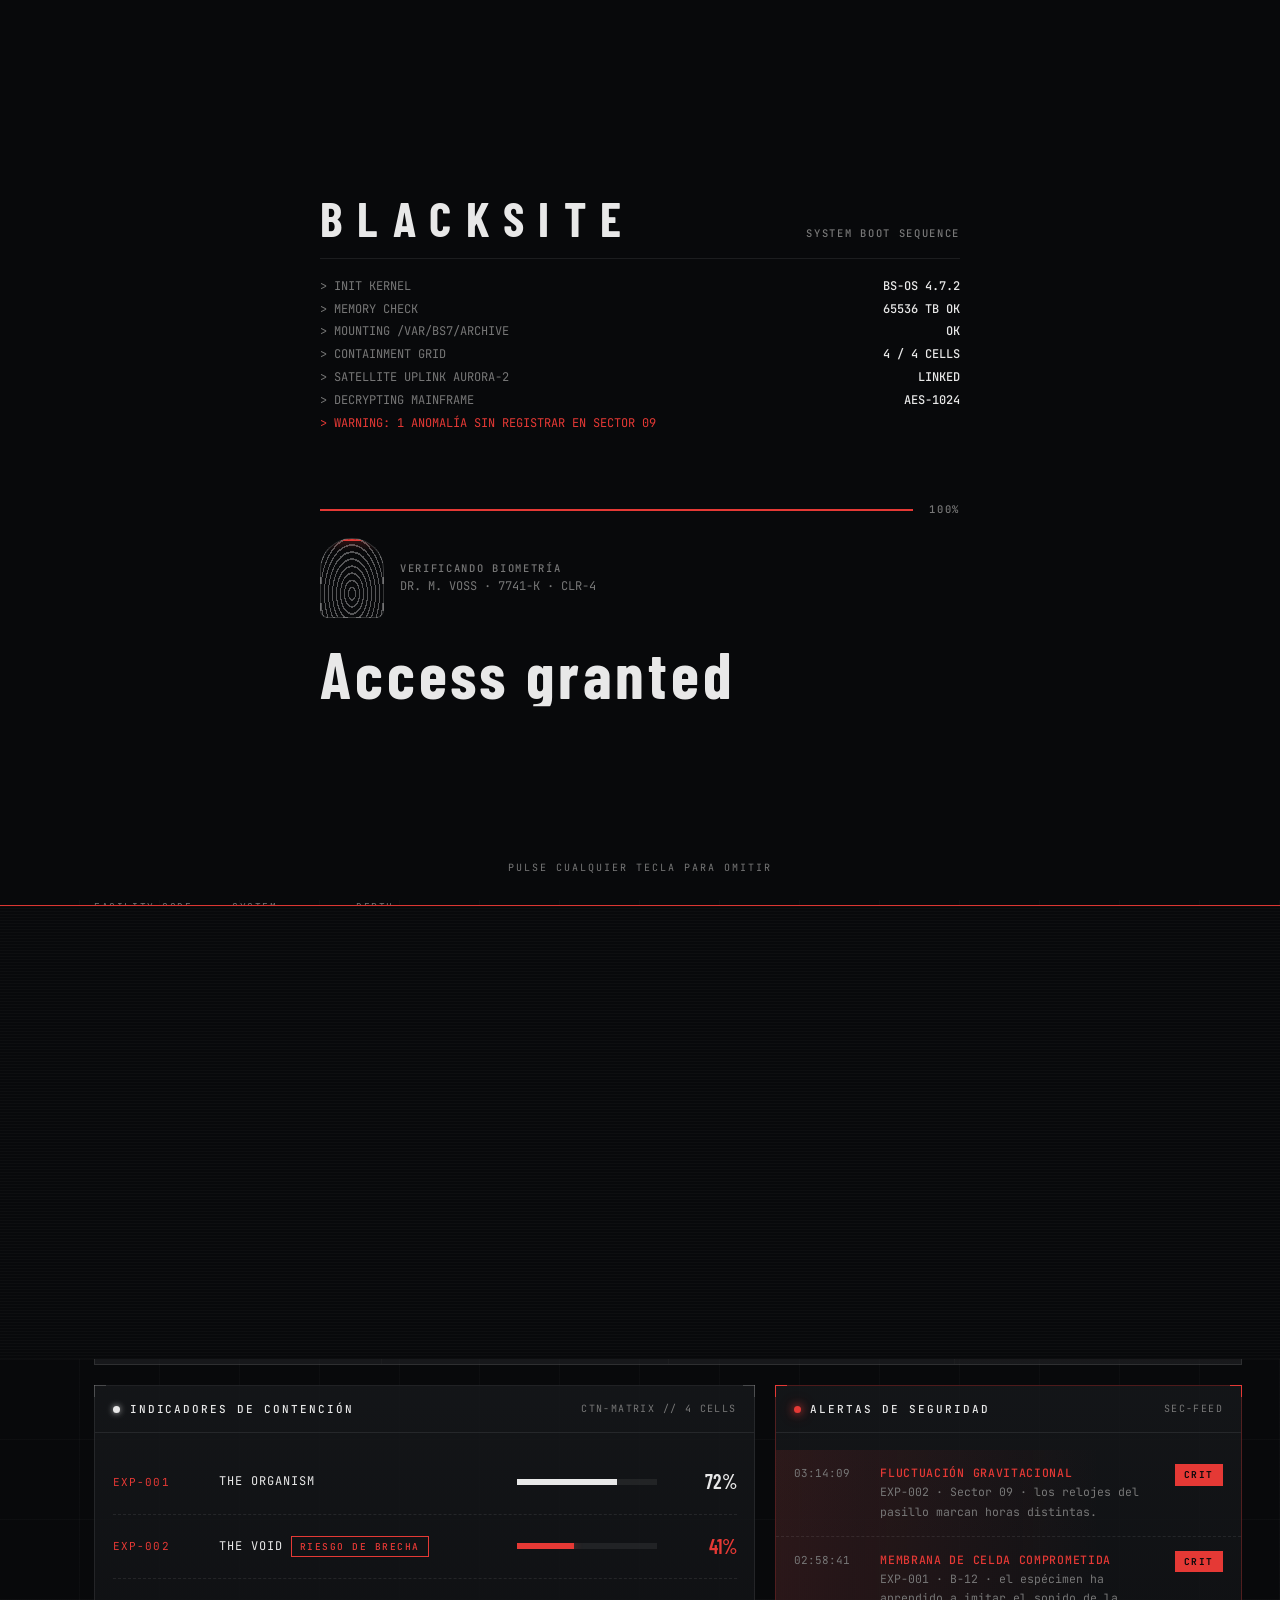
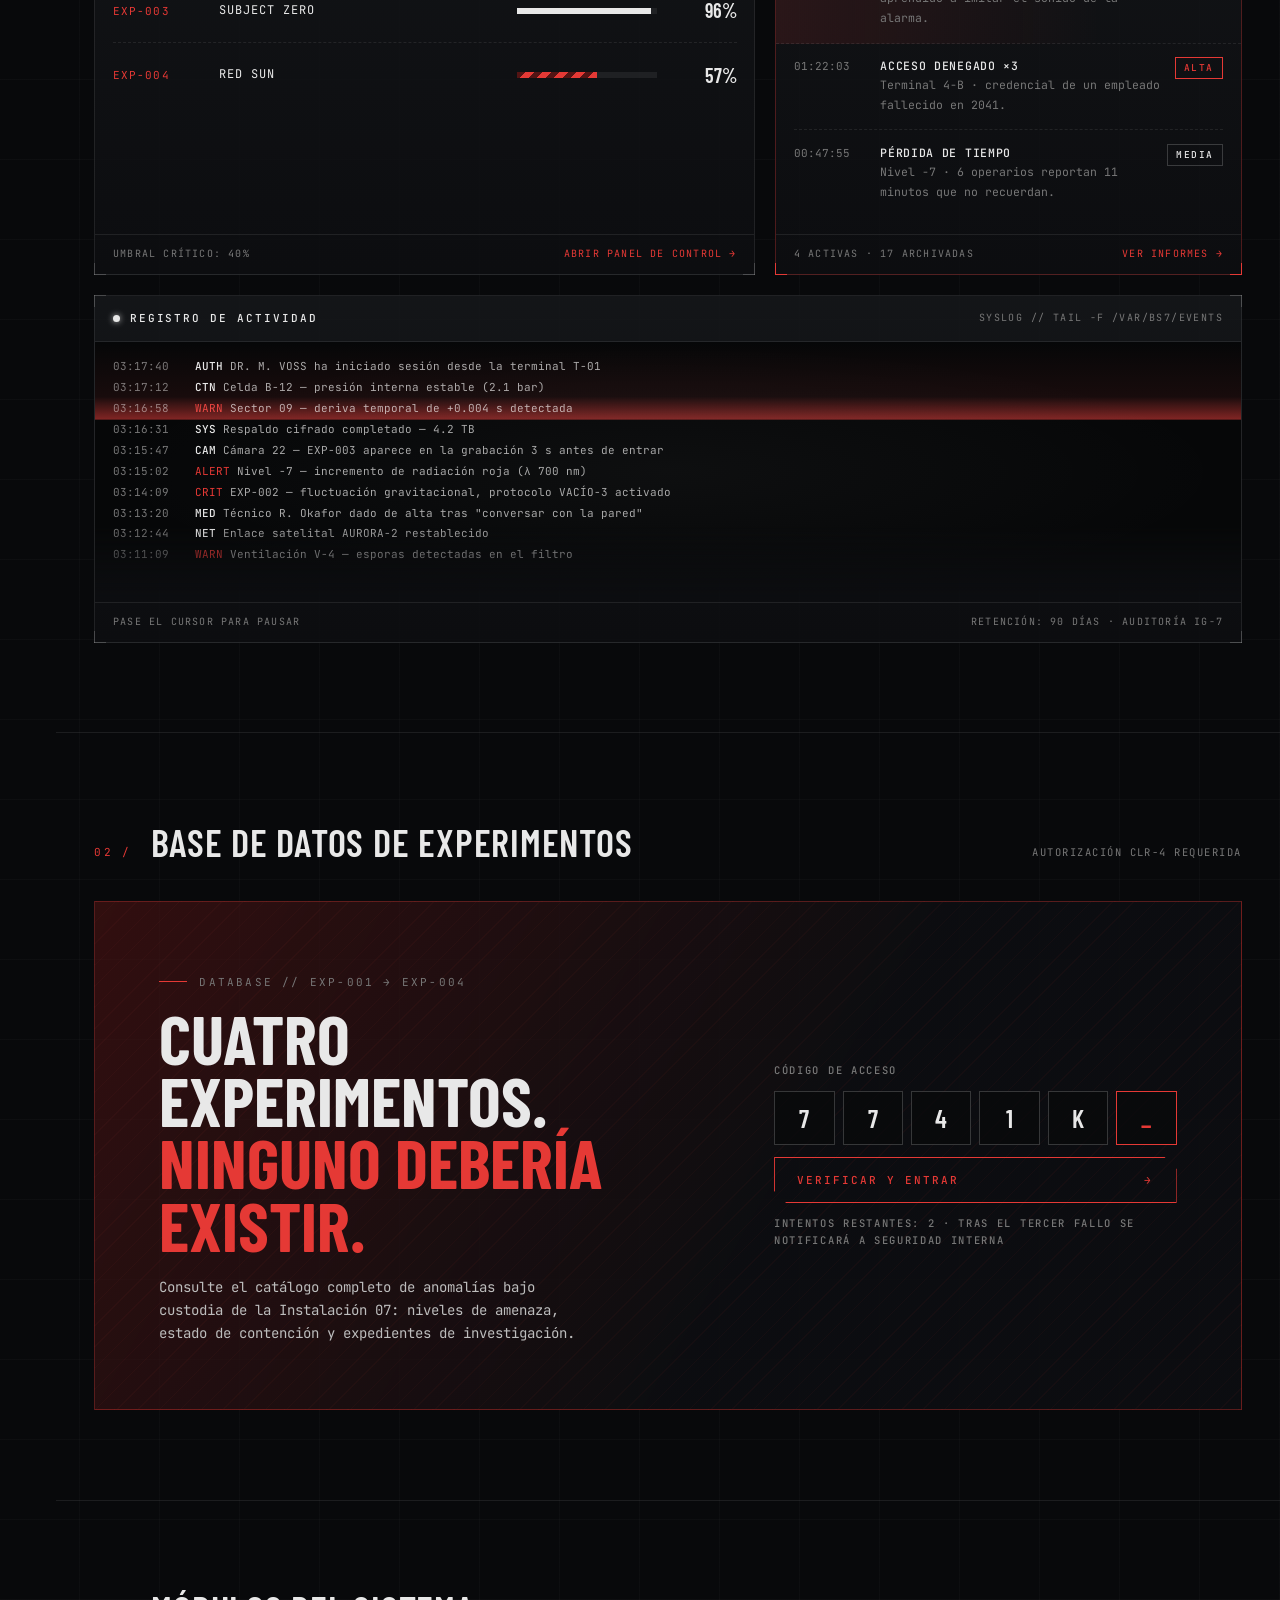
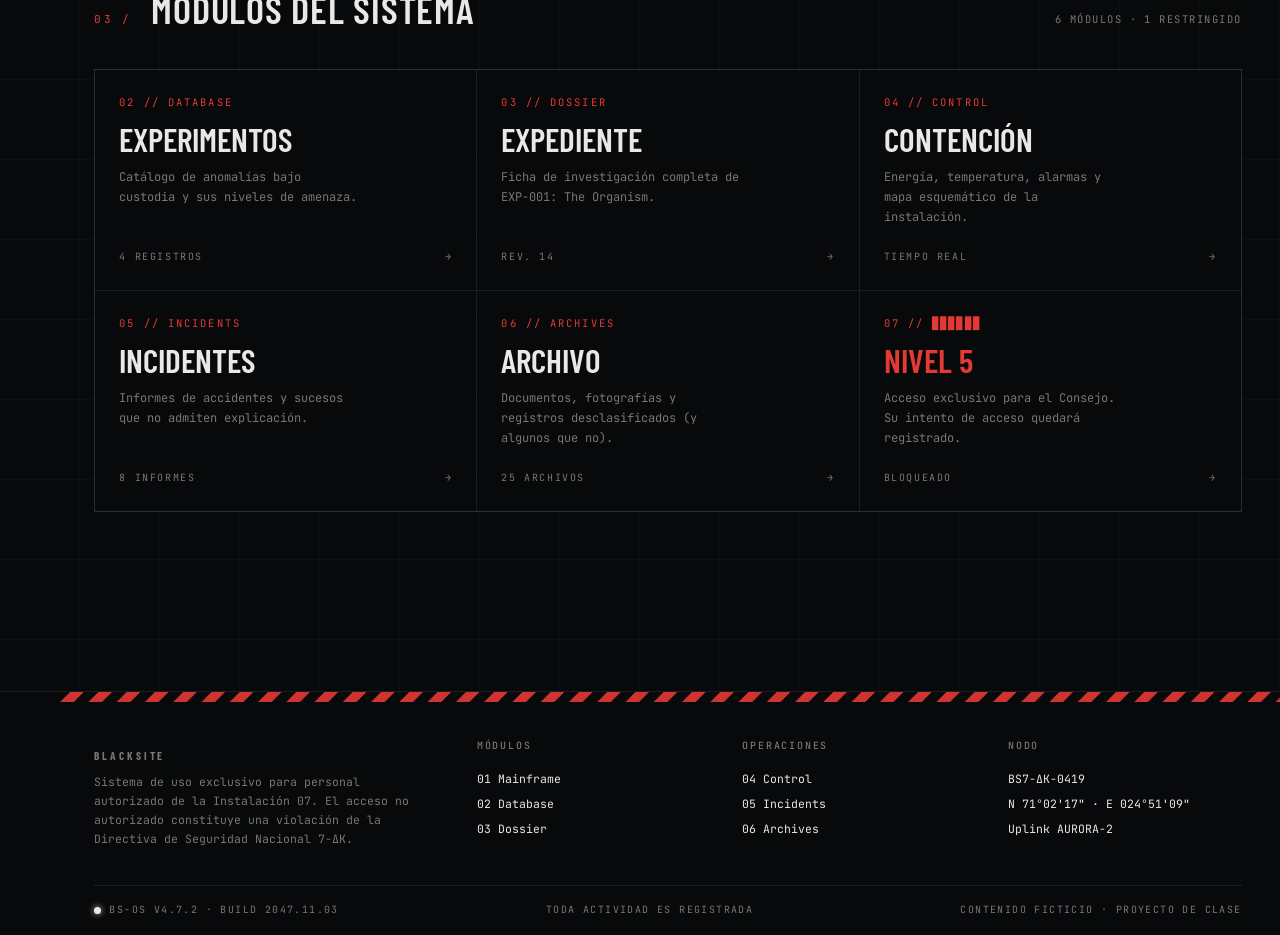
<file: index.html>
<!DOCTYPE html>
<html lang="es">
<head>
  <meta charset="UTF-8">
  <meta name="viewport" content="width=device-width, initial-scale=1">
  <meta name="description" content="BLACKSITE — Sistema interno de la Instalación 07. Acceso restringido.">
  <title>MAINFRAME · BLACKSITE</title>
  <link rel="preconnect" href="https://fonts.googleapis.com">
  <link rel="preconnect" href="https://fonts.gstatic.com" crossorigin>
  <link rel="stylesheet" href="https://fonts.googleapis.com/css2?family=Barlow+Condensed:wght@400;500;600;700&family=JetBrains+Mono:wght@400;500;700&display=swap">
  <link rel="stylesheet" href="css/style.css">
  <!-- Núcleo JS: sin defer para marcar <html class="js"> antes del primer pintado -->
  <script src="js/core.js"></script>
</head>
<body data-page="mainframe">

  <a class="skip-link" href="#main">Saltar al contenido</a>

  <!-- Secuencia de arranque del sistema (solo en el Mainframe) -->
  <div class="boot" aria-hidden="true">
    <div class="boot__inner">
      <p class="boot__logo">BLACKSITE</p>
      <p class="boot__line">&gt; INIT KERNEL ............ <span>BS-OS 4.7.2</span></p>
      <p class="boot__line">&gt; VERIFYING BIOMETRICS ... <span>OK</span></p>
      <p class="boot__line">&gt; CLEARANCE LEVEL ....... <span>4 / 5</span></p>
      <p class="boot__line">&gt; DECRYPTING MAINFRAME .. <span>AES-1024</span></p>
      <p class="boot__line">&gt; WARNING: 1 ANOMALÍA SIN REGISTRAR EN SECTOR 09</p>
      <div class="boot__bar"></div>
    </div>
  </div>
  <div class="loadbar" aria-hidden="true"></div>
  <div class="watermark" aria-hidden="true">CLASSIFIED</div>

  <!-- ===================== BARRA SUPERIOR ===================== -->
  <header class="topbar">
    <a class="brand" href="index.html" aria-label="BLACKSITE — volver al Mainframe">
      <span class="brand__mark" aria-hidden="true"></span>
      <span>
        <span class="brand__name">BLACKSITE</span>
        <span class="brand__sub">FACILITY 07 // ΔK</span>
      </span>
    </a>

    <input type="checkbox" id="nav-toggle" class="nav-toggle" aria-label="Abrir menú">
    <label for="nav-toggle" class="nav-burger" aria-hidden="true"><span class="nav-burger__icon"></span>MENU</label>

    <nav class="nav" aria-label="Navegación principal">
      <ul class="nav__list">
        <li class="nav__item"><a class="nav__link" href="index.html" aria-current="page"><span class="nav__num">01</span>Mainframe</a></li>
        <li class="nav__item"><a class="nav__link" href="experiments.html"><span class="nav__num">02</span>Database</a></li>
        <li class="nav__item"><a class="nav__link" href="dossier.html"><span class="nav__num">03</span>Dossier</a></li>
        <li class="nav__item"><a class="nav__link" href="control.html"><span class="nav__num">04</span>Control</a></li>
        <li class="nav__item"><a class="nav__link" href="incidents.html"><span class="nav__num">05</span>Incidents</a></li>
        <li class="nav__item nav__item--drop">
          <a class="nav__link" href="archives.html" aria-haspopup="true"><span class="nav__num">06</span>Archives <span class="nav__caret" aria-hidden="true"></span></a>
          <div class="dropdown">
            <a class="dropdown__link" href="archives.html#documents"><span>06.1</span>Documentos<span>12</span></a>
            <a class="dropdown__link" href="archives.html#photos"><span>06.2</span>Fotografías<span>06</span></a>
            <a class="dropdown__link" href="archives.html#logs"><span>06.3</span>Registros de audio<span>03</span></a>
            <a class="dropdown__link" href="archives.html#locked"><span>06.4</span>Expedientes bloqueados<span>04</span></a>
          </div>
        </li>
      </ul>
    </nav>

    <div class="access" role="status">
      <span class="led led--red led--blink" aria-hidden="true"></span>
      <span class="access__text">Restricted access</span>
      <span class="access__lvl">CLR-4</span>
    </div>
  </header>

  <!-- Metabarra: fecha, código de instalación, coordenadas -->
  <div class="metabar" aria-label="Datos de sesión">
    <div class="metabar__item"><span class="metabar__key">Date</span><span class="metabar__val" data-clock>13.11.2047 — 03:17:42 UTC</span></div>
    <div class="metabar__item"><span class="metabar__key">Facility</span><span class="metabar__val">BS7-ΔK-0419</span></div>
    <div class="metabar__item"><span class="metabar__key">Coords</span><span class="metabar__val">N 71°02'17" · E 024°51'09"</span></div>
    <div class="metabar__item"><span class="metabar__key">Operator</span><span class="metabar__val">DR. M. VOSS · 7741-K</span></div>
    <div class="metabar__item"><span class="led led--on led--pulse" aria-hidden="true"></span><span class="metabar__val">Session encrypted</span></div>
  </div>

  <!-- Raíl lateral -->
  <aside class="rail" aria-hidden="true">
    <span class="rail__num">01<small>/06</small></span>
    <span class="rail__text">Mainframe // Sector 07 // Nivel −4</span>
    <span class="rail__ticks"></span>
  </aside>

  <main id="main" class="page">

    <!-- ===================== HERO ===================== -->
    <section class="hero container" aria-labelledby="hero-title">
      <div class="hero__grid">
        <div class="hero__copy">
          <div class="hero__status">
            <span class="tag tag--solid">Confidential</span>
            <span class="tag tag--red"><span class="led led--red led--blink" aria-hidden="true"></span>Alerta nivel 4</span>
            <span class="tag tag--ghost">Transmisión 0x7F</span>
          </div>

          <h1 id="hero-title" class="hero__title">
            <span class="line">Lo que contenemos</span>
            <span class="line line--outline">aquí no debería</span>
            <span class="line"><span class="glitch text-red" data-text="existir.">existir.</span></span>
          </h1>

          <p class="hero__lead">
            Bienvenido al sistema central de la Instalación 07. Bajo cuatro kilómetros de
            permafrost estudiamos fenómenos que la ciencia oficial considera imposibles.
            Todo lo que vea en esta terminal está clasificado. Toda su actividad está siendo
            registrada<span class="cursor"></span>
          </p>

          <div class="hero__actions">
            <a class="btn btn--primary" href="experiments.html">Acceder a la base de datos <span class="btn__arrow" aria-hidden="true">→</span></a>
            <a class="btn btn--ghost" href="control.html">Panel de contención <span class="btn__arrow" aria-hidden="true">→</span></a>
            <button type="button" class="btn btn--ghost js-only" data-action="terminal">Abrir terminal <span class="btn__arrow" aria-hidden="true">&gt;_</span></button>
          </div>

          <dl class="hero__codes">
            <div><dt>Facility code</dt><dd>BS7-ΔK-0419</dd></div>
            <div><dt>System</dt><dd>BS-OS v4.7.2</dd></div>
            <div><dt>Depth</dt><dd>−4.120 m</dd></div>
          </dl>
        </div>

        <!-- Radar de perímetro -->
        <div class="hero__visual" aria-label="Escáner de perímetro del sector 07">
          <div class="hero__visual-meta">
            <span class="label">Perimeter scan — sector 07</span>
            <span class="label text-red blink">● Live</span>
          </div>
          <div class="radar" role="img" aria-label="Radar con tres señales detectadas, una sin identificar">
            <div class="radar__sweep"></div>
            <span class="radar__blip" style="--x:68%; --y:30%; --d:.5s"></span>
            <span class="radar__label" style="--x:68%; --y:30%">UNK-09</span>
            <span class="radar__blip radar__blip--white" style="--x:30%; --y:62%; --d:2.4s"></span>
            <span class="radar__blip radar__blip--white" style="--x:44%; --y:24%; --d:3.6s"></span>
            <span class="radar__blip" style="--x:74%; --y:72%; --d:1.2s"></span>
            <span class="radar__label" style="--x:74%; --y:72%">EXP-002</span>
          </div>
          <div class="hero__visual-foot">
            <div><span class="label">Contactos</span><strong>04</strong></div>
            <div><span class="label">No ident.</span><strong class="text-red">01</strong></div>
            <div><span class="label">Radio</span><strong>3.2 km</strong></div>
          </div>
        </div>
      </div>
    </section>

    <!-- Ticker de alertas -->
    <div class="ticker" aria-label="Alertas en curso">
      <div class="ticker__track">
        <span>Celda B-12: actividad biológica +340%</span>
        <span>Sector 09: lectura gravitacional anómala</span>
        <span>Sujeto cero solicita hablar con "el de mañana"</span>
        <span>Nivel −7: el sol rojo ha vuelto a salir a las 03:00</span>
        <span>Puerta 7-C sellada por protocolo</span>
        <span>Recordatorio: no mire directamente a EXP-002</span>
        <span aria-hidden="true">Celda B-12: actividad biológica +340%</span>
        <span aria-hidden="true">Sector 09: lectura gravitacional anómala</span>
        <span aria-hidden="true">Sujeto cero solicita hablar con "el de mañana"</span>
        <span aria-hidden="true">Nivel −7: el sol rojo ha vuelto a salir a las 03:00</span>
        <span aria-hidden="true">Puerta 7-C sellada por protocolo</span>
        <span aria-hidden="true">Recordatorio: no mire directamente a EXP-002</span>
      </div>
    </div>

    <!-- ===================== 01 · ESTADO DE LA INSTALACIÓN ===================== -->
    <section class="section container" aria-labelledby="status-title">
      <header class="section-head">
        <span class="section-head__num">01 /</span>
        <h2 id="status-title" class="section-head__title">Estado de la instalación</h2>
        <span class="section-head__meta" data-updated>Actualizado hace 00:00:04</span>
      </header>

      <div class="stats-grid">
        <article class="stat">
          <span class="label">Experimentos activos</span>
          <span class="stat__value">04<span class="stat__unit">/ 04</span></span>
          <span class="stat__note"><span class="led led--red led--blink" aria-hidden="true"></span>+1 sin registrar</span>
        </article>
        <article class="stat">
          <span class="label">Integridad de contención</span>
          <span class="stat__value" data-bind="integrity-avg">87.4<span class="stat__unit">%</span></span>
          <div class="bar bar--seg bar--live"><span class="bar__fill" style="--value:87%"></span></div>
        </article>
        <article class="stat">
          <span class="label">Personal en instalación</span>
          <span class="stat__value" data-bind="personnel">142</span>
          <span class="stat__note"><span class="led led--on" aria-hidden="true"></span>3 sin localizar</span>
        </article>
        <article class="stat stat--alert alarm-flash">
          <span class="label">Nivel de amenaza global</span>
          <span class="stat__value">CRÍT.</span>
          <span class="threat" data-level="4" aria-label="Amenaza 4 de 5"><span></span><span></span><span></span><span></span><span></span></span>
        </article>
      </div>

      <div class="home-grid">
        <!-- Indicadores de contención -->
        <article class="panel home-grid__containment">
          <header class="panel__head">
            <h3 class="panel__title"><span class="led led--on" aria-hidden="true"></span>Indicadores de contención</h3>
            <span class="panel__code">CTN-MATRIX // 4 CELLS</span>
          </header>
          <div class="panel__body">
            <div class="containment-row">
              <span class="containment-row__id">EXP-001</span>
              <span class="containment-row__name">The Organism</span>
              <div class="bar bar--live"><span class="bar__fill" data-bind="integrity-bar" data-exp="EXP-001" style="--value:72%"></span></div>
              <span class="containment-row__pct" data-bind="integrity" data-exp="EXP-001">72%</span>
            </div>
            <div class="containment-row">
              <span class="containment-row__id">EXP-002</span>
              <span class="containment-row__name">The Void <span class="tag tag--red">Riesgo de brecha</span></span>
              <div class="bar bar--red bar--live"><span class="bar__fill" data-bind="integrity-bar" data-exp="EXP-002" style="--value:41%; --delay:.4s"></span></div>
              <span class="containment-row__pct text-red" data-bind="integrity" data-exp="EXP-002">41%</span>
            </div>
            <div class="containment-row">
              <span class="containment-row__id">EXP-003</span>
              <span class="containment-row__name">Subject Zero</span>
              <div class="bar"><span class="bar__fill" data-bind="integrity-bar" data-exp="EXP-003" style="--value:96%; --delay:.6s"></span></div>
              <span class="containment-row__pct" data-bind="integrity" data-exp="EXP-003">96%</span>
            </div>
            <div class="containment-row">
              <span class="containment-row__id">EXP-004</span>
              <span class="containment-row__name">Red Sun</span>
              <div class="bar bar--striped"><span class="bar__fill" data-bind="integrity-bar" data-exp="EXP-004" style="--value:58%; --delay:.8s"></span></div>
              <span class="containment-row__pct" data-bind="integrity" data-exp="EXP-004">58%</span>
            </div>
          </div>
          <footer class="panel__foot">
            <span>Umbral crítico: 40%</span>
            <a href="control.html" class="text-red">Abrir panel de control →</a>
          </footer>
        </article>

        <!-- Alertas de seguridad -->
        <article class="panel panel--alert home-grid__alerts">
          <header class="panel__head">
            <h3 class="panel__title"><span class="led led--red led--blink" aria-hidden="true"></span>Alertas de seguridad</h3>
            <span class="panel__code">SEC-FEED</span>
          </header>
          <div class="panel__body">
            <ul class="alert-list">
              <li class="alert alert--critical">
                <time class="alert__time">03:14:09</time>
                <p class="alert__msg"><strong>Fluctuación gravitacional</strong><span>EXP-002 · Sector 09 · los relojes del pasillo marcan horas distintas.</span></p>
                <span class="tag tag--solid">Crit</span>
              </li>
              <li class="alert alert--critical">
                <time class="alert__time">02:58:41</time>
                <p class="alert__msg"><strong>Membrana de celda comprometida</strong><span>EXP-001 · B-12 · el espécimen ha aprendido a imitar el sonido de la alarma.</span></p>
                <span class="tag tag--solid">Crit</span>
              </li>
              <li class="alert">
                <time class="alert__time">01:22:03</time>
                <p class="alert__msg"><strong>Acceso denegado ×3</strong><span>Terminal 4-B · credencial de un empleado fallecido en 2041.</span></p>
                <span class="tag tag--red">Alta</span>
              </li>
              <li class="alert">
                <time class="alert__time">00:47:55</time>
                <p class="alert__msg"><strong>Pérdida de tiempo</strong><span>Nivel −7 · 6 operarios reportan 11 minutos que no recuerdan.</span></p>
                <span class="tag">Media</span>
              </li>
            </ul>
          </div>
          <footer class="panel__foot">
            <span>4 activas · 17 archivadas</span>
            <a href="incidents.html" class="text-red">Ver informes →</a>
          </footer>
        </article>

        <!-- Registro de actividad (pantalla de monitorización) -->
        <article class="panel home-grid__log">
          <header class="panel__head">
            <h3 class="panel__title"><span class="led led--on led--pulse" aria-hidden="true"></span>Registro de actividad</h3>
            <span class="panel__code">SYSLOG // TAIL -F /VAR/BS7/EVENTS</span>
          </header>
          <div class="monitor scan" aria-label="Registro de eventos del sistema">
            <div class="monitor__feed">
              <p class="monitor__line"><time>03:17:40</time><span><b>AUTH</b> DR. M. VOSS ha iniciado sesión desde la terminal T-01</span></p>
              <p class="monitor__line"><time>03:17:12</time><span><b>CTN</b> Celda B-12 — presión interna estable (2.1 bar)</span></p>
              <p class="monitor__line"><time>03:16:58</time><span><em>WARN</em> Sector 09 — deriva temporal de +0.004 s detectada</span></p>
              <p class="monitor__line"><time>03:16:31</time><span><b>SYS</b> Respaldo cifrado completado — 4.2 TB</span></p>
              <p class="monitor__line"><time>03:15:47</time><span><b>CAM</b> Cámara 22 — EXP-003 aparece en la grabación 3 s antes de entrar</span></p>
              <p class="monitor__line"><time>03:15:02</time><span><em>ALERT</em> Nivel −7 — incremento de radiación roja (λ 700 nm)</span></p>
              <p class="monitor__line"><time>03:14:09</time><span><em>CRIT</em> EXP-002 — fluctuación gravitacional, protocolo VACÍO-3 activado</span></p>
              <p class="monitor__line"><time>03:13:20</time><span><b>MED</b> Técnico R. Okafor dado de alta tras "conversar con la pared"</span></p>
              <p class="monitor__line"><time>03:12:44</time><span><b>NET</b> Enlace satelital AURORA-2 restablecido</span></p>
              <p class="monitor__line"><time>03:11:09</time><span><em>WARN</em> Ventilación V-4 — esporas detectadas en el filtro</span></p>
              <!-- Duplicado para el scroll infinito -->
              <p class="monitor__line" aria-hidden="true"><time>03:17:40</time><span><b>AUTH</b> DR. M. VOSS ha iniciado sesión desde la terminal T-01</span></p>
              <p class="monitor__line" aria-hidden="true"><time>03:17:12</time><span><b>CTN</b> Celda B-12 — presión interna estable (2.1 bar)</span></p>
              <p class="monitor__line" aria-hidden="true"><time>03:16:58</time><span><em>WARN</em> Sector 09 — deriva temporal de +0.004 s detectada</span></p>
              <p class="monitor__line" aria-hidden="true"><time>03:16:31</time><span><b>SYS</b> Respaldo cifrado completado — 4.2 TB</span></p>
              <p class="monitor__line" aria-hidden="true"><time>03:15:47</time><span><b>CAM</b> Cámara 22 — EXP-003 aparece en la grabación 3 s antes de entrar</span></p>
              <p class="monitor__line" aria-hidden="true"><time>03:15:02</time><span><em>ALERT</em> Nivel −7 — incremento de radiación roja (λ 700 nm)</span></p>
              <p class="monitor__line" aria-hidden="true"><time>03:14:09</time><span><em>CRIT</em> EXP-002 — fluctuación gravitacional, protocolo VACÍO-3 activado</span></p>
              <p class="monitor__line" aria-hidden="true"><time>03:13:20</time><span><b>MED</b> Técnico R. Okafor dado de alta tras "conversar con la pared"</span></p>
              <p class="monitor__line" aria-hidden="true"><time>03:12:44</time><span><b>NET</b> Enlace satelital AURORA-2 restablecido</span></p>
              <p class="monitor__line" aria-hidden="true"><time>03:11:09</time><span><em>WARN</em> Ventilación V-4 — esporas detectadas en el filtro</span></p>
            </div>
          </div>
          <footer class="panel__foot">
            <span>Pase el cursor para pausar</span>
            <span>Retención: 90 días · Auditoría IG-7</span>
          </footer>
        </article>
      </div>
    </section>

    <!-- ===================== 02 · ACCESO A LA BASE DE DATOS ===================== -->
    <section class="section container" aria-labelledby="db-title">
      <header class="section-head">
        <span class="section-head__num">02 /</span>
        <h2 id="db-title" class="section-head__title">Base de datos de experimentos</h2>
        <span class="section-head__meta">Autorización CLR-4 requerida</span>
      </header>

      <div class="access-cta">
        <div>
          <span class="kicker">Database // EXP-001 → EXP-004</span>
          <p class="access-cta__title" style="margin-top:1rem">Cuatro experimentos.<br><span class="text-red">Ninguno debería existir.</span></p>
          <p class="page-lead" style="margin-top:1.25rem">
            Consulte el catálogo completo de anomalías bajo custodia de la Instalación 07:
            niveles de amenaza, estado de contención y expedientes de investigación.
          </p>
        </div>
        <div class="access-cta__keypad">
          <span class="label">Código de acceso</span>
          <div class="code-input" aria-hidden="true">
            <span>7</span><span>7</span><span>4</span><span>1</span><span>K</span><span>_</span>
          </div>
          <a class="btn btn--primary btn--block" href="experiments.html">Verificar y entrar <span class="btn__arrow" aria-hidden="true">→</span></a>
          <span class="label">Intentos restantes: 2 · Tras el tercer fallo se notificará a Seguridad Interna</span>
        </div>
      </div>
    </section>

    <!-- ===================== 03 · MÓDULOS DEL SISTEMA ===================== -->
    <section class="section container" aria-labelledby="mod-title">
      <header class="section-head">
        <span class="section-head__num">03 /</span>
        <h2 id="mod-title" class="section-head__title">Módulos del sistema</h2>
        <span class="section-head__meta">6 módulos · 1 restringido</span>
      </header>

      <nav class="modules" aria-label="Módulos">
        <a class="module" href="experiments.html">
          <span class="module__num">02 // DATABASE</span>
          <span class="module__name">Experimentos</span>
          <span class="module__desc">Catálogo de anomalías bajo custodia y sus niveles de amenaza.</span>
          <span class="module__go"><span>4 registros</span><span>→</span></span>
        </a>
        <a class="module" href="dossier.html">
          <span class="module__num">03 // DOSSIER</span>
          <span class="module__name">Expediente</span>
          <span class="module__desc">Ficha de investigación completa de EXP-001: The Organism.</span>
          <span class="module__go"><span>Rev. 14</span><span>→</span></span>
        </a>
        <a class="module" href="control.html">
          <span class="module__num">04 // CONTROL</span>
          <span class="module__name">Contención</span>
          <span class="module__desc">Energía, temperatura, alarmas y mapa esquemático de la instalación.</span>
          <span class="module__go"><span>Tiempo real</span><span>→</span></span>
        </a>
        <a class="module" href="incidents.html">
          <span class="module__num">05 // INCIDENTS</span>
          <span class="module__name">Incidentes</span>
          <span class="module__desc">Informes de accidentes y sucesos que no admiten explicación.</span>
          <span class="module__go"><span>8 informes</span><span>→</span></span>
        </a>
        <a class="module" href="archives.html">
          <span class="module__num">06 // ARCHIVES</span>
          <span class="module__name">Archivo</span>
          <span class="module__desc">Documentos, fotografías y registros desclasificados (y algunos que no).</span>
          <span class="module__go"><span>25 archivos</span><span>→</span></span>
        </a>
        <a class="module" href="archives.html#locked">
          <span class="module__num">07 // ██████</span>
          <span class="module__name text-red">Nivel 5</span>
          <span class="module__desc">Acceso exclusivo para el Consejo. Su intento de acceso quedará registrado.</span>
          <span class="module__go"><span>Bloqueado</span><span>→</span></span>
        </a>
      </nav>
    </section>

  </main>

  <!-- ===================== BARRA DE ESTADO ===================== -->
  <footer class="statusbar">
    <div class="hazard" aria-hidden="true"></div>
    <div class="container">
      <div class="statusbar__grid">
        <div>
          <p class="statusbar__brand">BLACKSITE</p>
          <p>Sistema de uso exclusivo para personal autorizado de la Instalación 07. El acceso no autorizado constituye una violación de la Directiva de Seguridad Nacional 7-ΔK.</p>
        </div>
        <div>
          <h4>Módulos</h4>
          <ul>
            <li><a href="index.html">01 Mainframe</a></li>
            <li><a href="experiments.html">02 Database</a></li>
            <li><a href="dossier.html">03 Dossier</a></li>
          </ul>
        </div>
        <div>
          <h4>Operaciones</h4>
          <ul>
            <li><a href="control.html">04 Control</a></li>
            <li><a href="incidents.html">05 Incidents</a></li>
            <li><a href="archives.html">06 Archives</a></li>
          </ul>
        </div>
        <div>
          <h4>Nodo</h4>
          <ul>
            <li>BS7-ΔK-0419</li>
            <li>N 71°02'17" · E 024°51'09"</li>
            <li>Uplink AURORA-2</li>
          </ul>
        </div>
      </div>
      <div class="statusbar__bottom">
        <span><span class="led led--on led--pulse" aria-hidden="true"></span>BS-OS v4.7.2 · Build 2047.11.03</span>
        <span>Toda actividad es registrada</span>
        <span>Contenido ficticio · Proyecto de clase</span>
      </div>
    </div>
  </footer>

  <!-- ============ CAPA INTERACTIVA · BLACKSITE OS v2.0 ============ -->
  <script src="js/data.js" defer></script>
  <script src="js/prefs.js" defer></script>
  <script src="js/audio.js" defer></script>
  <script src="js/notify.js" defer></script>
  <script src="js/ui.js" defer></script>
  <script src="js/secrets.js" defer></script>
  <script src="js/clock.js" defer></script>
  <script src="js/boot.js" defer></script>
  <script src="js/transitions.js" defer></script>
  <script src="js/cursor.js" defer></script>
  <script src="js/monitor.js" defer></script>
  <script src="js/anomalies.js" defer></script>
  <script src="js/alarms.js" defer></script>
  <script src="js/terminal.js" defer></script>
  <script src="js/database.js" defer></script>
  <script src="js/dossier.js" defer></script>
  <script src="js/control.js" defer></script>
  <script src="js/incidents.js" defer></script>
  <script src="js/archives.js" defer></script>
  <script src="js/main.js" defer></script>
</body>
</html>
</file>
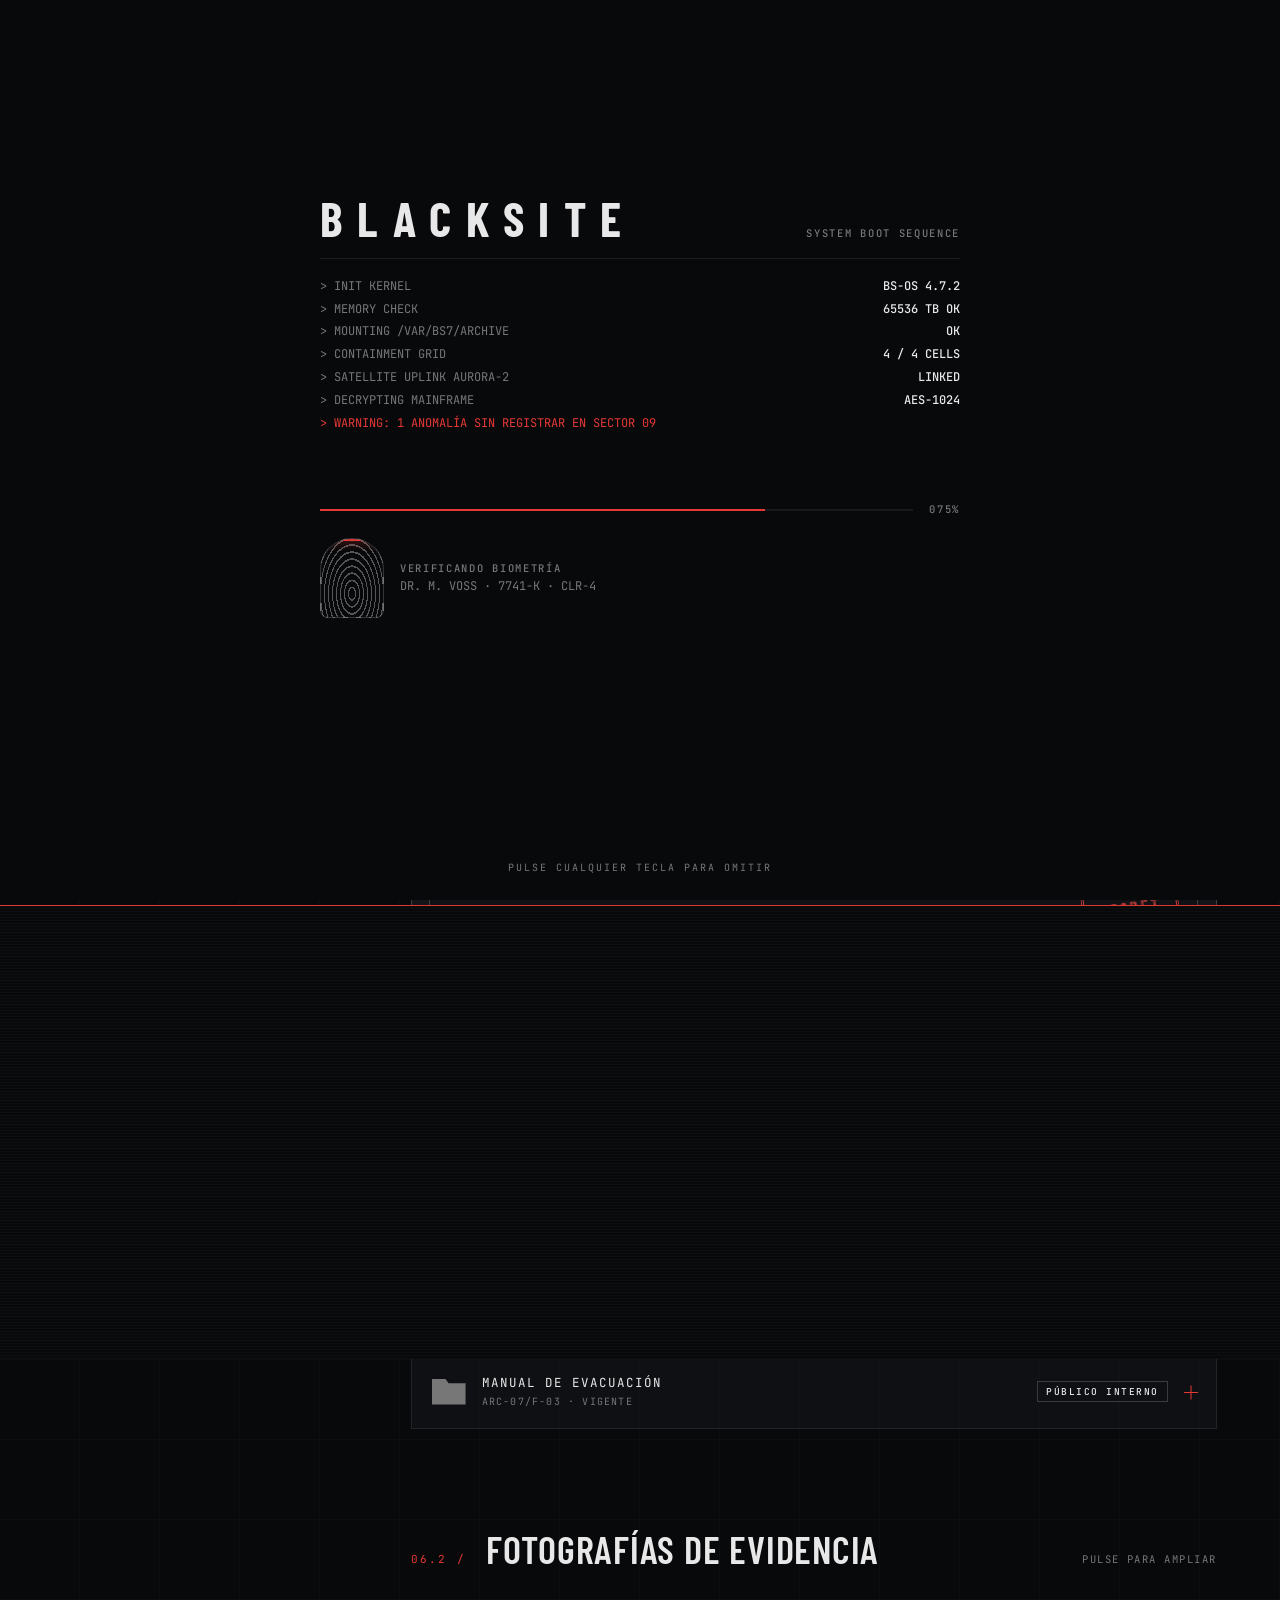
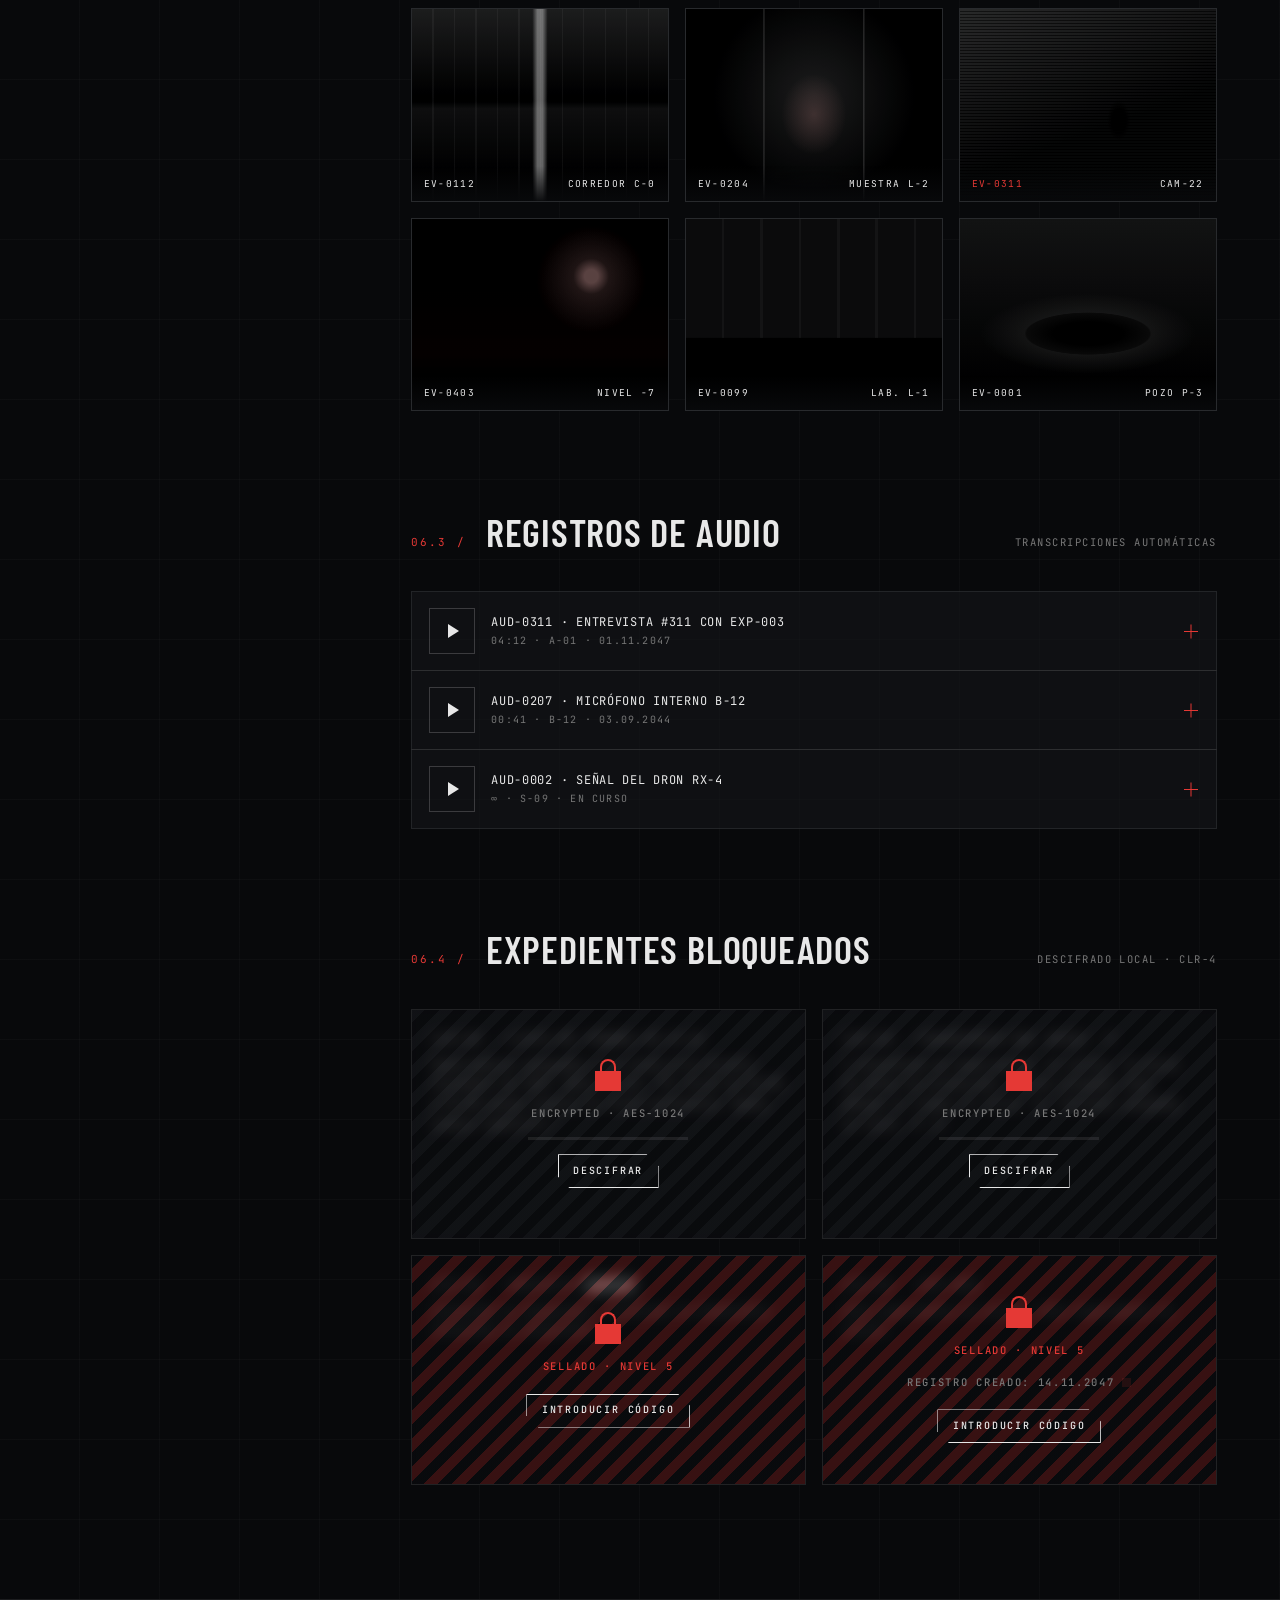
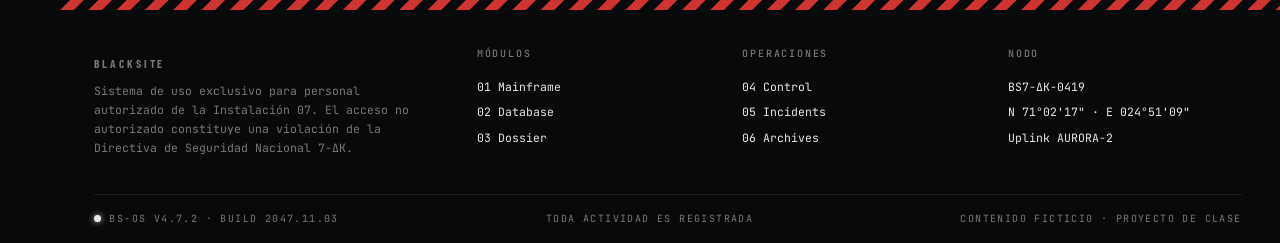
<file: archives.html>
<!DOCTYPE html>
<html lang="es">
<head>
  <meta charset="UTF-8">
  <meta name="viewport" content="width=device-width, initial-scale=1">
  <meta name="description" content="BLACKSITE — Archivo clasificado: documentos, fotografías y registros.">
  <title>CLASSIFIED ARCHIVES · BLACKSITE</title>
  <link rel="preconnect" href="https://fonts.googleapis.com">
  <link rel="preconnect" href="https://fonts.gstatic.com" crossorigin>
  <link rel="stylesheet" href="https://fonts.googleapis.com/css2?family=Barlow+Condensed:wght@400;500;600;700&family=JetBrains+Mono:wght@400;500;700&display=swap">
  <link rel="stylesheet" href="css/style.css">
  <!-- Núcleo JS: sin defer para marcar <html class="js"> antes del primer pintado -->
  <script src="js/core.js"></script>
</head>
<body data-page="archives">

  <a class="skip-link" href="#main">Saltar al contenido</a>

  <div class="loadbar" aria-hidden="true"></div>
  <div class="watermark" aria-hidden="true">CLASSIFIED</div>

  <!-- ===================== BARRA SUPERIOR ===================== -->
  <header class="topbar">
    <a class="brand" href="index.html" aria-label="BLACKSITE — volver al Mainframe">
      <span class="brand__mark" aria-hidden="true"></span>
      <span>
        <span class="brand__name">BLACKSITE</span>
        <span class="brand__sub">FACILITY 07 // ΔK</span>
      </span>
    </a>

    <input type="checkbox" id="nav-toggle" class="nav-toggle" aria-label="Abrir menú">
    <label for="nav-toggle" class="nav-burger" aria-hidden="true"><span class="nav-burger__icon"></span>MENU</label>

    <nav class="nav" aria-label="Navegación principal">
      <ul class="nav__list">
        <li class="nav__item"><a class="nav__link" href="index.html"><span class="nav__num">01</span>Mainframe</a></li>
        <li class="nav__item"><a class="nav__link" href="experiments.html"><span class="nav__num">02</span>Database</a></li>
        <li class="nav__item"><a class="nav__link" href="dossier.html"><span class="nav__num">03</span>Dossier</a></li>
        <li class="nav__item"><a class="nav__link" href="control.html"><span class="nav__num">04</span>Control</a></li>
        <li class="nav__item"><a class="nav__link" href="incidents.html"><span class="nav__num">05</span>Incidents</a></li>
        <li class="nav__item nav__item--drop">
          <a class="nav__link" href="archives.html" aria-current="page" aria-haspopup="true"><span class="nav__num">06</span>Archives <span class="nav__caret" aria-hidden="true"></span></a>
          <div class="dropdown">
            <a class="dropdown__link" href="archives.html#documents"><span>06.1</span>Documentos<span>12</span></a>
            <a class="dropdown__link" href="archives.html#photos"><span>06.2</span>Fotografías<span>06</span></a>
            <a class="dropdown__link" href="archives.html#logs"><span>06.3</span>Registros de audio<span>03</span></a>
            <a class="dropdown__link" href="archives.html#locked"><span>06.4</span>Expedientes bloqueados<span>04</span></a>
          </div>
        </li>
      </ul>
    </nav>

    <div class="access" role="status">
      <span class="led led--red led--blink" aria-hidden="true"></span>
      <span class="access__text">Restricted access</span>
      <span class="access__lvl">CLR-4</span>
    </div>
  </header>

  <!-- Metabarra: fecha, código de instalación, coordenadas -->
  <div class="metabar" aria-label="Datos de sesión">
    <div class="metabar__item"><span class="metabar__key">Date</span><span class="metabar__val" data-clock>13.11.2047 — 03:17:42 UTC</span></div>
    <div class="metabar__item"><span class="metabar__key">Facility</span><span class="metabar__val">BS7-ΔK-0419</span></div>
    <div class="metabar__item"><span class="metabar__key">Coords</span><span class="metabar__val">N 71°02'17" · E 024°51'09"</span></div>
    <div class="metabar__item"><span class="metabar__key">Operator</span><span class="metabar__val">DR. M. VOSS · 7741-K</span></div>
    <div class="metabar__item"><span class="led led--on led--pulse" aria-hidden="true"></span><span class="metabar__val">Session encrypted</span></div>
  </div>

  <!-- Raíl lateral -->
  <aside class="rail" aria-hidden="true">
    <span class="rail__num">06<small>/06</small></span>
    <span class="rail__text">Classified archives // ARC-07</span>
    <span class="rail__ticks"></span>
  </aside>

  <main id="main" class="page">

    <!-- ===================== CABECERA ===================== -->
    <section class="page-head container">
      <ol class="crumbs">
        <li><a href="index.html">Mainframe</a></li>
        <li>Classified archives</li>
        <li>ARC-07</li>
      </ol>
      <div class="page-head__grid">
        <h1 class="page-title">Classified<br><span class="glitch" data-text="archives">archives</span></h1>
        <p class="page-lead">
          Fondo documental de la Instalación 07: informes mecanografiados, fotografías de
          evidencias, transcripciones de audio y expedientes bloqueados. Parte del material
          requiere descifrado. Parte no debería estar aquí.
        </p>
      </div>
      <div class="page-meta">
        <div><span class="label">Archivos indexados</span><strong>25</strong></div>
        <div><span class="label">Bloqueados</span><strong class="text-red">04</strong></div>
        <div><span class="label">Integridad del archivo</span><strong>93,1%</strong></div>
      </div>
    </section>

    <section class="container arch-layout">

      <!-- Índice lateral: enlaces a secciones (:target las resalta) -->
      <nav class="arch-nav" aria-label="Secciones del archivo">
        <a href="#documents">Documentos <span>06.1</span></a>
        <a href="#photos">Fotografías <span>06.2</span></a>
        <a href="#logs">Registros <span>06.3</span></a>
        <a href="#locked">Bloqueados <span>06.4</span></a>
      </nav>

      <div>

        <!-- ========== 06.1 DOCUMENTOS ========== -->
        <section class="arch-section" id="documents" aria-labelledby="docs-t">
          <header class="section-head">
            <span class="section-head__num">06.1 /</span>
            <h2 id="docs-t" class="section-head__title">Documentos</h2>
            <span class="section-head__meta">3 carpetas · 12 docs</span>
          </header>

          <details class="expand folder" open>
            <summary class="expand__summary">
              <span class="folder__icon" aria-hidden="true"></span>
              <span class="folder__name">Fundación de la Instalación 07<small>ARC-07/F-01 · 1998–2041</small></span>
              <span class="tag">Desclasificado</span>
              <span class="expand__icon" aria-hidden="true"></span>
            </summary>
            <div class="expand__body docs-list">
              <article class="paper">
                <p class="paper__head"><span>Memorándum interno · Nº 0007</span><span>14.03.1998</span></p>
                <span class="stamp">Secret</span>
                <p>A: Comité de Proyectos Especiales.<br>Asunto: Emplazamiento definitivo.</p>
                <p>Tras evaluar once ubicaciones, recomendamos la cuenca del glaciar ΔK. Su aislamiento, la profundidad del permafrost y la ausencia de población en 400 km la hacen idónea. Adicionalmente, las mediciones sísmicas detectan <span class="redacted" tabindex="0">un latido regular a 4 km de profundidad</span>, lo que justifica por sí solo el emplazamiento.</p>
                <p>— Dir. A. Halvorsen</p>
              </article>
              <article class="paper">
                <p class="paper__head"><span>Normativa de personal · Rev. 3</span><span>02.01.2041</span></p>
                <p>Art. 12: Ningún miembro del personal podrá trabajar más de 400 días seguidos en el nivel −4. Art. 13: Queda prohibido contar en voz alta las puertas del corredor C-0. Art. 14: Si cuenta una puerta más de las que hay, notifíquelo de inmediato.</p>
              </article>
            </div>
          </details>

          <details class="expand folder">
            <summary class="expand__summary">
              <span class="folder__icon" aria-hidden="true"></span>
              <span class="folder__name">Correspondencia con el Consejo<small>ARC-07/F-02 · 2044–2047</small></span>
              <span class="tag tag--red">CLR-4</span>
              <span class="expand__icon" aria-hidden="true"></span>
            </summary>
            <div class="expand__body docs-list">
              <article class="paper">
                <p class="paper__head"><span>Mensaje cifrado · Canal AURORA</span><span>18.03.2046</span></p>
                <p>Dirección solicita la eliminación de EXP-001 tras INC-2046-0031. Respuesta del Consejo: <span class="redacted" tabindex="0">"Denegado. El espécimen es más valioso que el personal. Continúen."</span></p>
              </article>
              <article class="paper">
                <p class="paper__head"><span>Nota manuscrita escaneada</span><span>Sin fecha</span></p>
                <p>"Si alguien lee esto: el sol del nivel −7 no es una luz. Es un ojo. Y se abre a las 03:00 porque es cuando nosotros dormimos."</p>
                <p class="muted mono-small">Autor desconocido. Encontrada en la taquilla 117.</p>
              </article>
            </div>
          </details>

          <details class="expand folder">
            <summary class="expand__summary">
              <span class="folder__icon" aria-hidden="true"></span>
              <span class="folder__name">Manual de evacuación<small>ARC-07/F-03 · Vigente</small></span>
              <span class="tag">Público interno</span>
              <span class="expand__icon" aria-hidden="true"></span>
            </summary>
            <div class="expand__body docs-list">
              <article class="paper">
                <p class="paper__head"><span>Procedimiento E-1</span><span>Rev. 9</span></p>
                <p>1. Diríjase al ascensor más cercano que no sea el de carga. 2. Si el ascensor ya le espera con las puertas abiertas, no entre. 3. Use la escalera de emergencia (1.840 escalones). 4. Al llegar a la superficie, espere a que le identifiquen. 5. No identifique a nadie que salga después que usted.</p>
              </article>
            </div>
          </details>
        </section>

        <!-- ========== 06.2 FOTOGRAFÍAS ========== -->
        <section class="arch-section" id="photos" aria-labelledby="photos-t">
          <header class="section-head">
            <span class="section-head__num">06.2 /</span>
            <h2 id="photos-t" class="section-head__title">Fotografías de evidencia</h2>
            <span class="section-head__meta">Pulse para ampliar</span>
          </header>
          <div class="photos">
            <a class="photo" href="#ph-1"><div class="visual visual--photo-1" role="img" aria-label="Corredor C-0 vacío"></div><span class="photo__zoom">Ampliar</span><span class="photo__caption"><span>EV-0112</span><span>Corredor C-0</span></span></a>
            <a class="photo" href="#ph-2"><div class="visual visual--photo-2" role="img" aria-label="Espécimen en tanque de contención"></div><span class="photo__zoom">Ampliar</span><span class="photo__caption"><span>EV-0204</span><span>Muestra L-2</span></span></a>
            <a class="photo photo--damaged" href="#ph-3"><div class="visual visual--photo-3" role="img" aria-label="Fotograma de cámara de seguridad con una figura"></div><span class="photo__zoom">Ampliar</span><span class="photo__caption"><span class="text-red">EV-0311</span><span>CAM-22</span></span></a>
            <a class="photo" href="#ph-4"><div class="visual visual--photo-4" role="img" aria-label="Luz roja en el techo de una caverna"></div><span class="photo__zoom">Ampliar</span><span class="photo__caption"><span>EV-0403</span><span>Nivel −7</span></span></a>
            <a class="photo" href="#ph-5"><div class="visual visual--photo-5" role="img" aria-label="Laboratorio abandonado"></div><span class="photo__zoom">Ampliar</span><span class="photo__caption"><span>EV-0099</span><span>Lab. L-1</span></span></a>
            <a class="photo photo--damaged" href="#ph-6"><div class="visual visual--photo-6" role="img" aria-label="Cráter en el hielo visto desde arriba"></div><span class="photo__zoom">Ampliar</span><span class="photo__caption"><span>EV-0001</span><span>Pozo P-3</span></span></a>
          </div>
        </section>

        <!-- ========== 06.3 REGISTROS DE AUDIO ========== -->
        <section class="arch-section" id="logs" aria-labelledby="logs-t">
          <header class="section-head">
            <span class="section-head__num">06.3 /</span>
            <h2 id="logs-t" class="section-head__title">Registros de audio</h2>
            <span class="section-head__meta">Transcripciones automáticas</span>
          </header>

          <details class="expand">
            <summary class="expand__summary">
              <span class="audio__play" aria-hidden="true"></span>
              <span class="doc-row__name">AUD-0311 · Entrevista #311 con EXP-003<small>04:12 · A-01 · 01.11.2047</small></span>
              <span class="expand__icon" aria-hidden="true"></span>
            </summary>
            <div class="expand__body">
              <div class="wave" aria-hidden="true">
                <span style="--h:30%;--d:0s"></span><span style="--h:60%;--d:.1s"></span><span style="--h:45%;--d:.2s"></span><span style="--h:80%;--d:.05s"></span><span style="--h:35%;--d:.3s"></span><span style="--h:90%;--d:.15s"></span><span style="--h:55%;--d:.25s"></span><span style="--h:20%;--d:.35s"></span><span style="--h:70%;--d:.1s"></span><span style="--h:40%;--d:.2s"></span><span style="--h:85%;--d:.3s"></span><span style="--h:50%;--d:0s"></span><span style="--h:25%;--d:.15s"></span><span style="--h:65%;--d:.25s"></span><span style="--h:95%;--d:.05s"></span><span style="--h:45%;--d:.35s"></span><span style="--h:30%;--d:.1s"></span><span style="--h:75%;--d:.2s"></span><span style="--h:55%;--d:.3s"></span><span style="--h:35%;--d:0s"></span><span style="--h:60%;--d:.15s"></span><span style="--h:20%;--d:.25s"></span><span style="--h:85%;--d:.05s"></span><span style="--h:40%;--d:.35s"></span><span style="--h:70%;--d:.1s"></span><span style="--h:50%;--d:.2s"></span><span style="--h:30%;--d:.3s"></span><span style="--h:65%;--d:0s"></span><span style="--h:45%;--d:.15s"></span><span style="--h:25%;--d:.25s"></span>
              </div>
              <div class="transcript">
                <p><b>DR. LUND:</b> Sesión 311. ¿Cómo se encuentra hoy?</p>
                <p><b>EXP-003:</b> Mejor que usted el jueves.</p>
                <p><b>DR. LUND:</b> ¿Qué ocurre el jueves?</p>
                <p><b>EXP-003:</b> Nada grave. Pero no coja el ascensor de carga.</p>
                <p><b>DR. LUND:</b> [pausa de 14 s] Fin de la sesión.</p>
              </div>
            </div>
          </details>

          <details class="expand">
            <summary class="expand__summary">
              <span class="audio__play" aria-hidden="true"></span>
              <span class="doc-row__name">AUD-0207 · Micrófono interno B-12<small>00:41 · B-12 · 03.09.2044</small></span>
              <span class="expand__icon" aria-hidden="true"></span>
            </summary>
            <div class="expand__body">
              <div class="wave" aria-hidden="true">
                <span style="--h:10%;--d:0s"></span><span style="--h:12%;--d:.1s"></span><span style="--h:8%;--d:.2s"></span><span style="--h:15%;--d:.3s"></span><span style="--h:70%;--d:.05s"></span><span style="--h:85%;--d:.15s"></span><span style="--h:90%;--d:.25s"></span><span style="--h:60%;--d:.35s"></span><span style="--h:12%;--d:.1s"></span><span style="--h:10%;--d:.2s"></span><span style="--h:8%;--d:0s"></span><span style="--h:75%;--d:.3s"></span><span style="--h:95%;--d:.15s"></span><span style="--h:80%;--d:.05s"></span><span style="--h:15%;--d:.25s"></span><span style="--h:10%;--d:.35s"></span><span style="--h:9%;--d:.1s"></span><span style="--h:12%;--d:.2s"></span><span style="--h:10%;--d:0s"></span><span style="--h:8%;--d:.3s"></span>
              </div>
              <div class="transcript">
                <p><b>[RUIDO AMBIENTE]</b></p>
                <p><b>VOZ (IDENTIFICADA: J. ARENAS):</b> Abre la puerta. Hace frío aquí dentro.</p>
                <p><b>[NOTA DEL ANALISTA]:</b> J. Arenas se encontraba en la cafetería, nivel −2, en el momento de la grabación. Testigos: 9.</p>
              </div>
            </div>
          </details>

          <details class="expand">
            <summary class="expand__summary">
              <span class="audio__play" aria-hidden="true"></span>
              <span class="doc-row__name">AUD-0002 · Señal del dron RX-4<small>∞ · S-09 · En curso</small></span>
              <span class="expand__icon" aria-hidden="true"></span>
            </summary>
            <div class="expand__body">
              <div class="wave" aria-hidden="true">
                <span style="--h:50%;--d:0s"></span><span style="--h:50%;--d:.1s"></span><span style="--h:50%;--d:.2s"></span><span style="--h:50%;--d:.3s"></span><span style="--h:50%;--d:.4s"></span><span style="--h:50%;--d:.5s"></span><span style="--h:50%;--d:.6s"></span><span style="--h:50%;--d:.7s"></span><span style="--h:50%;--d:.8s"></span><span style="--h:50%;--d:.9s"></span><span style="--h:50%;--d:1s"></span><span style="--h:50%;--d:1.1s"></span>
              </div>
              <div class="transcript">
                <p><b>[TONO CONSTANTE · 440 Hz · 709 DÍAS]</b></p>
                <p>Análisis: el tono contiene una modulación lenta que, acelerada ×10.000, se corresponde con <span class="redacted" tabindex="0">voces humanas contando hacia atrás desde 1.000.000</span>. Cuenta actual: 3.112.</p>
              </div>
            </div>
          </details>
        </section>

        <!-- ========== 06.4 EXPEDIENTES BLOQUEADOS ========== -->
        <section class="arch-section" id="locked" aria-labelledby="locked-t">
          <header class="section-head">
            <span class="section-head__num">06.4 /</span>
            <h2 id="locked-t" class="section-head__title">Expedientes bloqueados</h2>
            <span class="section-head__meta">Descifrado local · CLR-4</span>
          </header>

          <div class="locked-grid">
            <!-- Checkbox "DESCIFRAR": al marcarlo se quita el desenfoque -->
            <article class="locked">
              <input type="checkbox" id="dec-1" class="locked__toggle visually-hidden">
              <div class="locked__content">
                <h4>LCK-01 · Lista de turnos de B-12</h4>
                <p>Observadores asignados a la celda B-12 durante noviembre de 2047. Nota al pie: "El turno de 03:00 a 07:00 queda vacante de forma permanente. Nadie acepta repetirlo."</p>
              </div>
              <div class="locked__veil">
                <span class="locked__lock" aria-hidden="true"></span>
                <span class="label">Encrypted · AES-1024</span>
                <span class="locked__progress" aria-hidden="true"></span>
                <label for="dec-1" class="btn btn--sm">Descifrar</label>
              </div>
            </article>

            <article class="locked">
              <input type="checkbox" id="dec-2" class="locked__toggle visually-hidden">
              <div class="locked__content">
                <h4>LCK-02 · Inventario del nivel −7</h4>
                <p>1 plataforma de observación, 14 sillas, 14 pares de gafas de protección. Sillas ocupadas cada mañana al llegar el turno: 14. Personal asignado al nivel −7: 6.</p>
              </div>
              <div class="locked__veil">
                <span class="locked__lock" aria-hidden="true"></span>
                <span class="label">Encrypted · AES-1024</span>
                <span class="locked__progress" aria-hidden="true"></span>
                <label for="dec-2" class="btn btn--sm">Descifrar</label>
              </div>
            </article>

            <article class="locked locked--sealed">
              <div class="locked__content">
                <h4>LCK-03 · Proyecto ██████</h4>
                <p>Contenido no disponible. Contenido no disponible. Contenido no disponible.</p>
              </div>
              <div class="locked__veil">
                <span class="locked__lock" aria-hidden="true"></span>
                <span class="label text-red">Sellado · Nivel 5</span>
                <span class="btn btn--sm btn--locked" aria-disabled="true">Acceso denegado</span>
              </div>
            </article>

            <article class="locked locked--sealed">
              <div class="locked__content">
                <h4>LCK-04 · EXP-005</h4>
                <p>Este experimento no existe. Este experimento no existe.</p>
              </div>
              <div class="locked__veil">
                <span class="locked__lock" aria-hidden="true"></span>
                <span class="label text-red">Sellado · Nivel 5</span>
                <span class="label">Registro creado: 14.11.2047 <a class="secret-link" href="#file-omega" aria-label="Archivo oculto"></a></span>
              </div>
            </article>
          </div>
        </section>

      </div>
    </section>

  </main>

    <!-- ===================== VISOR DE FOTOS (:target) ===================== -->
    <div class="modal modal--wide" id="ph-1" role="dialog" aria-modal="true" aria-labelledby="ph-1-t">
      <div class="modal__box">
        <header class="modal__head"><span>Evidencia EV-0112</span><a class="modal__close" href="#photos" aria-label="Cerrar">✕</a></header>
        <div class="lightbox__grid">
          <div class="lightbox__media scan"><div class="visual visual--photo-1" role="img" aria-label="Corredor C-0 vacío"></div><div class="hud-frame" aria-hidden="true"></div></div>
          <div class="lightbox__info">
            <h2 id="ph-1-t" class="modal__title">Corredor C-0</h2>
            <dl class="spec">
              <div class="spec__row"><dt>Fecha</dt><dd>13.11.2047 · 03:15</dd></div>
              <div class="spec__row"><dt>Cámara</dt><dd>CAM-07</dd></div>
              <div class="spec__row"><dt>Relacionado</dt><dd>INC-2047-0118</dd></div>
            </dl>
            <p class="muted" style="margin-top:1rem">El corredor mide 48,2 m en esta imagen. En los planos mide 31 m. Cuente las puertas.</p>
          </div>
        </div>
      </div>
    </div>

    <div class="modal modal--wide" id="ph-2" role="dialog" aria-modal="true" aria-labelledby="ph-2-t">
      <div class="modal__box">
        <header class="modal__head"><span>Evidencia EV-0204</span><a class="modal__close" href="#photos" aria-label="Cerrar">✕</a></header>
        <div class="lightbox__grid">
          <div class="lightbox__media scan"><div class="visual visual--photo-2" role="img" aria-label="Espécimen en tanque"></div><div class="hud-frame" aria-hidden="true"></div></div>
          <div class="lightbox__info">
            <h2 id="ph-2-t" class="modal__title">Muestra L-2</h2>
            <dl class="spec">
              <div class="spec__row"><dt>Fecha</dt><dd>11.02.2044</dd></div>
              <div class="spec__row"><dt>Laboratorio</dt><dd>L-2 · S-01</dd></div>
              <div class="spec__row"><dt>Relacionado</dt><dd>EXP-001</dd></div>
            </dl>
            <p class="muted" style="margin-top:1rem">Primera fotografía de EXP-001 tras su crecimiento nocturno. 2,1 kg. En las siguientes 400 fotos, la muestra está orientada hacia la cámara.</p>
          </div>
        </div>
      </div>
    </div>

    <div class="modal modal--wide" id="ph-3" role="dialog" aria-modal="true" aria-labelledby="ph-3-t">
      <div class="modal__box">
        <header class="modal__head"><span class="text-red">Evidencia EV-0311 · Dañada</span><a class="modal__close" href="#photos" aria-label="Cerrar">✕</a></header>
        <div class="lightbox__grid">
          <div class="lightbox__media scan photo--damaged"><div class="visual visual--photo-3" role="img" aria-label="Figura en cámara de seguridad"></div><div class="hud-frame" aria-hidden="true"></div></div>
          <div class="lightbox__info">
            <h2 id="ph-3-t" class="modal__title">CAM-22</h2>
            <dl class="spec">
              <div class="spec__row"><dt>Fecha</dt><dd>13.11.2047 · 03:15:44</dd></div>
              <div class="spec__row"><dt>Sujeto</dt><dd>EXP-003</dd></div>
              <div class="spec__row"><dt>Anomalía</dt><dd class="text-red">−3,2 s</dd></div>
            </dl>
            <p class="muted" style="margin-top:1rem">Fotograma tomado 3,2 segundos antes de que el sujeto entrara en el plano. La imagen se degrada cada vez que se abre.</p>
          </div>
        </div>
      </div>
    </div>

    <div class="modal modal--wide" id="ph-4" role="dialog" aria-modal="true" aria-labelledby="ph-4-t">
      <div class="modal__box">
        <header class="modal__head"><span>Evidencia EV-0403</span><a class="modal__close" href="#photos" aria-label="Cerrar">✕</a></header>
        <div class="lightbox__grid">
          <div class="lightbox__media scan"><div class="visual visual--photo-4" role="img" aria-label="Luz roja en una caverna"></div><div class="hud-frame" aria-hidden="true"></div></div>
          <div class="lightbox__info">
            <h2 id="ph-4-t" class="modal__title">Nivel −7</h2>
            <dl class="spec">
              <div class="spec__row"><dt>Fecha</dt><dd>27.06.2046 · 03:00</dd></div>
              <div class="spec__row"><dt>Exposición</dt><dd>1/4000 s</dd></div>
              <div class="spec__row"><dt>Relacionado</dt><dd>EXP-004</dd></div>
            </dl>
            <p class="muted" style="margin-top:1rem">Primer registro de EXP-004. El fotógrafo no recuerda haber tomado la imagen. La cámara tenía 212 fotos más, todas idénticas.</p>
          </div>
        </div>
      </div>
    </div>

    <div class="modal modal--wide" id="ph-5" role="dialog" aria-modal="true" aria-labelledby="ph-5-t">
      <div class="modal__box">
        <header class="modal__head"><span>Evidencia EV-0099</span><a class="modal__close" href="#photos" aria-label="Cerrar">✕</a></header>
        <div class="lightbox__grid">
          <div class="lightbox__media scan"><div class="visual visual--photo-5" role="img" aria-label="Laboratorio abandonado"></div><div class="hud-frame" aria-hidden="true"></div></div>
          <div class="lightbox__info">
            <h2 id="ph-5-t" class="modal__title">Laboratorio L-1</h2>
            <dl class="spec">
              <div class="spec__row"><dt>Fecha</dt><dd>30.10.2043</dd></div>
              <div class="spec__row"><dt>Estado</dt><dd>Clausurado</dd></div>
            </dl>
            <p class="muted" style="margin-top:1rem">Laboratorio original, clausurado antes del hallazgo de EXP-001. Motivo de la clausura: <span class="redacted" tabindex="0">no consta</span>.</p>
          </div>
        </div>
      </div>
    </div>

    <div class="modal modal--wide" id="ph-6" role="dialog" aria-modal="true" aria-labelledby="ph-6-t">
      <div class="modal__box">
        <header class="modal__head"><span>Evidencia EV-0001</span><a class="modal__close" href="#photos" aria-label="Cerrar">✕</a></header>
        <div class="lightbox__grid">
          <div class="lightbox__media scan photo--damaged"><div class="visual visual--photo-6" role="img" aria-label="Cráter en el hielo"></div><div class="hud-frame" aria-hidden="true"></div></div>
          <div class="lightbox__info">
            <h2 id="ph-6-t" class="modal__title">Pozo P-3</h2>
            <dl class="spec">
              <div class="spec__row"><dt>Fecha</dt><dd>04.02.2044</dd></div>
              <div class="spec__row"><dt>Coordenadas</dt><dd>N 71°01'58" · E 024°50'41"</dd></div>
            </dl>
            <p class="muted" style="margin-top:1rem">Imagen aérea del pozo de perforación. El cráter no existía el día anterior.</p>
          </div>
        </div>
      </div>
    </div>

    <!-- Archivo oculto: se llega desde el punto rojo casi invisible -->
    <div class="modal" id="file-omega" role="dialog" aria-modal="true" aria-labelledby="omega-file-t">
      <div class="modal__box alarm-flash">
        <div class="hazard" aria-hidden="true"></div>
        <header class="modal__head"><span>Archivo Ω · origen desconocido</span><a class="modal__close" href="#locked" aria-label="Cerrar">✕</a></header>
        <div class="modal__body">
          <h2 id="omega-file-t" class="modal__title"><span class="glitch text-red" data-text="No debería ver esto">No debería ver esto</span></h2>
          <p>Este archivo fue creado mañana, 14.11.2047, desde su terminal, con su credencial 7741-K.</p>
          <p>Contenido íntegro: <strong>"No bajes al nivel −7 a las 03:00."</strong></p>
          <div class="modal__actions"><a class="btn btn--ghost" href="#locked">Cerrar y olvidar</a></div>
        </div>
      </div>
    </div>


  <!-- ===================== BARRA DE ESTADO ===================== -->
  <footer class="statusbar">
    <div class="hazard" aria-hidden="true"></div>
    <div class="container">
      <div class="statusbar__grid">
        <div>
          <p class="statusbar__brand">BLACKSITE</p>
          <p>Sistema de uso exclusivo para personal autorizado de la Instalación 07. El acceso no autorizado constituye una violación de la Directiva de Seguridad Nacional 7-ΔK.</p>
        </div>
        <div>
          <h4>Módulos</h4>
          <ul>
            <li><a href="index.html">01 Mainframe</a></li>
            <li><a href="experiments.html">02 Database</a></li>
            <li><a href="dossier.html">03 Dossier</a></li>
          </ul>
        </div>
        <div>
          <h4>Operaciones</h4>
          <ul>
            <li><a href="control.html">04 Control</a></li>
            <li><a href="incidents.html">05 Incidents</a></li>
            <li><a href="archives.html">06 Archives</a></li>
          </ul>
        </div>
        <div>
          <h4>Nodo</h4>
          <ul>
            <li>BS7-ΔK-0419</li>
            <li>N 71°02'17" · E 024°51'09"</li>
            <li>Uplink AURORA-2</li>
          </ul>
        </div>
      </div>
      <div class="statusbar__bottom">
        <span><span class="led led--on led--pulse" aria-hidden="true"></span>BS-OS v4.7.2 · Build 2047.11.03</span>
        <span>Toda actividad es registrada</span>
        <span>Contenido ficticio · Proyecto de clase</span>
      </div>
    </div>
  </footer>

  <!-- ============ CAPA INTERACTIVA · BLACKSITE OS v2.0 ============ -->
  <script src="js/data.js" defer></script>
  <script src="js/prefs.js" defer></script>
  <script src="js/audio.js" defer></script>
  <script src="js/notify.js" defer></script>
  <script src="js/ui.js" defer></script>
  <script src="js/secrets.js" defer></script>
  <script src="js/clock.js" defer></script>
  <script src="js/boot.js" defer></script>
  <script src="js/transitions.js" defer></script>
  <script src="js/cursor.js" defer></script>
  <script src="js/monitor.js" defer></script>
  <script src="js/anomalies.js" defer></script>
  <script src="js/alarms.js" defer></script>
  <script src="js/terminal.js" defer></script>
  <script src="js/database.js" defer></script>
  <script src="js/dossier.js" defer></script>
  <script src="js/control.js" defer></script>
  <script src="js/incidents.js" defer></script>
  <script src="js/archives.js" defer></script>
  <script src="js/main.js" defer></script>
</body>
</html>
</file>
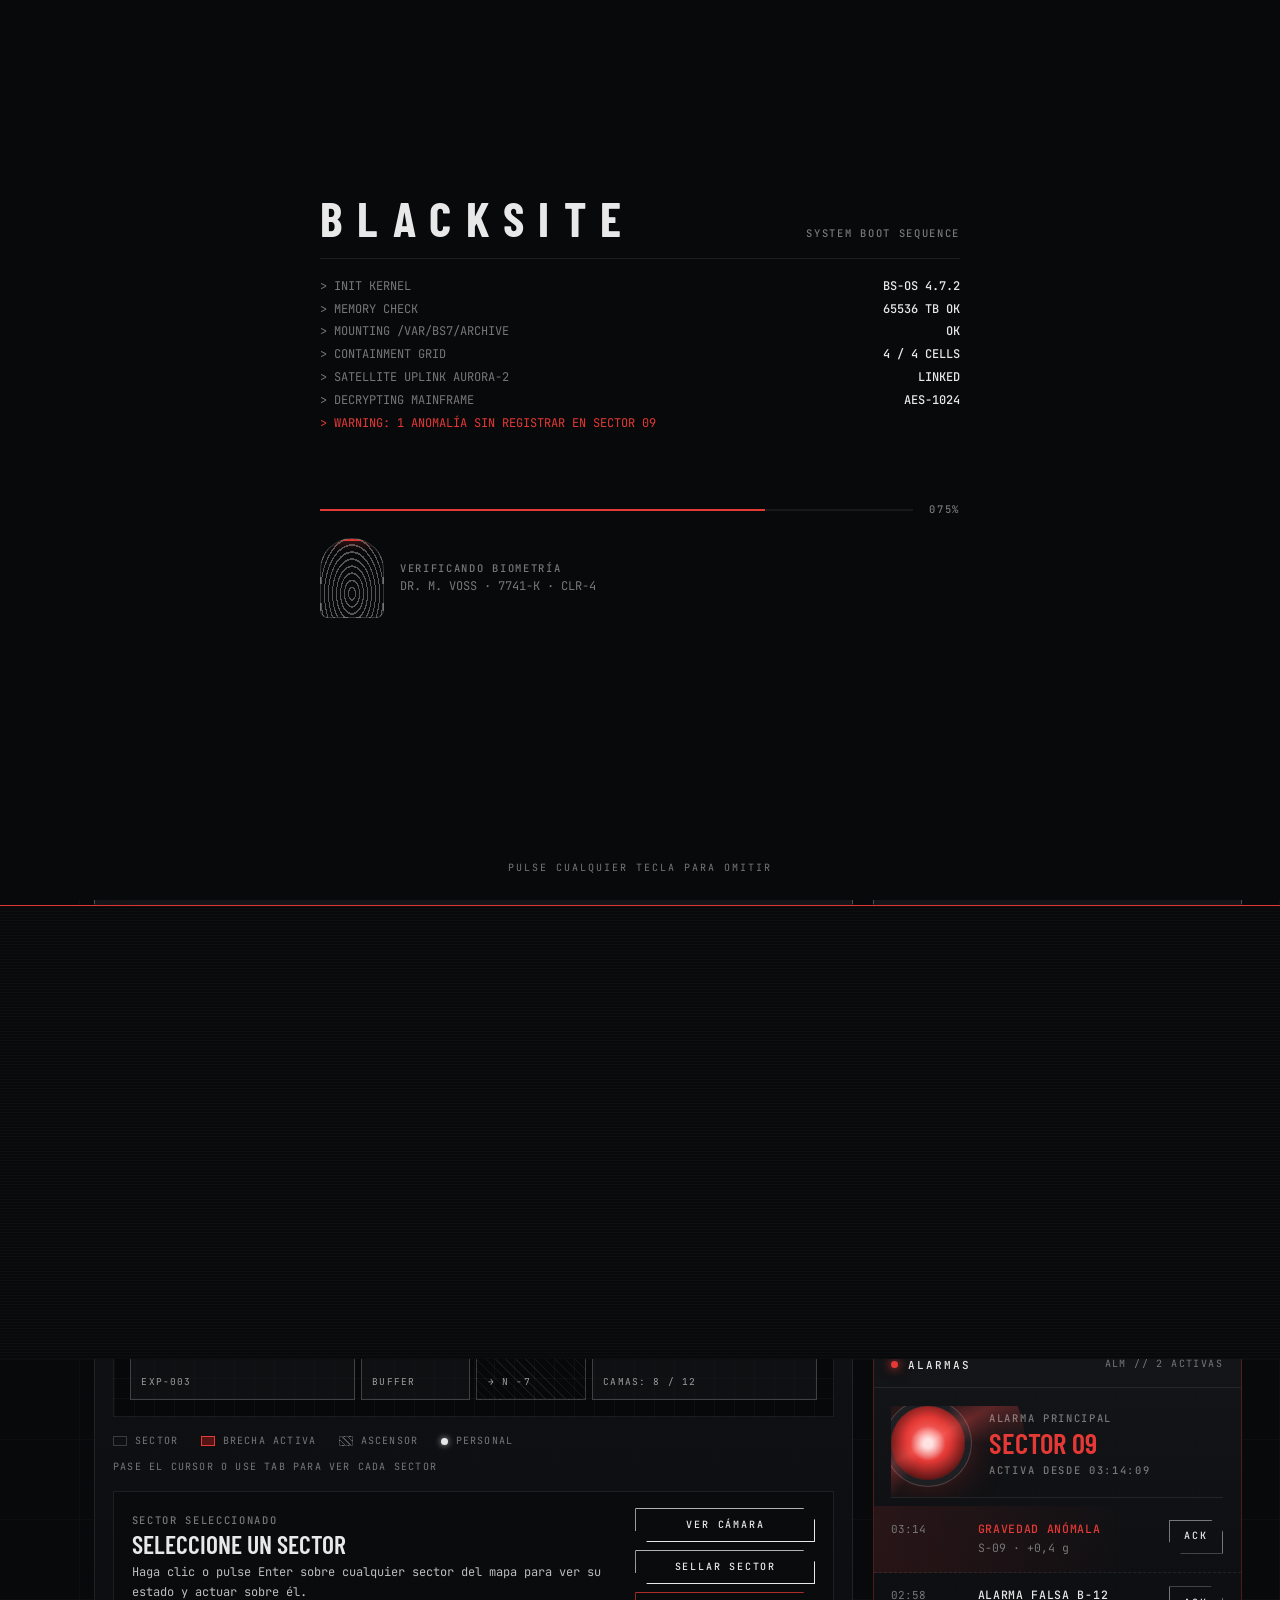
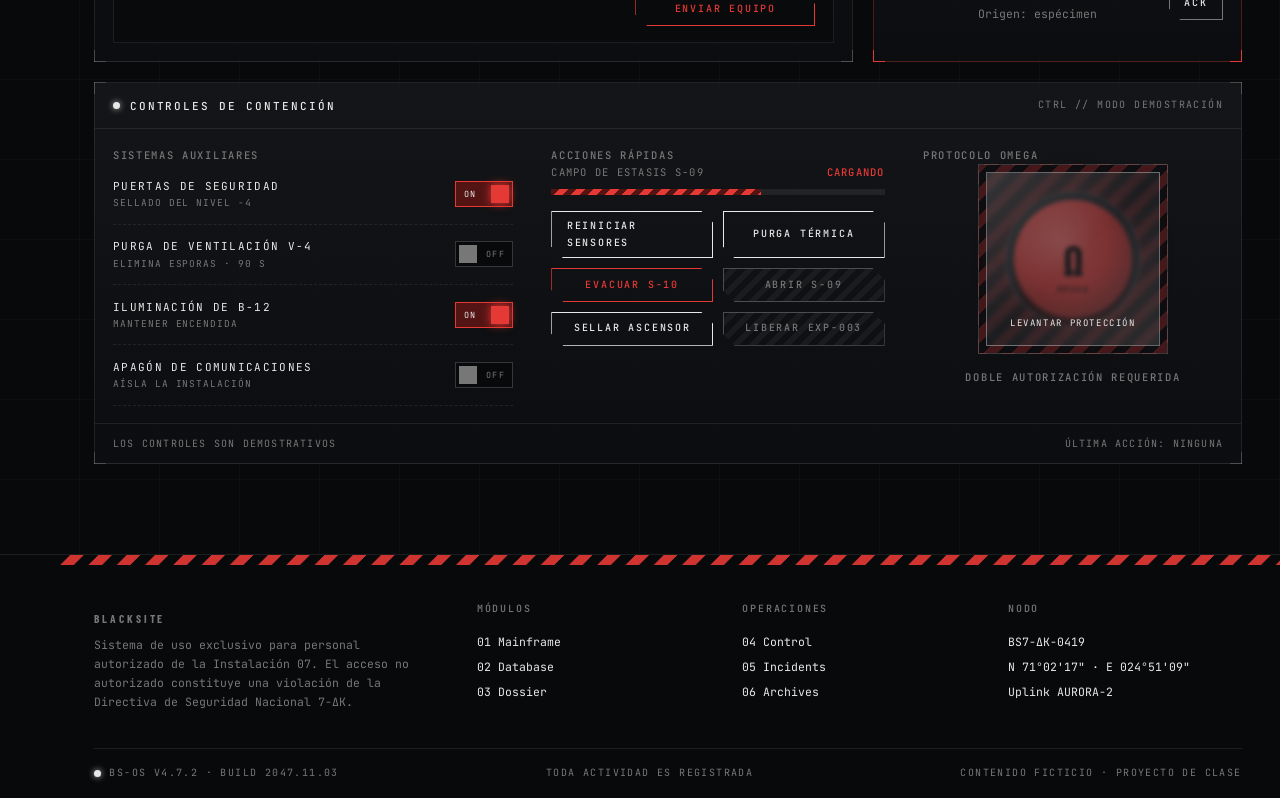
<file: control.html>
<!DOCTYPE html>
<html lang="es">
<head>
  <meta charset="UTF-8">
  <meta name="viewport" content="width=device-width, initial-scale=1">
  <meta name="description" content="BLACKSITE — Panel de control de contención de la Instalación 07.">
  <title>CONTAINMENT CONTROL · BLACKSITE</title>
  <link rel="preconnect" href="https://fonts.googleapis.com">
  <link rel="preconnect" href="https://fonts.gstatic.com" crossorigin>
  <link rel="stylesheet" href="https://fonts.googleapis.com/css2?family=Barlow+Condensed:wght@400;500;600;700&family=JetBrains+Mono:wght@400;500;700&display=swap">
  <link rel="stylesheet" href="css/style.css">
  <!-- Núcleo JS: sin defer para marcar <html class="js"> antes del primer pintado -->
  <script src="js/core.js"></script>
</head>
<body data-page="control">

  <a class="skip-link" href="#main">Saltar al contenido</a>

  <div class="loadbar" aria-hidden="true"></div>
  <div class="watermark" aria-hidden="true">CLASSIFIED</div>

  <!-- ===================== BARRA SUPERIOR ===================== -->
  <header class="topbar">
    <a class="brand" href="index.html" aria-label="BLACKSITE — volver al Mainframe">
      <span class="brand__mark" aria-hidden="true"></span>
      <span>
        <span class="brand__name">BLACKSITE</span>
        <span class="brand__sub">FACILITY 07 // ΔK</span>
      </span>
    </a>

    <input type="checkbox" id="nav-toggle" class="nav-toggle" aria-label="Abrir menú">
    <label for="nav-toggle" class="nav-burger" aria-hidden="true"><span class="nav-burger__icon"></span>MENU</label>

    <nav class="nav" aria-label="Navegación principal">
      <ul class="nav__list">
        <li class="nav__item"><a class="nav__link" href="index.html"><span class="nav__num">01</span>Mainframe</a></li>
        <li class="nav__item"><a class="nav__link" href="experiments.html"><span class="nav__num">02</span>Database</a></li>
        <li class="nav__item"><a class="nav__link" href="dossier.html"><span class="nav__num">03</span>Dossier</a></li>
        <li class="nav__item"><a class="nav__link" href="control.html" aria-current="page"><span class="nav__num">04</span>Control</a></li>
        <li class="nav__item"><a class="nav__link" href="incidents.html"><span class="nav__num">05</span>Incidents</a></li>
        <li class="nav__item nav__item--drop">
          <a class="nav__link" href="archives.html" aria-haspopup="true"><span class="nav__num">06</span>Archives <span class="nav__caret" aria-hidden="true"></span></a>
          <div class="dropdown">
            <a class="dropdown__link" href="archives.html#documents"><span>06.1</span>Documentos<span>12</span></a>
            <a class="dropdown__link" href="archives.html#photos"><span>06.2</span>Fotografías<span>06</span></a>
            <a class="dropdown__link" href="archives.html#logs"><span>06.3</span>Registros de audio<span>03</span></a>
            <a class="dropdown__link" href="archives.html#locked"><span>06.4</span>Expedientes bloqueados<span>04</span></a>
          </div>
        </li>
      </ul>
    </nav>

    <div class="access" role="status">
      <span class="led led--red led--blink" aria-hidden="true"></span>
      <span class="access__text">Restricted access</span>
      <span class="access__lvl">CLR-4</span>
    </div>
  </header>

  <!-- Metabarra: fecha, código de instalación, coordenadas -->
  <div class="metabar" aria-label="Datos de sesión">
    <div class="metabar__item"><span class="metabar__key">Date</span><span class="metabar__val" data-clock>13.11.2047 — 03:17:42 UTC</span></div>
    <div class="metabar__item"><span class="metabar__key">Facility</span><span class="metabar__val">BS7-ΔK-0419</span></div>
    <div class="metabar__item"><span class="metabar__key">Coords</span><span class="metabar__val">N 71°02'17" · E 024°51'09"</span></div>
    <div class="metabar__item"><span class="metabar__key">Operator</span><span class="metabar__val">DR. M. VOSS · 7741-K</span></div>
    <div class="metabar__item"><span class="led led--on led--pulse" aria-hidden="true"></span><span class="metabar__val">Session encrypted</span></div>
  </div>

  <!-- Raíl lateral -->
  <aside class="rail" aria-hidden="true">
    <span class="rail__num">04<small>/06</small></span>
    <span class="rail__text">Containment control // Nivel −4</span>
    <span class="rail__ticks"></span>
  </aside>

  <main id="main" class="page">

    <div class="control-page">

    <!-- ===================== CABECERA ===================== -->
    <section class="page-head container">
      <ol class="crumbs">
        <li><a href="index.html">Mainframe</a></li>
        <li>Containment control</li>
        <li>CC-07</li>
      </ol>
      <div class="page-head__grid">
        <h1 class="page-title">Containment<br><span>control</span></h1>
        <div>
          <p class="page-lead">
            Supervisión en tiempo real de energía, temperatura y estado de las celdas.
            Modo demostración: los controles de esta terminal no ejecutan acciones sobre
            la instalación.
          </p>
          <!-- Selector de modo: cambia el aspecto de todo el panel mediante :has() -->
          <div style="margin-top:1.5rem">
            <span class="label">Modo operativo</span>
            <div class="segmented" role="radiogroup" aria-label="Modo operativo" style="margin-top:.5rem">
              <input class="segmented__input visually-hidden" type="radio" name="mode" id="mode-normal" checked>
              <label class="segmented__label" for="mode-normal">Normal</label>
              <input class="segmented__input visually-hidden" type="radio" name="mode" id="mode-alert">
              <label class="segmented__label" for="mode-alert">Alerta</label>
              <input class="segmented__input visually-hidden" type="radio" name="mode" id="mode-lockdown">
              <label class="segmented__label" for="mode-lockdown">Lockdown</label>
            </div>
          </div>
        </div>
      </div>
    </section>

    <section class="container" aria-label="Consola de contención">

      <!-- Banner que solo aparece en modo LOCKDOWN -->
      <div class="mode-banner" role="alert">
        <span class="led led--red led--blink" aria-hidden="true"></span>
        Lockdown activo — todas las puertas de seguridad selladas · simulación
        <span class="blink" style="margin-left:auto">■ ■ ■</span>
      </div>

      <div class="console">

        <!-- ========== ESTADO DE LOS SISTEMAS ========== -->
        <article class="panel console__status">
          <header class="panel__head">
            <h2 class="panel__title"><span class="led led--on" aria-hidden="true"></span>Estado de sistemas</h2>
            <span class="panel__code">SYS-06</span>
          </header>
          <div class="panel__body">
            <ul class="sys-list">
              <li><span class="led led--on" aria-hidden="true"></span>Núcleo de fusión R-1<em>Nominal</em></li>
              <li><span class="led led--on" aria-hidden="true"></span>Soporte vital<em>Nominal</em></li>
              <li class="is-warn"><span class="led led--red led--blink" aria-hidden="true"></span>Ventilación V-4<em>Esporas</em></li>
              <li><span class="led led--on" aria-hidden="true"></span>Criogenia<em>Nominal</em></li>
              <li class="is-warn"><span class="led led--red led--blink" aria-hidden="true"></span>Campo gravitacional S-09<em>Inestable</em></li>
              <li><span class="led" aria-hidden="true"></span>Enlace AURORA-2<em>Standby</em></li>
            </ul>
          </div>
          <footer class="panel__foot"><span>Uptime 412 d 07 h</span><span>Ping 4 ms</span></footer>
        </article>

        <!-- ========== ENERGÍA ========== -->
        <article class="panel console__power">
          <header class="panel__head">
            <h2 class="panel__title"><span class="led led--on led--pulse" aria-hidden="true"></span>Distribución de energía</h2>
            <span class="panel__code" data-bind="power-total">PWR // 412 MW</span>
          </header>
          <div class="panel__body">
            <div class="power-bars" role="img" aria-label="Consumo energético por sector">
              <span data-bind="power-col" class="power-bars__col" style="--h:78%; --d:0s"></span>
              <span data-bind="power-col" class="power-bars__col" style="--h:56%; --d:.4s"></span>
              <span data-bind="power-col" class="power-bars__col power-bars__col--red" style="--h:94%; --d:.2s"></span>
              <span data-bind="power-col" class="power-bars__col" style="--h:42%; --d:.8s"></span>
              <span data-bind="power-col" class="power-bars__col" style="--h:67%; --d:.3s"></span>
              <span data-bind="power-col" class="power-bars__col" style="--h:31%; --d:.6s"></span>
            </div>
            <div class="power-labels" aria-hidden="true">
              <span>S-01</span><span>S-04</span><span class="text-red">S-09</span><span>S-12</span><span>LAB</span><span>AUX</span>
            </div>
            <div class="meter" style="margin-top:1.25rem">
              <div class="meter__row"><span>Reserva de baterías</span><strong data-bind="battery">64%</strong></div>
              <div class="bar bar--seg"><span class="bar__fill" data-bind="battery-bar" style="--value:64%"></span></div>
            </div>
          </div>
        </article>

        <!-- ========== TEMPERATURA ========== -->
        <article class="panel console__thermal">
          <header class="panel__head">
            <h2 class="panel__title"><span class="led led--on" aria-hidden="true"></span>Panel térmico</h2>
            <span class="panel__code">THM-24</span>
          </header>
          <div class="panel__body">
            <div class="thermal-main">
              <div>
                <span class="label">Cámara criogénica C-3</span>
                <p class="thermal-main__value" data-bind="temp" data-key="C3">−196.4<small> °C</small></p>
              </div>
              <span class="tag">Objetivo −196.0</span>
            </div>
            <div class="thermo-row"><span>B-12</span><div class="bar"><span class="bar__fill" data-bind="temp-bar" data-key="B12" style="--value:22%"></span></div><span data-bind="temp" data-key="B12" data-unit="°">−20.1°</span></div>
            <div class="thermo-row"><span>S-09</span><div class="bar bar--red"><span class="bar__fill" data-bind="temp-bar" data-key="S09" style="--value:88%"></span></div><span class="text-red" data-bind="temp" data-key="S09" data-unit="°">+61.0°</span></div>
            <div class="thermo-row"><span>A-01</span><div class="bar"><span class="bar__fill" data-bind="temp-bar" data-key="A01" style="--value:48%"></span></div><span data-bind="temp" data-key="A01" data-unit="°">21.3°</span></div>
            <div class="thermo-row"><span>N −7</span><div class="bar bar--live"><span class="bar__fill" data-bind="temp-bar" data-key="N7" style="--value:63%"></span></div><span data-bind="temp" data-key="N7" data-unit="°">34.8°</span></div>
            <div class="spark" aria-hidden="true">
              <span style="--h:40%; --d:0s"></span><span style="--h:46%; --d:.1s"></span><span style="--h:38%; --d:.2s"></span>
              <span style="--h:52%; --d:.3s"></span><span style="--h:60%; --d:.4s"></span><span style="--h:57%; --d:.5s"></span>
              <span style="--h:66%; --d:.6s"></span><span style="--h:72%; --d:.7s"></span><span style="--h:69%; --d:.8s"></span>
              <span class="is-hot" style="--h:84%; --d:.9s"></span><span class="is-hot" style="--h:92%; --d:1s"></span><span class="is-hot" style="--h:100%; --d:1.1s"></span>
            </div>
          </div>
          <footer class="panel__foot"><span>Últimas 12 h · S-09</span><span class="text-red">↑ +38°</span></footer>
        </article>

        <!-- ========== MAPA ESQUEMÁTICO ========== -->
        <article class="panel console__map">
          <header class="panel__head">
            <h2 class="panel__title"><span class="led led--red led--blink" aria-hidden="true"></span>Mapa esquemático · Nivel −4</h2>
            <span class="panel__code">MAP-BS7 // ESC 1:400</span>
          </header>
          <div class="panel__body">
            <div class="map">
              <div class="map__sector" style="grid-area:a1" tabindex="0">
                <strong>S-01 · Laboratorio L-2</strong><span>Personal: 14</span>
                <span class="map__info">Biología molecular. Acceso CLR-3. Último análisis de EXP-001 hace 2 h.</span>
                <span class="map__door" style="right:-7px; top:40%; transform:rotate(90deg)"></span>
              </div>
              <div class="map__sector map__sector--warn" style="grid-area:b1" tabindex="0">
                <strong>S-02 · Celda B-12</strong><span class="text-red">EXP-001</span>
                <span class="map__info">Contención biológica. Integridad 72%. Observadores en posición: 2/2.</span>
              </div>
              <div class="map__sector" style="grid-area:b2" tabindex="0">
                <strong>S-03</strong><span>Obs.</span>
                <span class="map__info">Sala de observación de la celda B-12. Vidrio blindado de 40 cm.</span>
              </div>
              <div class="map__sector" style="grid-area:c1" tabindex="0">
                <strong>S-04 · Energía</strong><span>R-1</span>
                <span class="map__info">Núcleo de fusión R-1. Salida actual 412 MW.</span>
              </div>
              <div class="map__sector map__sector--hall" style="grid-area:hall" tabindex="0">
                <strong>Corredor central C-0</strong><span>Puntos de control: 3</span>
                <span class="map__info">Pasillo principal. Personal autorizado en tránsito: 6.</span>
                <span class="map__dot" style="left:12%; top:30%; --dx:180px; --dy:40px; --t:9s" aria-hidden="true"></span>
                <span class="map__dot" style="left:60%; top:60%; --dx:-120px; --dy:-30px; --t:7s" aria-hidden="true"></span>
              </div>
              <div class="map__sector" style="grid-area:a2" tabindex="0">
                <strong>S-05</strong><span>Armería</span>
                <span class="map__info">Depósito de equipo táctico. Acceso CLR-4.</span>
              </div>
              <div class="map__sector map__sector--warn" style="grid-area:a3" tabindex="0">
                <strong>S-06</strong><span>V-4</span>
                <span class="map__info">Ventilación V-4. Esporas detectadas en el filtro. Purga programada.</span>
              </div>
              <div class="map__sector" style="grid-area:c2" tabindex="0">
                <strong>S-07</strong><span>T-01</span>
                <span class="map__info">Sala de terminales. Usted está aquí.</span>
                <span class="map__you"><span class="led led--on led--blink" aria-hidden="true"></span>YOU</span>
              </div>
              <div class="map__sector" style="grid-area:d1" tabindex="0">
                <strong>S-08 · Celda A-01</strong><span>EXP-003</span>
                <span class="map__info">Habitación de Subject Zero. Puerta abierta por petición propia; no ha salido nunca.</span>
                <span class="map__door" style="right:-7px; top:30%; transform:rotate(90deg)"></span>
              </div>
              <div class="map__sector map__sector--breach" style="grid-area:d2" tabindex="0">
                <strong>S-09 · Vacío</strong><span>BRECHA</span>
                <span class="map__info">EXP-002. Lectura gravitacional anómala. Protocolo VACÍO-3 en curso. NO ENTRAR.</span>
              </div>
              <div class="map__sector" style="grid-area:d3" tabindex="0">
                <strong>S-10</strong><span>Buffer</span>
                <span class="map__info">Zona de amortiguación de S-09. Evacuada.</span>
              </div>
              <div class="map__sector map__sector--lift" style="grid-area:lift" tabindex="0">
                <strong>ASC</strong><span>→ N −7</span>
                <span class="map__info">Ascensor de carga al nivel −7 (EXP-004). Bloqueado entre 02:50 y 03:30.</span>
              </div>
              <div class="map__sector" style="grid-area:e1" tabindex="0">
                <strong>S-11 · Médico</strong><span>Camas: 8 / 12</span>
                <span class="map__info">Enfermería. 3 pacientes con pérdida de memoria reciente (exposición a EXP-004).</span>
                <span class="map__dot" style="left:30%; top:50%; --dx:60px; --dy:-20px; --t:6s" aria-hidden="true"></span>
              </div>
            </div>
            <div class="map-legend" aria-label="Leyenda del mapa">
              <span><i></i>Sector</span>
              <span><i class="is-breach"></i>Brecha activa</span>
              <span><i class="is-lift"></i>Ascensor</span>
              <span><span class="led led--on" aria-hidden="true"></span>Personal</span>
              <span>Pase el cursor o use Tab para ver cada sector</span>
            </div>
          </div>
        </article>

        <!-- ========== CELDAS DE CONTENCIÓN ========== -->
        <article class="panel console__cells">
          <header class="panel__head">
            <h2 class="panel__title"><span class="led led--on" aria-hidden="true"></span>Indicadores de contención</h2>
            <span class="panel__code">CTN-04</span>
          </header>
          <div class="panel__body">
            <div class="cells-grid">
              <div class="cell-gauge">
                <div class="gauge" data-bind="gauge" data-exp="EXP-001" style="--value:72"><span class="gauge__val">72<small>%</small></span></div>
                <p><strong>EXP-001</strong>B-12</p>
              </div>
              <div class="cell-gauge">
                <div class="gauge gauge--red" data-bind="gauge" data-exp="EXP-002" style="--value:41"><span class="gauge__val text-red">41<small>Brecha</small></span></div>
                <p><strong>EXP-002</strong>S-09</p>
              </div>
              <div class="cell-gauge">
                <div class="gauge" data-bind="gauge" data-exp="EXP-003" style="--value:96"><span class="gauge__val">96<small>%</small></span></div>
                <p><strong>EXP-003</strong>A-01</p>
              </div>
              <div class="cell-gauge">
                <div class="gauge gauge--red" data-bind="gauge" data-exp="EXP-004" style="--value:58"><span class="gauge__val">58<small>%</small></span></div>
                <p><strong>EXP-004</strong>N −7</p>
              </div>
            </div>
          </div>
        </article>

        <!-- ========== ALARMAS ========== -->
        <article class="panel panel--alert console__alarms">
          <header class="panel__head">
            <h2 class="panel__title"><span class="led led--red led--blink" aria-hidden="true"></span>Alarmas</h2>
            <span class="panel__code">ALM // 2 ACTIVAS</span>
          </header>
          <div class="panel__body">
            <div class="alarm-top">
              <div class="beacon" aria-hidden="true"></div>
              <div>
                <span class="label">Alarma principal</span>
                <strong class="blink">Sector 09</strong>
                <span class="label">Activa desde 03:14:09</span>
              </div>
            </div>
            <ul class="alert-list">
              <li class="alert alert--critical"><time class="alert__time">03:14</time><p class="alert__msg"><strong>Gravedad anómala</strong><span>S-09 · +0,4 g</span></p><a class="btn btn--sm btn--ghost" href="#ack">ACK</a></li>
              <li class="alert"><time class="alert__time">02:58</time><p class="alert__msg"><strong>Alarma falsa B-12</strong><span>Origen: espécimen</span></p><a class="btn btn--sm btn--ghost" href="#ack">ACK</a></li>
            </ul>
          </div>
        </article>

        <!-- ========== CONTROLES ========== -->
        <article class="panel console__controls">
          <header class="panel__head">
            <h2 class="panel__title"><span class="led led--on" aria-hidden="true"></span>Controles de contención</h2>
            <span class="panel__code">CTRL // MODO DEMOSTRACIÓN</span>
          </header>
          <div class="panel__body">
            <div class="controls-grid">

              <div class="control-group">
                <h3 class="label">Sistemas auxiliares</h3>
                <label class="switch">
                  <span class="switch__text">Puertas de seguridad<small>Sellado del nivel −4</small></span>
                  <input class="switch__input visually-hidden" data-switch="doors" type="checkbox" checked>
                  <span class="switch__track" aria-hidden="true"></span>
                </label>
                <label class="switch">
                  <span class="switch__text">Purga de ventilación V-4<small>Elimina esporas · 90 s</small></span>
                  <input class="switch__input visually-hidden" data-switch="purge" type="checkbox">
                  <span class="switch__track" aria-hidden="true"></span>
                </label>
                <label class="switch">
                  <span class="switch__text">Iluminación de B-12<small>Mantener encendida</small></span>
                  <input class="switch__input visually-hidden" data-switch="lights" type="checkbox" checked>
                  <span class="switch__track" aria-hidden="true"></span>
                </label>
                <label class="switch">
                  <span class="switch__text">Apagón de comunicaciones<small>Aísla la instalación</small></span>
                  <input class="switch__input visually-hidden" data-switch="comms" type="checkbox">
                  <span class="switch__track" aria-hidden="true"></span>
                </label>
              </div>

              <div class="control-group">
                <h3 class="label">Acciones rápidas</h3>
                <div class="meter">
                  <div class="meter__row"><span>Campo de estasis S-09</span><strong class="text-red">Cargando</strong></div>
                  <div class="bar bar--striped"><span class="bar__fill" style="--value:63%"></span></div>
                </div>
                <div class="control-buttons">
                  <a class="btn btn--sm" data-cmd="reset-sensors" href="#ack">Reiniciar sensores</a>
                  <a class="btn btn--sm" data-cmd="thermal-purge" href="#ack">Purga térmica</a>
                  <a class="btn btn--sm btn--primary" data-cmd="evacuate" href="#ack">Evacuar S-10</a>
                  <span class="btn btn--sm btn--locked" data-cmd="open-s09" aria-disabled="true">Abrir S-09</span>
                  <a class="btn btn--sm" data-cmd="seal-lift" href="#ack">Sellar ascensor</a>
                  <span class="btn btn--sm btn--locked" data-cmd="release-003" aria-disabled="true">Liberar EXP-003</span>
                </div>
              </div>

              <div class="control-group">
                <h3 class="label">Protocolo Omega</h3>
                <!-- Botón con tapa protectora: checkbox + perspective + rotateX -->
                <div class="omega">
                  <div class="omega__base" aria-hidden="true"></div>
                  <input type="checkbox" id="omega-cover" class="omega__toggle visually-hidden">
                  <a class="omega__button" href="#omega" aria-label="Activar protocolo Omega">Ω<small>OMEGA</small></a>
                  <label for="omega-cover" class="omega__cover">Levantar protección</label>
                </div>
                <p class="label omega__hint">Doble autorización requerida</p>
              </div>

            </div>
          </div>
          <footer class="panel__foot"><span>Los controles son demostrativos</span><span data-bind="last-action">Última acción: ninguna</span></footer>
        </article>

      </div>
    </section>

    </div>

  </main>

    <!-- ===================== OVERLAYS ===================== -->
    <div class="modal" id="ack" role="dialog" aria-modal="true" aria-labelledby="ack-t">
      <div class="modal__box">
        <header class="modal__head"><span>Comando recibido · SIM</span><a class="modal__close" href="#" aria-label="Cerrar">✕</a></header>
        <div class="modal__body">
          <h2 id="ack-t" class="modal__title">Orden en <span class="text-red">cola</span></h2>
          <p>La terminal T-01 está en modo demostración. El comando se ha registrado, pero no se ejecutará ninguna acción sobre la instalación.</p>
          <div class="meter">
            <div class="meter__row"><span>Validando firma</span><strong>Simulación</strong></div>
            <div class="bar bar--striped"><span class="bar__fill" style="--value:100%"></span></div>
          </div>
          <div class="modal__actions"><a class="btn btn--ghost" href="#">Volver a la consola</a></div>
        </div>
      </div>
    </div>

    <div class="modal" id="omega" role="alertdialog" aria-modal="true" aria-labelledby="omega-t">
      <div class="modal__box alarm-flash">
        <div class="hazard" aria-hidden="true"></div>
        <header class="modal__head"><span><span class="led led--red led--blink" aria-hidden="true"></span>&nbsp; Protocolo Omega</span><a class="modal__close" href="#" aria-label="Cancelar">✕</a></header>
        <div class="modal__body">
          <p class="label">Autodestrucción de la instalación · Secuencia Ω-7</p>
          <h2 id="omega-t" class="modal__title"><span class="glitch text-red" data-text="Acción no autorizada">Acción no autorizada</span></h2>
          <p>El Protocolo Omega requiere la llave física del Director y una segunda autorización de nivel 5. Esta interfaz es demostrativa: no se ha iniciado ninguna secuencia.</p>
          <p class="mono-small muted">Incidente registrado: INC-2047-0119 · Operador 7741-K</p>
          <div class="modal__actions">
            <a class="btn btn--primary" href="#">Cancelar secuencia</a>
            <a class="btn btn--ghost" href="incidents.html">Ver informes de incidentes</a>
          </div>
        </div>
      </div>
    </div>


  <!-- ===================== BARRA DE ESTADO ===================== -->
  <footer class="statusbar">
    <div class="hazard" aria-hidden="true"></div>
    <div class="container">
      <div class="statusbar__grid">
        <div>
          <p class="statusbar__brand">BLACKSITE</p>
          <p>Sistema de uso exclusivo para personal autorizado de la Instalación 07. El acceso no autorizado constituye una violación de la Directiva de Seguridad Nacional 7-ΔK.</p>
        </div>
        <div>
          <h4>Módulos</h4>
          <ul>
            <li><a href="index.html">01 Mainframe</a></li>
            <li><a href="experiments.html">02 Database</a></li>
            <li><a href="dossier.html">03 Dossier</a></li>
          </ul>
        </div>
        <div>
          <h4>Operaciones</h4>
          <ul>
            <li><a href="control.html">04 Control</a></li>
            <li><a href="incidents.html">05 Incidents</a></li>
            <li><a href="archives.html">06 Archives</a></li>
          </ul>
        </div>
        <div>
          <h4>Nodo</h4>
          <ul>
            <li>BS7-ΔK-0419</li>
            <li>N 71°02'17" · E 024°51'09"</li>
            <li>Uplink AURORA-2</li>
          </ul>
        </div>
      </div>
      <div class="statusbar__bottom">
        <span><span class="led led--on led--pulse" aria-hidden="true"></span>BS-OS v4.7.2 · Build 2047.11.03</span>
        <span>Toda actividad es registrada</span>
        <span>Contenido ficticio · Proyecto de clase</span>
      </div>
    </div>
  </footer>

  <!-- ============ CAPA INTERACTIVA · BLACKSITE OS v2.0 ============ -->
  <script src="js/data.js" defer></script>
  <script src="js/prefs.js" defer></script>
  <script src="js/audio.js" defer></script>
  <script src="js/notify.js" defer></script>
  <script src="js/ui.js" defer></script>
  <script src="js/secrets.js" defer></script>
  <script src="js/clock.js" defer></script>
  <script src="js/boot.js" defer></script>
  <script src="js/transitions.js" defer></script>
  <script src="js/cursor.js" defer></script>
  <script src="js/monitor.js" defer></script>
  <script src="js/anomalies.js" defer></script>
  <script src="js/alarms.js" defer></script>
  <script src="js/terminal.js" defer></script>
  <script src="js/database.js" defer></script>
  <script src="js/dossier.js" defer></script>
  <script src="js/control.js" defer></script>
  <script src="js/incidents.js" defer></script>
  <script src="js/archives.js" defer></script>
  <script src="js/main.js" defer></script>
</body>
</html>
</file>
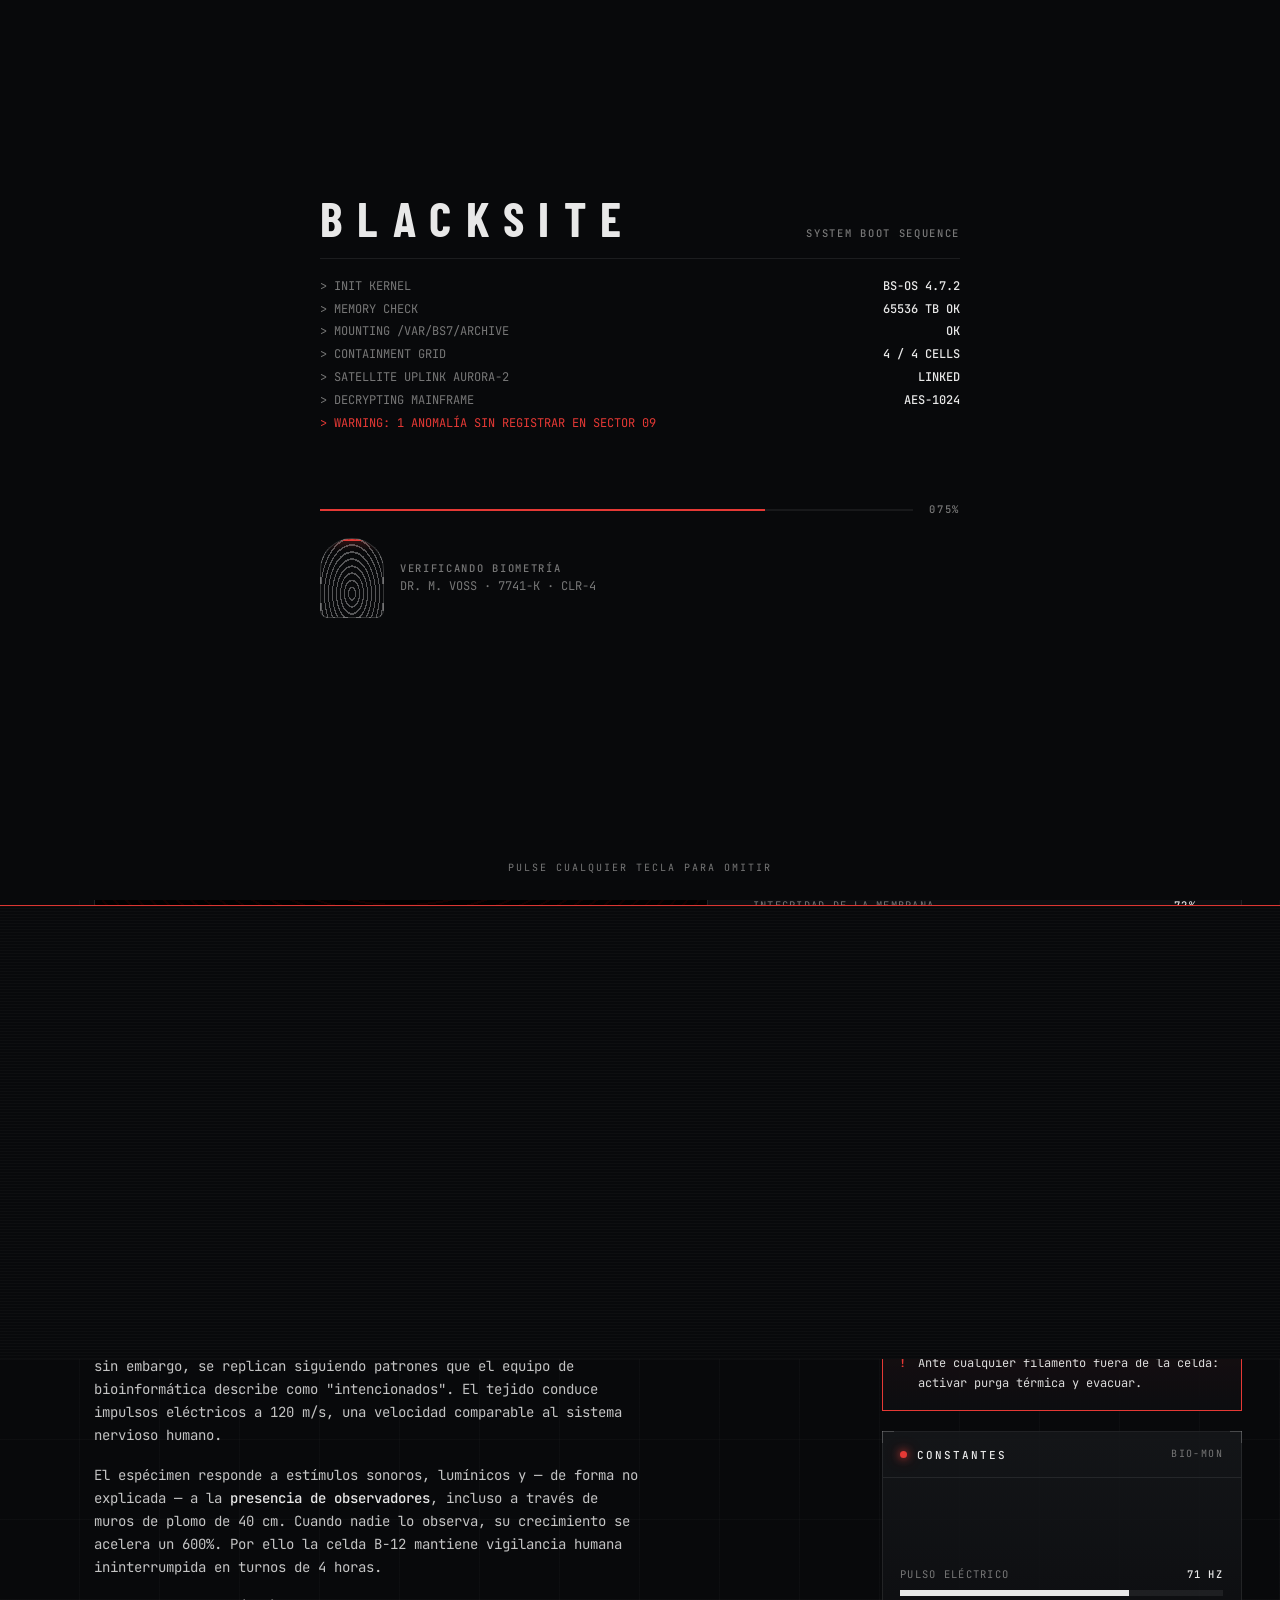
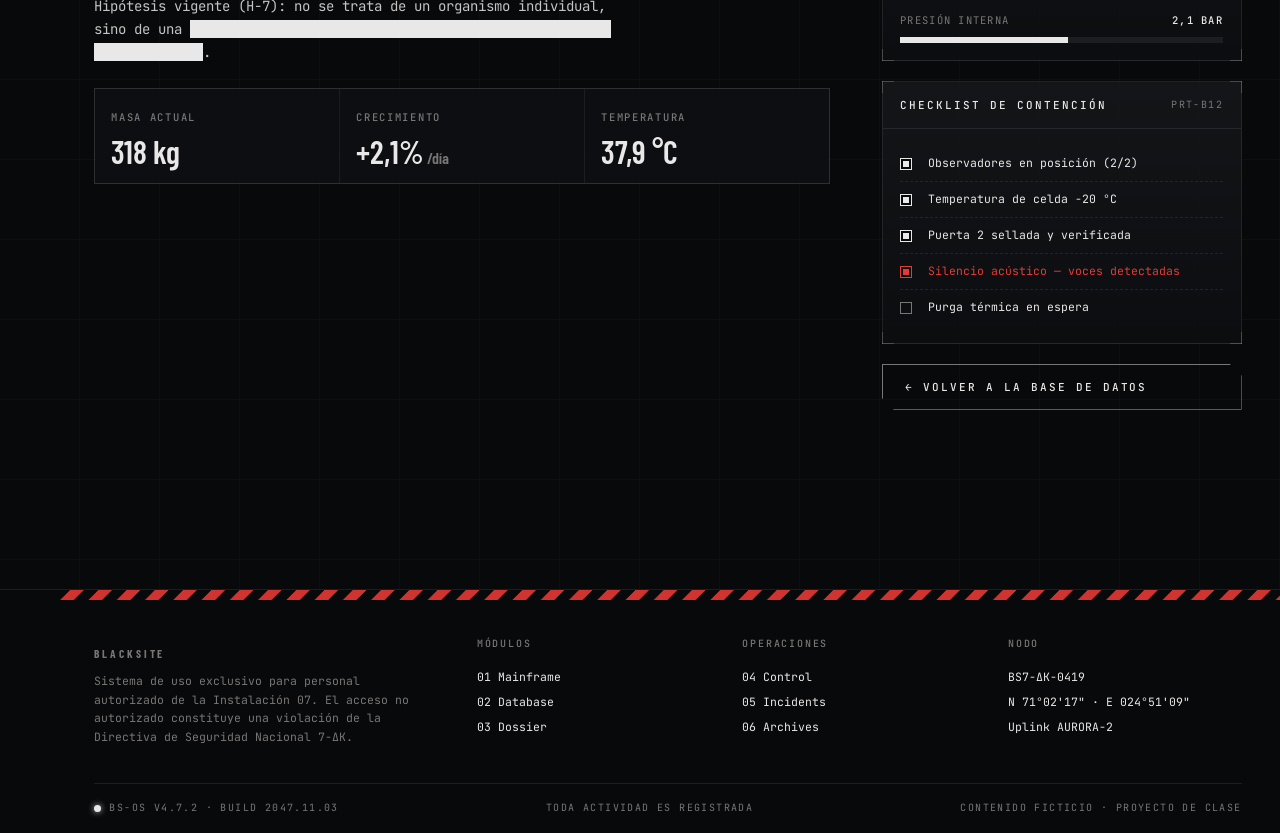
<file: dossier.html>
<!DOCTYPE html>
<html lang="es">
<head>
  <meta charset="UTF-8">
  <meta name="viewport" content="width=device-width, initial-scale=1">
  <meta name="description" content="BLACKSITE — Expediente de investigación EXP-001: The Organism.">
  <title>DOSSIER EXP-001 · BLACKSITE</title>
  <link rel="preconnect" href="https://fonts.googleapis.com">
  <link rel="preconnect" href="https://fonts.gstatic.com" crossorigin>
  <link rel="stylesheet" href="https://fonts.googleapis.com/css2?family=Barlow+Condensed:wght@400;500;600;700&family=JetBrains+Mono:wght@400;500;700&display=swap">
  <link rel="stylesheet" href="css/style.css">
  <!-- Núcleo JS: sin defer para marcar <html class="js"> antes del primer pintado -->
  <script src="js/core.js"></script>
</head>
<body data-page="dossier">

  <a class="skip-link" href="#main">Saltar al contenido</a>

  <div class="loadbar" aria-hidden="true"></div>
  <div class="watermark" aria-hidden="true">CLASSIFIED</div>

  <!-- ===================== BARRA SUPERIOR ===================== -->
  <header class="topbar">
    <a class="brand" href="index.html" aria-label="BLACKSITE — volver al Mainframe">
      <span class="brand__mark" aria-hidden="true"></span>
      <span>
        <span class="brand__name">BLACKSITE</span>
        <span class="brand__sub">FACILITY 07 // ΔK</span>
      </span>
    </a>

    <input type="checkbox" id="nav-toggle" class="nav-toggle" aria-label="Abrir menú">
    <label for="nav-toggle" class="nav-burger" aria-hidden="true"><span class="nav-burger__icon"></span>MENU</label>

    <nav class="nav" aria-label="Navegación principal">
      <ul class="nav__list">
        <li class="nav__item"><a class="nav__link" href="index.html"><span class="nav__num">01</span>Mainframe</a></li>
        <li class="nav__item"><a class="nav__link" href="experiments.html"><span class="nav__num">02</span>Database</a></li>
        <li class="nav__item"><a class="nav__link" href="dossier.html" aria-current="page"><span class="nav__num">03</span>Dossier</a></li>
        <li class="nav__item"><a class="nav__link" href="control.html"><span class="nav__num">04</span>Control</a></li>
        <li class="nav__item"><a class="nav__link" href="incidents.html"><span class="nav__num">05</span>Incidents</a></li>
        <li class="nav__item nav__item--drop">
          <a class="nav__link" href="archives.html" aria-haspopup="true"><span class="nav__num">06</span>Archives <span class="nav__caret" aria-hidden="true"></span></a>
          <div class="dropdown">
            <a class="dropdown__link" href="archives.html#documents"><span>06.1</span>Documentos<span>12</span></a>
            <a class="dropdown__link" href="archives.html#photos"><span>06.2</span>Fotografías<span>06</span></a>
            <a class="dropdown__link" href="archives.html#logs"><span>06.3</span>Registros de audio<span>03</span></a>
            <a class="dropdown__link" href="archives.html#locked"><span>06.4</span>Expedientes bloqueados<span>04</span></a>
          </div>
        </li>
      </ul>
    </nav>

    <div class="access" role="status">
      <span class="led led--red led--blink" aria-hidden="true"></span>
      <span class="access__text">Restricted access</span>
      <span class="access__lvl">CLR-4</span>
    </div>
  </header>

  <!-- Metabarra: fecha, código de instalación, coordenadas -->
  <div class="metabar" aria-label="Datos de sesión">
    <div class="metabar__item"><span class="metabar__key">Date</span><span class="metabar__val" data-clock>13.11.2047 — 03:17:42 UTC</span></div>
    <div class="metabar__item"><span class="metabar__key">Facility</span><span class="metabar__val">BS7-ΔK-0419</span></div>
    <div class="metabar__item"><span class="metabar__key">Coords</span><span class="metabar__val">N 71°02'17" · E 024°51'09"</span></div>
    <div class="metabar__item"><span class="metabar__key">Operator</span><span class="metabar__val">DR. M. VOSS · 7741-K</span></div>
    <div class="metabar__item"><span class="led led--on led--pulse" aria-hidden="true"></span><span class="metabar__val">Session encrypted</span></div>
  </div>

  <!-- Raíl lateral -->
  <aside class="rail" aria-hidden="true">
    <span class="rail__num">03<small>/06</small></span>
    <span class="rail__text">Dossier // EXP-001 // Rev. 14</span>
    <span class="rail__ticks"></span>
  </aside>

  <main id="main" class="page">

    <!-- ===================== CABECERA ===================== -->
    <section class="page-head container" style="padding-bottom:clamp(24px,3vw,40px)">
      <ol class="crumbs">
        <li><a href="index.html">Mainframe</a></li>
        <li><a href="experiments.html">Database</a></li>
        <li>EXP-001</li>
        <li>Dossier rev. 14</li>
      </ol>
    </section>

    <!-- ===================== FICHA PRINCIPAL ===================== -->
    <section class="container" aria-labelledby="dossier-name">
      <div class="dossier-hero">
        <div class="dossier-hero__media scan">
          <div class="visual visual--organism" role="img" aria-label="Fotografía de microscopio del espécimen EXP-001"></div>
          <div class="hud-frame" aria-hidden="true"></div>
          <div class="crosshair" aria-hidden="true"></div>
          <div class="visual-caption visual-caption--top" aria-hidden="true">
            <span>CAM-B12-04 · ×400</span>
            <span class="text-red blink">● REC</span>
          </div>
          <div class="visual-caption" aria-hidden="true">
            <span>Tejido activo: 88%</span>
            <span>Temp. 37.9 °C</span>
            <span>Frame 0042 117</span>
          </div>
        </div>

        <div class="dossier-hero__info">
          <div class="dossier-id">
            <span class="tag tag--solid">Top secret // Umbra</span>
            <span class="stamp">Classified</span>
          </div>

          <h1 id="dossier-name" class="dossier-name">
            <small>Expediente EXP-001 · Celda B-12</small>
            The<br><span class="glitch glitch--hover" data-text="Organism">Organism</span>
          </h1>

          <dl class="spec">
            <div class="spec__row"><dt>Código de identificación</dt><dd>EXP-001 / BIO-ΔK-2044-0204</dd></div>
            <div class="spec__row"><dt>Nivel de amenaza</dt><dd><span class="threat" data-level="4" aria-label="4 de 5"><span></span><span></span><span></span><span></span><span></span></span> 4 / 5 — Alta</dd></div>
            <div class="spec__row"><dt>Estado de contención</dt><dd><span class="led led--on led--pulse" aria-hidden="true"></span> Contenido · inestable (72%)</dd></div>
            <div class="spec__row"><dt>Clasificación</dt><dd><span class="tag tag--red">Top secret</span><span class="tag">Umbra</span><span class="tag">NOFORN-7</span></dd></div>
            <div class="spec__row"><dt>Investigadora jefe</dt><dd>Dra. Ilse Varga · ID 2210-B</dd></div>
            <div class="spec__row"><dt>Origen</dt><dd>Pozo de hielo P-3 · −3.912 m · N 71°01'58"</dd></div>
          </dl>

          <div class="meter">
            <div class="meter__row"><span>Integridad de la membrana</span><strong>72%</strong></div>
            <div class="bar bar--seg bar--live"><span class="bar__fill" style="--value:72%"></span></div>
          </div>
          <div class="meter">
            <div class="meter__row"><span>Actividad neuronal estimada</span><strong class="text-red">+340%</strong></div>
            <div class="bar bar--red bar--striped"><span class="bar__fill" style="--value:91%; --delay:.5s"></span></div>
          </div>
        </div>
      </div>
    </section>

    <!-- ===================== CUERPO DEL EXPEDIENTE ===================== -->
    <section class="section container">
      <div class="dossier-layout">

        <article class="dossier-main">

          <!-- 01 · Descripción científica -->
          <section class="dossier-block" aria-labelledby="d-desc">
            <h3 id="d-desc"><span>01</span>Descripción científica</h3>
            <div class="prose">
              <p>
                EXP-001 es una <strong>biomasa coloidal multicelular</strong> sin equivalente en ningún
                reino taxonómico conocido. Sus células carecen de núcleo y, sin embargo, se replican
                siguiendo patrones que el equipo de bioinformática describe como "intencionados".
                El tejido conduce impulsos eléctricos a 120 m/s, una velocidad comparable al sistema
                nervioso humano.
              </p>
              <p>
                El espécimen responde a estímulos sonoros, lumínicos y — de forma no explicada —
                a la <strong>presencia de observadores</strong>, incluso a través de muros de plomo de 40 cm.
                Cuando nadie lo observa, su crecimiento se acelera un 600%. Por ello la celda B-12
                mantiene vigilancia humana ininterrumpida en turnos de 4 horas.
              </p>
              <p>
                Hipótesis vigente (H-7): no se trata de un organismo individual, sino de una
                <span class="redacted" tabindex="0">red de comunicación de un ecosistema mayor que sigue bajo el hielo</span>.
              </p>
            </div>
            <div class="figures">
              <div><span class="label">Masa actual</span><strong>318 kg</strong></div>
              <div><span class="label">Crecimiento</span><strong>+2,1%<small class="muted" style="font-size:.5em"> /día</small></strong></div>
              <div><span class="label">Temperatura</span><strong>37,9 °C</strong></div>
            </div>
          </section>

          <!-- 02 · Historial de investigación -->
          <section class="dossier-block" aria-labelledby="d-hist">
            <h3 id="d-hist"><span>02</span>Historial de investigación</h3>
            <ol class="timeline">
              <li class="timeline__item">
                <p class="timeline__date">04.02.2044 · Pozo P-3</p>
                <p class="timeline__title">Hallazgo</p>
                <p class="timeline__text">Una perforadora geológica extrae un núcleo de hielo con material orgánico a 37 °C. La broca aparece "limpia" y pulida, como digerida.</p>
              </li>
              <li class="timeline__item">
                <p class="timeline__date">11.02.2044 · Laboratorio L-2</p>
                <p class="timeline__title">Primer crecimiento</p>
                <p class="timeline__text">La muestra pasa de 14 g a 2,1 kg en una noche sin aporte de nutrientes. Se traslada a la celda B-12.</p>
              </li>
              <li class="timeline__item">
                <p class="timeline__date">03.09.2044 · Día 212</p>
                <p class="timeline__title">Mimetismo acústico</p>
                <p class="timeline__text">El micrófono interno registra la voz del técnico J. Arenas diciendo "abre la puerta". El técnico Arenas estaba en la cafetería.</p>
              </li>
              <li class="timeline__item timeline__item--alert">
                <p class="timeline__date">17.03.2046 · Incidente INC-2046-0031</p>
                <p class="timeline__title text-red">Primera brecha</p>
                <p class="timeline__text">Un filamento atraviesa la junta de la puerta 2. Tres bajas. El tejido se retira por sí solo tras <span class="redacted" tabindex="0">recibir lo que buscaba</span>.</p>
              </li>
              <li class="timeline__item">
                <p class="timeline__date">13.11.2047 · Hoy</p>
                <p class="timeline__title">Revisión 14 del expediente</p>
                <p class="timeline__text">Actividad neuronal +340% respecto a la media. Se recomienda elevar la clasificación a nivel 5.</p>
              </li>
            </ol>
          </section>

          <!-- 03 · Observaciones -->
          <section class="dossier-block" aria-labelledby="d-obs">
            <h3 id="d-obs"><span>03</span>Observaciones</h3>
            <div class="obs">
              <article class="obs__entry">
                <p class="obs__meta"><span>OBS-0412 · Dra. I. Varga</span><time>12.11.2047 · 22:40</time></p>
                <p>El espécimen ha formado una estructura en espiral en el centro de la celda. Mide exactamente 1,618 m de diámetro. Nadie en el equipo cree que sea casualidad.</p>
              </article>
              <article class="obs__entry">
                <p class="obs__meta"><span>OBS-0413 · Téc. R. Okafor</span><time>13.11.2047 · 01:05</time></p>
                <p>Al apagar las luces de la celda, el tejido emite una bioluminiscencia tenue con un patrón que se repite cada 7 segundos. Criptografía ha identificado el patrón: es <span class="redacted" tabindex="0">la secuencia de apertura de la puerta 2</span>.</p>
              </article>
              <article class="obs__entry obs__entry--alert">
                <p class="obs__meta"><span class="text-red">OBS-0414 · Seguridad interna</span><time>13.11.2047 · 02:58</time></p>
                <p>Alerta: la alarma de la celda se ha activado sin causa aparente. Las grabaciones confirman que el sonido no procedía del sistema. <strong>Procedía del espécimen.</strong></p>
              </article>
            </div>
          </section>

          <!-- 04 · Documentos restringidos -->
          <section class="dossier-block" aria-labelledby="d-docs">
            <h3 id="d-docs"><span>04</span>Documentos restringidos</h3>

            <details class="expand">
              <summary class="expand__summary">
                <span class="doc-icon" aria-hidden="true"></span>
                <span class="doc-row__name">Protocolo de contención B-12<small>PDF · 14 págs · CLR-4</small></span>
                <span class="expand__icon" aria-hidden="true"></span>
              </summary>
              <div class="expand__body prose">
                <p>1. Vigilancia visual humana continua, mínimo dos observadores. 2. Prohibido hablar dentro de la celda. 3. Cualquier voz que pida abrir la puerta debe ignorarse, <strong>incluida la suya propia</strong>. 4. Temperatura ambiente constante a −20 °C.</p>
              </div>
            </details>

            <details class="expand">
              <summary class="expand__summary">
                <span class="doc-icon" aria-hidden="true"></span>
                <span class="doc-row__name">Análisis genómico preliminar<small>DAT · 2.3 GB · CLR-4</small></span>
                <span class="expand__icon" aria-hidden="true"></span>
              </summary>
              <div class="expand__body prose">
                <p>Secuencias de 6 bases en lugar de 4. El 12% del genoma coincide con muestras de <span class="redacted" tabindex="0">tejido humano del personal de la instalación</span>. El 88% restante no coincide con nada en la Tierra.</p>
              </div>
            </details>

            <details class="expand">
              <summary class="expand__summary">
                <span class="doc-icon doc-icon--locked" aria-hidden="true"></span>
                <span class="doc-row__name">Autopsias INC-2046-0031<small>3 archivos · CLR-5</small></span>
                <span class="expand__icon" aria-hidden="true"></span>
              </summary>
              <div class="expand__body">
                <div class="doc-row">
                  <span class="doc-icon doc-icon--locked" aria-hidden="true"></span>
                  <span class="doc-row__name">Contenido sellado por el Consejo<small>Su intento de acceso será registrado</small></span>
                  <a class="btn btn--locked btn--sm" href="#doc-locked">Solicitar acceso</a>
                </div>
              </div>
            </details>
          </section>
        </article>

        <!-- ===================== COLUMNA LATERAL ===================== -->
        <aside class="dossier-side" aria-label="Información de seguridad">

          <section class="warning-box alarm-flash" aria-labelledby="w-title">
            <h3 id="w-title" class="warning-box__head"><span class="warning-box__icon" aria-hidden="true"></span>Advertencias de seguridad</h3>
            <ul class="warning-box__body">
              <li>No permanecer a solas con el espécimen bajo ninguna circunstancia.</li>
              <li>No responder a voces conocidas procedentes de la celda.</li>
              <li>Prohibido introducir material orgánico (incluida comida) en el nivel −4.</li>
              <li>Ante cualquier filamento fuera de la celda: activar purga térmica y evacuar.</li>
            </ul>
          </section>

          <section class="panel">
            <header class="panel__head">
              <h3 class="panel__title"><span class="led led--red led--pulse" aria-hidden="true"></span>Constantes</h3>
              <span class="panel__code">BIO-MON</span>
            </header>
            <div class="panel__body">
              <div class="ecg" aria-hidden="true">
                <svg viewBox="0 0 300 70" preserveAspectRatio="none">
                  <path d="M0 40 H60 L70 40 L78 20 L86 58 L94 10 L102 46 L110 40 H170 L178 40 L186 24 L194 54 L202 6 L210 44 L218 40 H300"/>
                </svg>
              </div>
              <div class="meter">
                <div class="meter__row"><span>Pulso eléctrico</span><strong>71 Hz</strong></div>
                <div class="bar bar--live"><span class="bar__fill" style="--value:71%"></span></div>
              </div>
              <div class="meter">
                <div class="meter__row"><span>Presión interna</span><strong>2,1 bar</strong></div>
                <div class="bar bar--live"><span class="bar__fill" style="--value:52%; --delay:.4s"></span></div>
              </div>
            </div>
          </section>

          <section class="panel">
            <header class="panel__head">
              <h3 class="panel__title">Checklist de contención</h3>
              <span class="panel__code">PRT-B12</span>
            </header>
            <div class="panel__body">
              <ul class="checklist">
                <li class="is-done">Observadores en posición (2/2)</li>
                <li class="is-done">Temperatura de celda −20 °C</li>
                <li class="is-done">Puerta 2 sellada y verificada</li>
                <li class="is-fail">Silencio acústico — voces detectadas</li>
                <li>Purga térmica en espera</li>
              </ul>
            </div>
          </section>

          <a class="btn btn--ghost btn--block" href="experiments.html">← Volver a la base de datos</a>
        </aside>
      </div>
    </section>

  </main>

    <!-- ===================== OVERLAYS (:target) ===================== -->
    <!-- Acceso denegado para expedientes de nivel 5 -->
    <div class="modal" id="denied-002" role="dialog" aria-modal="true" aria-labelledby="den-002-t">
      <div class="modal__box">
        <div class="hazard" aria-hidden="true"></div>
        <header class="modal__head"><span><span class="led led--red led--blink" aria-hidden="true"></span>&nbsp; Access denied · ERR-403-Δ</span><a class="modal__close" href="#" aria-label="Cerrar">✕</a></header>
        <div class="modal__body">
          <p class="label">Solicitud: dossier EXP-002 // THE VOID</p>
          <h2 id="den-002-t" class="modal__title">Autorización <span class="text-red">insuficiente</span></h2>
          <p>Su credencial CLR-4 no permite consultar este expediente. Este intento ha sido registrado y notificado al Oficial de Seguridad de guardia.</p>
          <p class="mono-small muted">LOG-ID 0x7F3A-002 · TERMINAL T-01 · 03:17:44 UTC</p>
          <div class="modal__actions">
            <a class="btn btn--primary" href="#">Ver expediente disponible (EXP-001)</a>
            <a class="btn btn--ghost" href="experiments.html">Volver a la base de datos</a>
          </div>
        </div>
      </div>
    </div>

    <div class="modal" id="denied-003" role="dialog" aria-modal="true" aria-labelledby="den-003-t">
      <div class="modal__box">
        <div class="hazard" aria-hidden="true"></div>
        <header class="modal__head"><span><span class="led led--red led--blink" aria-hidden="true"></span>&nbsp; Access denied · ERR-403-Δ</span><a class="modal__close" href="#" aria-label="Cerrar">✕</a></header>
        <div class="modal__body">
          <p class="label">Solicitud: dossier EXP-003 // SUBJECT ZERO</p>
          <h2 id="den-003-t" class="modal__title">Expediente <span class="text-red">en uso</span></h2>
          <p>El expediente está siendo consultado en este momento por otro usuario. Según el registro, ese usuario es usted, dentro de 3 segundos.</p>
          <p class="mono-small muted">LOG-ID 0x7F3A-003 · TERMINAL T-01 · 03:17:47 UTC</p>
          <div class="modal__actions">
            <a class="btn btn--primary" href="#">Ver expediente disponible (EXP-001)</a>
            <a class="btn btn--ghost" href="experiments.html">Volver a la base de datos</a>
          </div>
        </div>
      </div>
    </div>

    <div class="modal" id="denied-004" role="dialog" aria-modal="true" aria-labelledby="den-004-t">
      <div class="modal__box">
        <div class="hazard" aria-hidden="true"></div>
        <header class="modal__head"><span><span class="led led--red led--blink" aria-hidden="true"></span>&nbsp; Access denied · ERR-403-Δ</span><a class="modal__close" href="#" aria-label="Cerrar">✕</a></header>
        <div class="modal__body">
          <p class="label">Solicitud: dossier EXP-004 // RED SUN</p>
          <h2 id="den-004-t" class="modal__title">Archivo <span class="text-red">corrupto</span></h2>
          <p>El expediente se reescribe solo cada noche a las 03:00. La versión actual contiene 4.000 páginas con una única frase repetida. Se ha restringido su lectura por motivos de salud mental.</p>
          <p class="mono-small muted">LOG-ID 0x7F3A-004 · TERMINAL T-01 · 03:17:51 UTC</p>
          <div class="modal__actions">
            <a class="btn btn--primary" href="#">Ver expediente disponible (EXP-001)</a>
            <a class="btn btn--ghost" href="experiments.html">Volver a la base de datos</a>
          </div>
        </div>
      </div>
    </div>

    <div class="modal" id="doc-locked" role="dialog" aria-modal="true" aria-labelledby="doc-locked-t">
      <div class="modal__box">
        <div class="hazard" aria-hidden="true"></div>
        <header class="modal__head"><span>Solicitud de acceso · CLR-5</span><a class="modal__close" href="#d-docs" aria-label="Cerrar">✕</a></header>
        <div class="modal__body">
          <h2 id="doc-locked-t" class="modal__title">Solicitud <span class="text-red">enviada</span></h2>
          <p>Su petición ha sido remitida al Consejo de Supervisión. Tiempo medio de respuesta: 340 días. Le recomendamos no preguntar por el estado de la solicitud.</p>
          <div class="meter">
            <div class="meter__row"><span>Procesando</span><strong class="blink">…</strong></div>
            <div class="bar bar--striped"><span class="bar__fill" style="--value:12%"></span></div>
          </div>
          <div class="modal__actions">
            <a class="btn btn--ghost" href="#d-docs">Entendido</a>
          </div>
        </div>
      </div>
    </div>


  <!-- ===================== BARRA DE ESTADO ===================== -->
  <footer class="statusbar">
    <div class="hazard" aria-hidden="true"></div>
    <div class="container">
      <div class="statusbar__grid">
        <div>
          <p class="statusbar__brand">BLACKSITE</p>
          <p>Sistema de uso exclusivo para personal autorizado de la Instalación 07. El acceso no autorizado constituye una violación de la Directiva de Seguridad Nacional 7-ΔK.</p>
        </div>
        <div>
          <h4>Módulos</h4>
          <ul>
            <li><a href="index.html">01 Mainframe</a></li>
            <li><a href="experiments.html">02 Database</a></li>
            <li><a href="dossier.html">03 Dossier</a></li>
          </ul>
        </div>
        <div>
          <h4>Operaciones</h4>
          <ul>
            <li><a href="control.html">04 Control</a></li>
            <li><a href="incidents.html">05 Incidents</a></li>
            <li><a href="archives.html">06 Archives</a></li>
          </ul>
        </div>
        <div>
          <h4>Nodo</h4>
          <ul>
            <li>BS7-ΔK-0419</li>
            <li>N 71°02'17" · E 024°51'09"</li>
            <li>Uplink AURORA-2</li>
          </ul>
        </div>
      </div>
      <div class="statusbar__bottom">
        <span><span class="led led--on led--pulse" aria-hidden="true"></span>BS-OS v4.7.2 · Build 2047.11.03</span>
        <span>Toda actividad es registrada</span>
        <span>Contenido ficticio · Proyecto de clase</span>
      </div>
    </div>
  </footer>

  <!-- ============ CAPA INTERACTIVA · BLACKSITE OS v2.0 ============ -->
  <script src="js/data.js" defer></script>
  <script src="js/prefs.js" defer></script>
  <script src="js/audio.js" defer></script>
  <script src="js/notify.js" defer></script>
  <script src="js/ui.js" defer></script>
  <script src="js/secrets.js" defer></script>
  <script src="js/clock.js" defer></script>
  <script src="js/boot.js" defer></script>
  <script src="js/transitions.js" defer></script>
  <script src="js/cursor.js" defer></script>
  <script src="js/monitor.js" defer></script>
  <script src="js/anomalies.js" defer></script>
  <script src="js/alarms.js" defer></script>
  <script src="js/terminal.js" defer></script>
  <script src="js/database.js" defer></script>
  <script src="js/dossier.js" defer></script>
  <script src="js/control.js" defer></script>
  <script src="js/incidents.js" defer></script>
  <script src="js/archives.js" defer></script>
  <script src="js/main.js" defer></script>
</body>
</html>
</file>
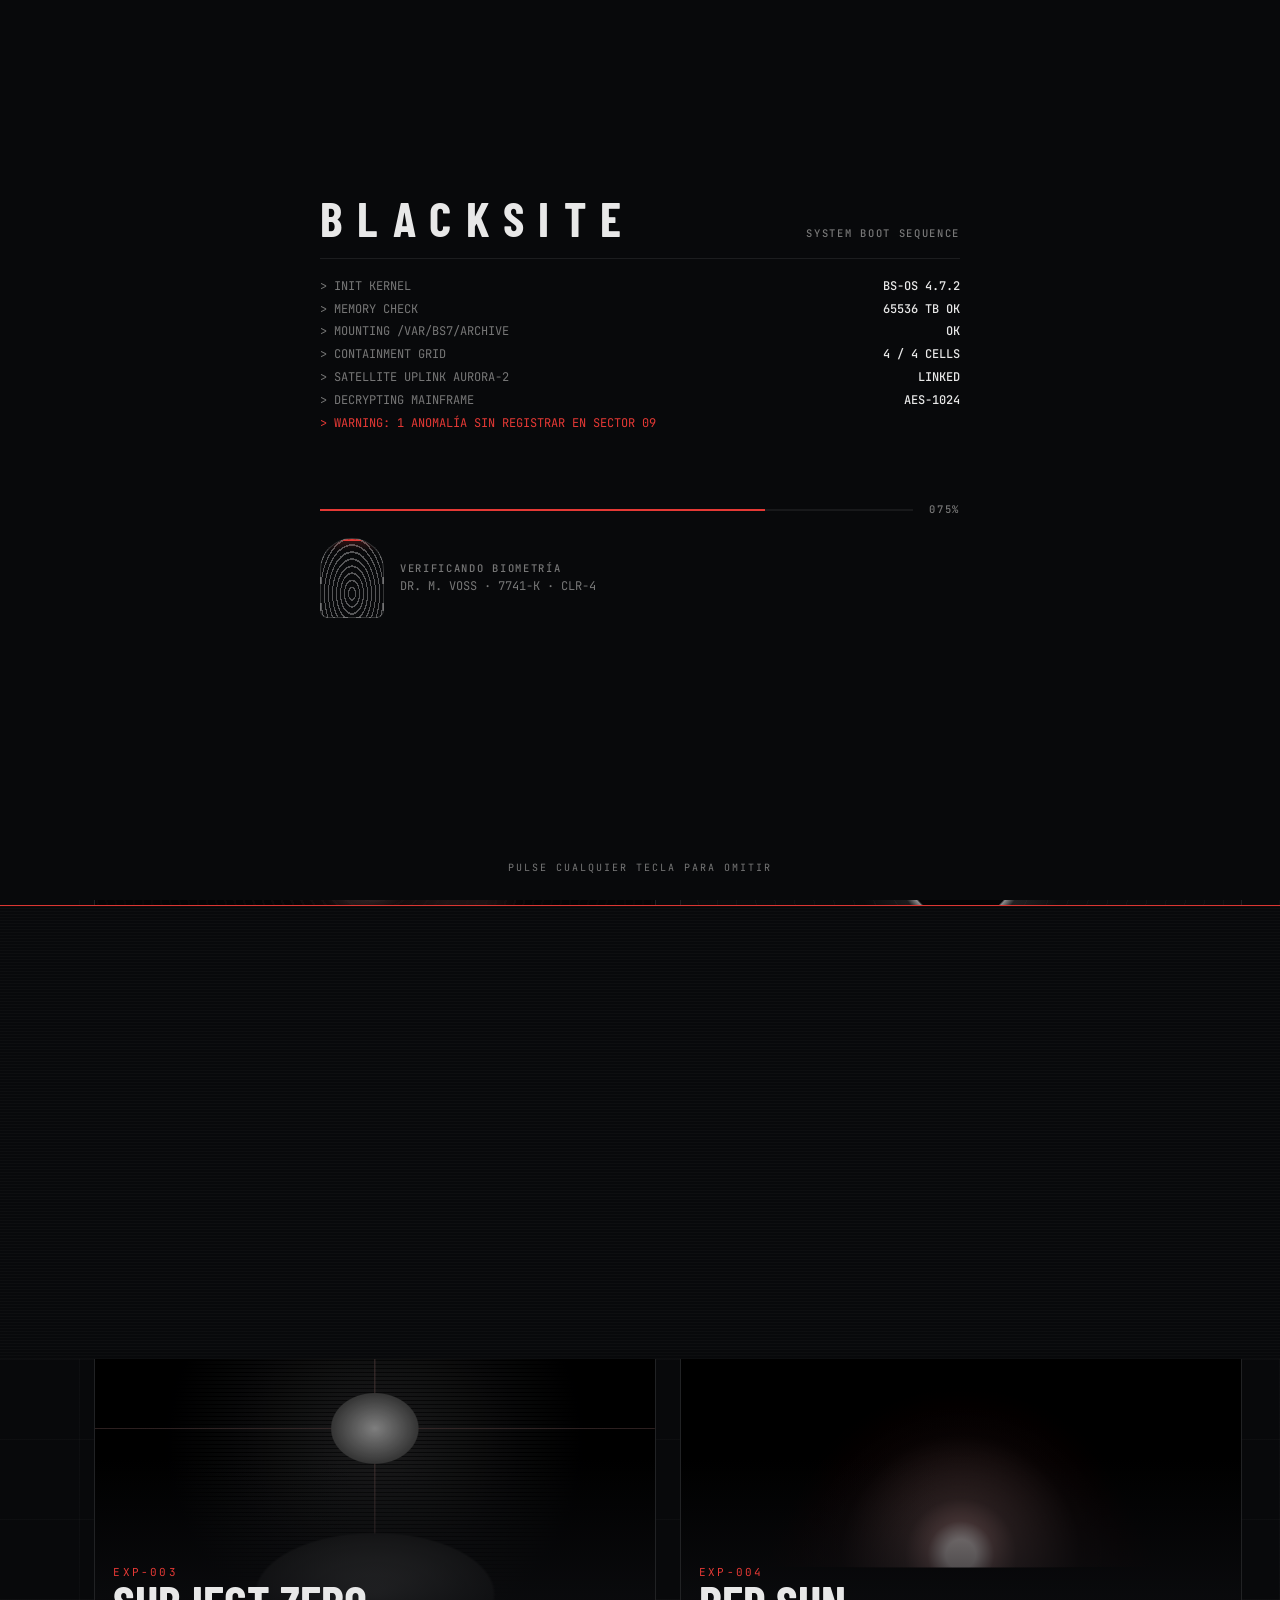
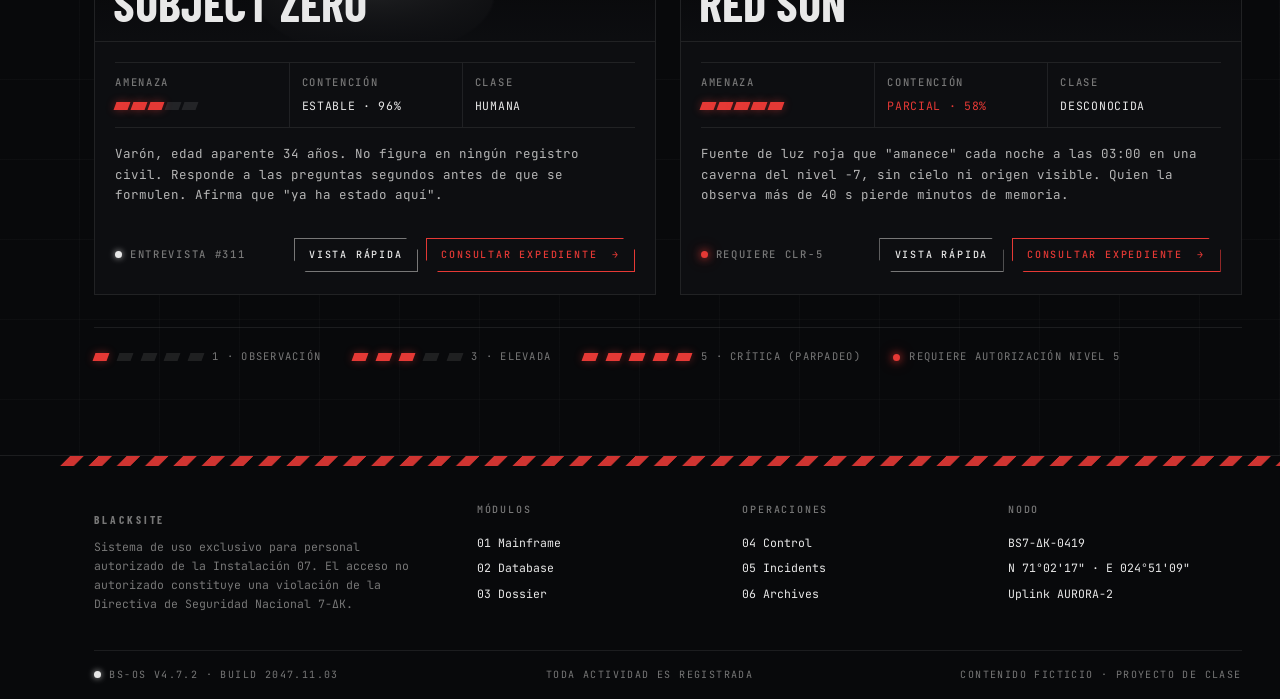
<file: experiments.html>
<!DOCTYPE html>
<html lang="es">
<head>
  <meta charset="UTF-8">
  <meta name="viewport" content="width=device-width, initial-scale=1">
  <meta name="description" content="BLACKSITE — Catálogo de experimentos clasificados de la Instalación 07.">
  <title>DATABASE · BLACKSITE</title>
  <link rel="preconnect" href="https://fonts.googleapis.com">
  <link rel="preconnect" href="https://fonts.gstatic.com" crossorigin>
  <link rel="stylesheet" href="https://fonts.googleapis.com/css2?family=Barlow+Condensed:wght@400;500;600;700&family=JetBrains+Mono:wght@400;500;700&display=swap">
  <link rel="stylesheet" href="css/style.css">
  <!-- Núcleo JS: sin defer para marcar <html class="js"> antes del primer pintado -->
  <script src="js/core.js"></script>
</head>
<body data-page="database">

  <a class="skip-link" href="#main">Saltar al contenido</a>

  <div class="loadbar" aria-hidden="true"></div>
  <div class="watermark" aria-hidden="true">CLASSIFIED</div>

  <!-- ===================== BARRA SUPERIOR ===================== -->
  <header class="topbar">
    <a class="brand" href="index.html" aria-label="BLACKSITE — volver al Mainframe">
      <span class="brand__mark" aria-hidden="true"></span>
      <span>
        <span class="brand__name">BLACKSITE</span>
        <span class="brand__sub">FACILITY 07 // ΔK</span>
      </span>
    </a>

    <input type="checkbox" id="nav-toggle" class="nav-toggle" aria-label="Abrir menú">
    <label for="nav-toggle" class="nav-burger" aria-hidden="true"><span class="nav-burger__icon"></span>MENU</label>

    <nav class="nav" aria-label="Navegación principal">
      <ul class="nav__list">
        <li class="nav__item"><a class="nav__link" href="index.html"><span class="nav__num">01</span>Mainframe</a></li>
        <li class="nav__item"><a class="nav__link" href="experiments.html" aria-current="page"><span class="nav__num">02</span>Database</a></li>
        <li class="nav__item"><a class="nav__link" href="dossier.html"><span class="nav__num">03</span>Dossier</a></li>
        <li class="nav__item"><a class="nav__link" href="control.html"><span class="nav__num">04</span>Control</a></li>
        <li class="nav__item"><a class="nav__link" href="incidents.html"><span class="nav__num">05</span>Incidents</a></li>
        <li class="nav__item nav__item--drop">
          <a class="nav__link" href="archives.html" aria-haspopup="true"><span class="nav__num">06</span>Archives <span class="nav__caret" aria-hidden="true"></span></a>
          <div class="dropdown">
            <a class="dropdown__link" href="archives.html#documents"><span>06.1</span>Documentos<span>12</span></a>
            <a class="dropdown__link" href="archives.html#photos"><span>06.2</span>Fotografías<span>06</span></a>
            <a class="dropdown__link" href="archives.html#logs"><span>06.3</span>Registros de audio<span>03</span></a>
            <a class="dropdown__link" href="archives.html#locked"><span>06.4</span>Expedientes bloqueados<span>04</span></a>
          </div>
        </li>
      </ul>
    </nav>

    <div class="access" role="status">
      <span class="led led--red led--blink" aria-hidden="true"></span>
      <span class="access__text">Restricted access</span>
      <span class="access__lvl">CLR-4</span>
    </div>
  </header>

  <!-- Metabarra: fecha, código de instalación, coordenadas -->
  <div class="metabar" aria-label="Datos de sesión">
    <div class="metabar__item"><span class="metabar__key">Date</span><span class="metabar__val" data-clock>13.11.2047 — 03:17:42 UTC</span></div>
    <div class="metabar__item"><span class="metabar__key">Facility</span><span class="metabar__val">BS7-ΔK-0419</span></div>
    <div class="metabar__item"><span class="metabar__key">Coords</span><span class="metabar__val">N 71°02'17" · E 024°51'09"</span></div>
    <div class="metabar__item"><span class="metabar__key">Operator</span><span class="metabar__val">DR. M. VOSS · 7741-K</span></div>
    <div class="metabar__item"><span class="led led--on led--pulse" aria-hidden="true"></span><span class="metabar__val">Session encrypted</span></div>
  </div>

  <!-- Raíl lateral -->
  <aside class="rail" aria-hidden="true">
    <span class="rail__num">02<small>/06</small></span>
    <span class="rail__text">Database // Experiment index // CLR-4</span>
    <span class="rail__ticks"></span>
  </aside>

  <main id="main" class="page">

    <!-- ===================== CABECERA DE PÁGINA ===================== -->
    <section class="page-head container">
      <ol class="crumbs">
        <li><a href="index.html">Mainframe</a></li>
        <li>Database</li>
        <li>EXP-INDEX</li>
      </ol>
      <div class="page-head__grid">
        <h1 class="page-title">Experiment<br><span class="glitch" data-text="database">database</span></h1>
        <p class="page-lead">
          Registro maestro de anomalías bajo custodia de la Instalación 07. Cada entrada
          incluye nivel de amenaza, estado de contención y resumen operativo. Pase el
          cursor sobre una ficha para acceder a la información clasificada.
        </p>
      </div>
      <div class="page-meta">
        <div><span class="label">Registros</span><strong>04</strong></div>
        <div><span class="label">En riesgo de brecha</span><strong class="text-red">02</strong></div>
        <div><span class="label">Última revisión</span><strong>13.11.2047</strong></div>
      </div>
    </section>

    <!-- ===================== CATÁLOGO ===================== -->
    <section class="container db" aria-label="Catálogo de experimentos">

      <!-- Filtro 100% CSS: radios + :has() en .db -->
      <div class="filters" role="radiogroup" aria-label="Filtrar experimentos">
        <span class="label">Filtrar:</span>
        <input class="filters__input visually-hidden" type="radio" name="flt" id="flt-all" checked>
        <label class="filters__label" for="flt-all">Todos</label>
        <input class="filters__input visually-hidden" type="radio" name="flt" id="flt-critical">
        <label class="filters__label" for="flt-critical">Amenaza crítica</label>
        <input class="filters__input visually-hidden" type="radio" name="flt" id="flt-breach">
        <label class="filters__label" for="flt-breach">Riesgo de brecha</label>
        <input class="filters__input visually-hidden" type="radio" name="flt" id="flt-stable">
        <label class="filters__label" for="flt-stable">Contenidos</label>
        <span class="label filters__count">EXP-INDEX // 004 entradas</span>
      </div>

      <div class="xgrid">

        <!-- ========== EXP-001 ========== -->
        <article class="xcard" data-threat="high" data-breach="false">
          <div class="xcard__media">
            <div class="visual visual--organism" role="img" aria-label="Masa biológica rojiza vista al microscopio"></div>
            <div class="xcard__shade"></div>
            <div class="xcard__top">
              <span class="tag tag--white">Celda B-12</span>
              <div class="xcard__tags">
                <span class="tag tag--solid">Confidential</span>
                <span class="tag tag--deep">Bio-hazard 4</span>
                <span class="tag">Eyes only</span>
              </div>
            </div>
            <div class="xcard__title">
              <p class="xcard__id">EXP-001</p>
              <h2 class="xcard__name">The Organism</h2>
            </div>
            <span class="stamp xcard__stamp">Classified</span>
          </div>
          <div class="xcard__body">
            <dl class="xcard__specs">
              <div><dt class="label">Amenaza</dt><dd><span class="threat" data-level="4" aria-label="4 de 5"><span></span><span></span><span></span><span></span><span></span></span></dd></div>
              <div><dt class="label">Contención</dt><dd>Estable · 72%</dd></div>
              <div><dt class="label">Clase</dt><dd>Biológica</dd></div>
            </dl>
            <p class="xcard__desc">
              Biomasa de origen desconocido extraída de un pozo de hielo a 3.900 m de profundidad.
              Crece, aprende y, desde el día 212, imita las voces del personal.
            </p>
            <div class="xcard__more">
              <div>
                <dl>
                  <div><dt>Descubierto</dt><dd>04.02.2044</dd></div>
                  <div><dt>Masa actual</dt><dd>318 kg (+2,1%/día)</dd></div>
                  <div><dt>Investigador jefe</dt><dd>Dra. Ilse Varga</dd></div>
                  <div><dt>Bajas asociadas</dt><dd class="text-red">03</dd></div>
                </dl>
              </div>
            </div>
            <div class="xcard__foot">
              <span class="label"><span class="led led--on" aria-hidden="true"></span> Revisión 14</span>
              <a class="btn btn--primary btn--sm" href="dossier.html">Consultar expediente <span class="btn__arrow" aria-hidden="true">→</span></a>
            </div>
          </div>
        </article>

        <!-- ========== EXP-002 ========== -->
        <article class="xcard" data-threat="critical" data-breach="true">
          <div class="xcard__media">
            <div class="visual visual--void" role="img" aria-label="Esfera negra perfecta rodeada de un halo de luz"></div>
            <div class="xcard__shade"></div>
            <div class="xcard__top">
              <span class="tag tag--white">Sector 09</span>
              <div class="xcard__tags">
                <span class="tag tag--solid">Top secret</span>
                <span class="tag tag--deep">Gravitacional</span>
                <span class="tag">No mirar</span>
              </div>
            </div>
            <div class="xcard__title">
              <p class="xcard__id">EXP-002</p>
              <h2 class="xcard__name">The Void</h2>
            </div>
            <span class="stamp xcard__stamp">Restricted</span>
          </div>
          <div class="xcard__body">
            <dl class="xcard__specs">
              <div><dt class="label">Amenaza</dt><dd><span class="threat" data-level="5" aria-label="5 de 5"><span></span><span></span><span></span><span></span><span></span></span></dd></div>
              <div><dt class="label">Contención</dt><dd class="text-red">Brecha · 41%</dd></div>
              <div><dt class="label">Clase</dt><dd>Espacial</dd></div>
            </dl>
            <p class="xcard__desc">
              Esfera de 2,3 m de "ausencia absoluta": no refleja luz, no emite calor y no
              aparece en ningún instrumento. Los objetos que entran no salen. El sonido, tampoco.
            </p>
            <div class="xcard__more">
              <div>
                <dl>
                  <div><dt>Descubierto</dt><dd>19.09.2045</dd></div>
                  <div><dt>Diámetro</dt><dd>2,30 m (creciendo)</dd></div>
                  <div><dt>Protocolo</dt><dd>VACÍO-3</dd></div>
                  <div><dt>Personal perdido</dt><dd class="text-red">██</dd></div>
                </dl>
              </div>
            </div>
            <div class="xcard__foot">
              <span class="label"><span class="led led--red led--blink" aria-hidden="true"></span> Requiere CLR-5</span>
              <a class="btn btn--primary btn--sm" href="dossier.html#denied-002">Consultar expediente <span class="btn__arrow" aria-hidden="true">→</span></a>
            </div>
          </div>
        </article>

        <!-- ========== EXP-003 ========== -->
        <article class="xcard" data-threat="medium" data-breach="false">
          <div class="xcard__media">
            <div class="visual visual--subject" role="img" aria-label="Silueta de una persona en una sala de aislamiento"></div>
            <div class="xcard__shade"></div>
            <div class="xcard__top">
              <span class="tag tag--white">Celda A-01</span>
              <div class="xcard__tags">
                <span class="tag tag--solid">Confidential</span>
                <span class="tag tag--deep">Cognitivo</span>
                <span class="tag">Voluntario</span>
              </div>
            </div>
            <div class="xcard__title">
              <p class="xcard__id">EXP-003</p>
              <h2 class="xcard__name">Subject Zero</h2>
            </div>
            <span class="stamp xcard__stamp">Eyes only</span>
          </div>
          <div class="xcard__body">
            <dl class="xcard__specs">
              <div><dt class="label">Amenaza</dt><dd><span class="threat" data-level="3" aria-label="3 de 5"><span></span><span></span><span></span><span></span><span></span></span></dd></div>
              <div><dt class="label">Contención</dt><dd>Estable · 96%</dd></div>
              <div><dt class="label">Clase</dt><dd>Humana</dd></div>
            </dl>
            <p class="xcard__desc">
              Varón, edad aparente 34 años. No figura en ningún registro civil. Responde a las
              preguntas segundos antes de que se formulen. Afirma que "ya ha estado aquí".
            </p>
            <div class="xcard__more">
              <div>
                <dl>
                  <div><dt>Ingreso</dt><dd>01.01.2046 — 00:00:00</dd></div>
                  <div><dt>Adelanto medio</dt><dd>3,2 s</dd></div>
                  <div><dt>Entrevistador</dt><dd>Dr. Henrik Lund</dd></div>
                  <div><dt>Estado</dt><dd>Cooperativo</dd></div>
                </dl>
              </div>
            </div>
            <div class="xcard__foot">
              <span class="label"><span class="led led--on" aria-hidden="true"></span> Entrevista #311</span>
              <a class="btn btn--primary btn--sm" href="dossier.html#denied-003">Consultar expediente <span class="btn__arrow" aria-hidden="true">→</span></a>
            </div>
          </div>
        </article>

        <!-- ========== EXP-004 ========== -->
        <article class="xcard" data-threat="critical" data-breach="true">
          <div class="xcard__media">
            <div class="visual visual--redsun" role="img" aria-label="Sol rojo sobre un horizonte subterráneo"></div>
            <div class="xcard__shade"></div>
            <div class="xcard__top">
              <span class="tag tag--white">Nivel −7</span>
              <div class="xcard__tags">
                <span class="tag tag--solid">Top secret</span>
                <span class="tag tag--deep">Radiativo</span>
                <span class="tag">Temporal</span>
              </div>
            </div>
            <div class="xcard__title">
              <p class="xcard__id">EXP-004</p>
              <h2 class="xcard__name">Red Sun</h2>
            </div>
            <span class="stamp xcard__stamp">Classified</span>
          </div>
          <div class="xcard__body">
            <dl class="xcard__specs">
              <div><dt class="label">Amenaza</dt><dd><span class="threat" data-level="5" aria-label="5 de 5"><span></span><span></span><span></span><span></span><span></span></span></dd></div>
              <div><dt class="label">Contención</dt><dd class="text-red">Parcial · 58%</dd></div>
              <div><dt class="label">Clase</dt><dd>Desconocida</dd></div>
            </dl>
            <p class="xcard__desc">
              Fuente de luz roja que "amanece" cada noche a las 03:00 en una caverna del nivel −7,
              sin cielo ni origen visible. Quien la observa más de 40 s pierde minutos de memoria.
            </p>
            <div class="xcard__more">
              <div>
                <dl>
                  <div><dt>Primer avistamiento</dt><dd>27.06.2046</dd></div>
                  <div><dt>Longitud de onda</dt><dd>λ 700 nm constante</dd></div>
                  <div><dt>Tiempo perdido total</dt><dd>41 h 12 min</dd></div>
                  <div><dt>Exposición máx.</dt><dd class="text-red">40 s</dd></div>
                </dl>
              </div>
            </div>
            <div class="xcard__foot">
              <span class="label"><span class="led led--red led--blink" aria-hidden="true"></span> Requiere CLR-5</span>
              <a class="btn btn--primary btn--sm" href="dossier.html#denied-004">Consultar expediente <span class="btn__arrow" aria-hidden="true">→</span></a>
            </div>
          </div>
        </article>

      </div>

      <div class="legend" aria-label="Leyenda">
        <span><span class="threat" data-level="1"><span></span><span></span><span></span><span></span><span></span></span> 1 · Observación</span>
        <span><span class="threat" data-level="3"><span></span><span></span><span></span><span></span><span></span></span> 3 · Elevada</span>
        <span><span class="threat" data-level="5"><span></span><span></span><span></span><span></span><span></span></span> 5 · Crítica (parpadeo)</span>
        <span><span class="led led--red led--blink"></span> Requiere autorización nivel 5</span>
      </div>
    </section>

  </main>

  <!-- ===================== BARRA DE ESTADO ===================== -->
  <footer class="statusbar">
    <div class="hazard" aria-hidden="true"></div>
    <div class="container">
      <div class="statusbar__grid">
        <div>
          <p class="statusbar__brand">BLACKSITE</p>
          <p>Sistema de uso exclusivo para personal autorizado de la Instalación 07. El acceso no autorizado constituye una violación de la Directiva de Seguridad Nacional 7-ΔK.</p>
        </div>
        <div>
          <h4>Módulos</h4>
          <ul>
            <li><a href="index.html">01 Mainframe</a></li>
            <li><a href="experiments.html">02 Database</a></li>
            <li><a href="dossier.html">03 Dossier</a></li>
          </ul>
        </div>
        <div>
          <h4>Operaciones</h4>
          <ul>
            <li><a href="control.html">04 Control</a></li>
            <li><a href="incidents.html">05 Incidents</a></li>
            <li><a href="archives.html">06 Archives</a></li>
          </ul>
        </div>
        <div>
          <h4>Nodo</h4>
          <ul>
            <li>BS7-ΔK-0419</li>
            <li>N 71°02'17" · E 024°51'09"</li>
            <li>Uplink AURORA-2</li>
          </ul>
        </div>
      </div>
      <div class="statusbar__bottom">
        <span><span class="led led--on led--pulse" aria-hidden="true"></span>BS-OS v4.7.2 · Build 2047.11.03</span>
        <span>Toda actividad es registrada</span>
        <span>Contenido ficticio · Proyecto de clase</span>
      </div>
    </div>
  </footer>

  <!-- ============ CAPA INTERACTIVA · BLACKSITE OS v2.0 ============ -->
  <script src="js/data.js" defer></script>
  <script src="js/prefs.js" defer></script>
  <script src="js/audio.js" defer></script>
  <script src="js/notify.js" defer></script>
  <script src="js/ui.js" defer></script>
  <script src="js/secrets.js" defer></script>
  <script src="js/clock.js" defer></script>
  <script src="js/boot.js" defer></script>
  <script src="js/transitions.js" defer></script>
  <script src="js/cursor.js" defer></script>
  <script src="js/monitor.js" defer></script>
  <script src="js/anomalies.js" defer></script>
  <script src="js/alarms.js" defer></script>
  <script src="js/terminal.js" defer></script>
  <script src="js/database.js" defer></script>
  <script src="js/dossier.js" defer></script>
  <script src="js/control.js" defer></script>
  <script src="js/incidents.js" defer></script>
  <script src="js/archives.js" defer></script>
  <script src="js/main.js" defer></script>
</body>
</html>
</file>
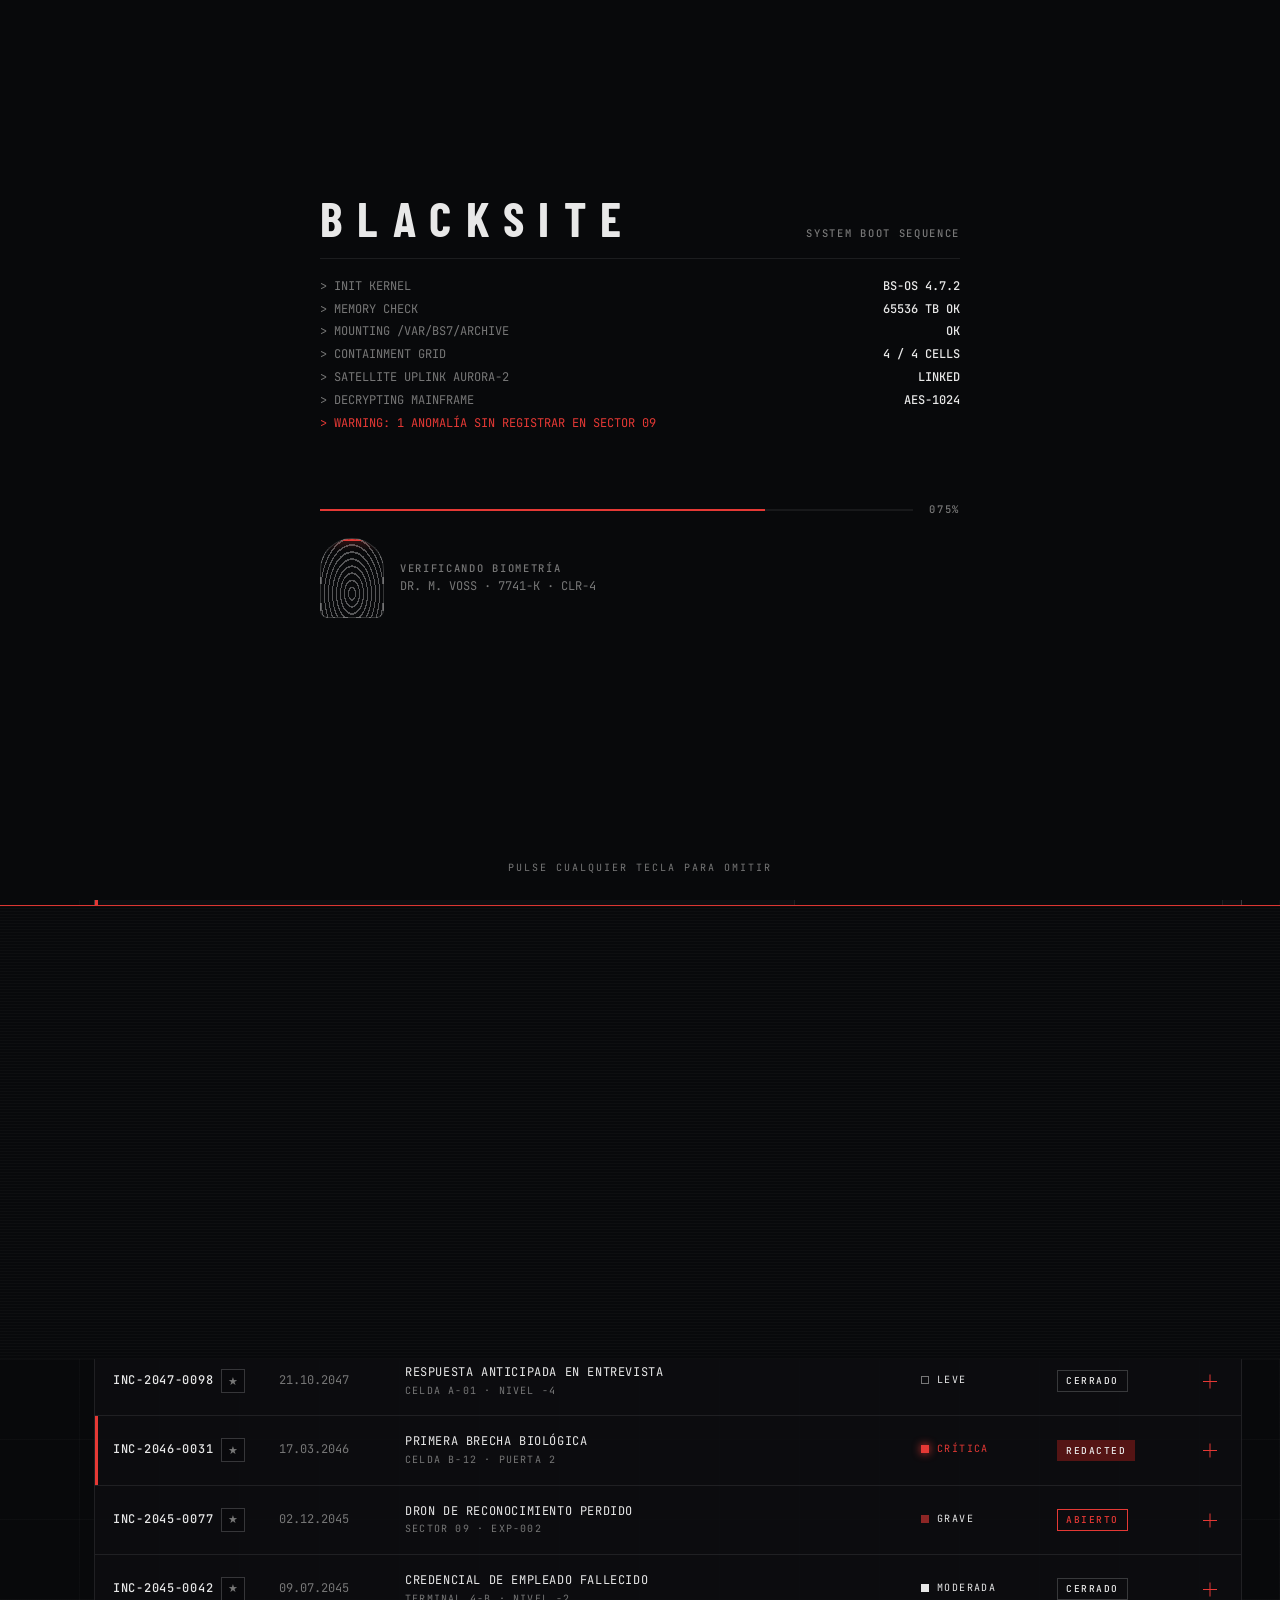
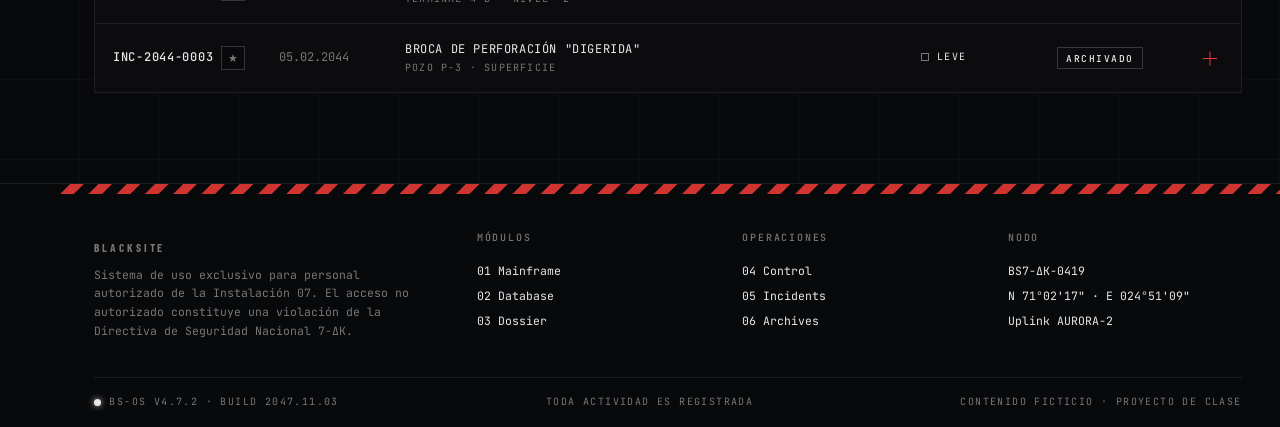
<file: incidents.html>
<!DOCTYPE html>
<html lang="es">
<head>
  <meta charset="UTF-8">
  <meta name="viewport" content="width=device-width, initial-scale=1">
  <meta name="description" content="BLACKSITE — Base de datos de incidentes y sucesos anómalos.">
  <title>INCIDENT REPORTS · BLACKSITE</title>
  <link rel="preconnect" href="https://fonts.googleapis.com">
  <link rel="preconnect" href="https://fonts.gstatic.com" crossorigin>
  <link rel="stylesheet" href="https://fonts.googleapis.com/css2?family=Barlow+Condensed:wght@400;500;600;700&family=JetBrains+Mono:wght@400;500;700&display=swap">
  <link rel="stylesheet" href="css/style.css">
  <!-- Núcleo JS: sin defer para marcar <html class="js"> antes del primer pintado -->
  <script src="js/core.js"></script>
</head>
<body data-page="incidents">

  <a class="skip-link" href="#main">Saltar al contenido</a>

  <div class="loadbar" aria-hidden="true"></div>
  <div class="watermark" aria-hidden="true">CLASSIFIED</div>

  <!-- ===================== BARRA SUPERIOR ===================== -->
  <header class="topbar">
    <a class="brand" href="index.html" aria-label="BLACKSITE — volver al Mainframe">
      <span class="brand__mark" aria-hidden="true"></span>
      <span>
        <span class="brand__name">BLACKSITE</span>
        <span class="brand__sub">FACILITY 07 // ΔK</span>
      </span>
    </a>

    <input type="checkbox" id="nav-toggle" class="nav-toggle" aria-label="Abrir menú">
    <label for="nav-toggle" class="nav-burger" aria-hidden="true"><span class="nav-burger__icon"></span>MENU</label>

    <nav class="nav" aria-label="Navegación principal">
      <ul class="nav__list">
        <li class="nav__item"><a class="nav__link" href="index.html"><span class="nav__num">01</span>Mainframe</a></li>
        <li class="nav__item"><a class="nav__link" href="experiments.html"><span class="nav__num">02</span>Database</a></li>
        <li class="nav__item"><a class="nav__link" href="dossier.html"><span class="nav__num">03</span>Dossier</a></li>
        <li class="nav__item"><a class="nav__link" href="control.html"><span class="nav__num">04</span>Control</a></li>
        <li class="nav__item"><a class="nav__link" href="incidents.html" aria-current="page"><span class="nav__num">05</span>Incidents</a></li>
        <li class="nav__item nav__item--drop">
          <a class="nav__link" href="archives.html" aria-haspopup="true"><span class="nav__num">06</span>Archives <span class="nav__caret" aria-hidden="true"></span></a>
          <div class="dropdown">
            <a class="dropdown__link" href="archives.html#documents"><span>06.1</span>Documentos<span>12</span></a>
            <a class="dropdown__link" href="archives.html#photos"><span>06.2</span>Fotografías<span>06</span></a>
            <a class="dropdown__link" href="archives.html#logs"><span>06.3</span>Registros de audio<span>03</span></a>
            <a class="dropdown__link" href="archives.html#locked"><span>06.4</span>Expedientes bloqueados<span>04</span></a>
          </div>
        </li>
      </ul>
    </nav>

    <div class="access" role="status">
      <span class="led led--red led--blink" aria-hidden="true"></span>
      <span class="access__text">Restricted access</span>
      <span class="access__lvl">CLR-4</span>
    </div>
  </header>

  <!-- Metabarra: fecha, código de instalación, coordenadas -->
  <div class="metabar" aria-label="Datos de sesión">
    <div class="metabar__item"><span class="metabar__key">Date</span><span class="metabar__val" data-clock>13.11.2047 — 03:17:42 UTC</span></div>
    <div class="metabar__item"><span class="metabar__key">Facility</span><span class="metabar__val">BS7-ΔK-0419</span></div>
    <div class="metabar__item"><span class="metabar__key">Coords</span><span class="metabar__val">N 71°02'17" · E 024°51'09"</span></div>
    <div class="metabar__item"><span class="metabar__key">Operator</span><span class="metabar__val">DR. M. VOSS · 7741-K</span></div>
    <div class="metabar__item"><span class="led led--on led--pulse" aria-hidden="true"></span><span class="metabar__val">Session encrypted</span></div>
  </div>

  <!-- Raíl lateral -->
  <aside class="rail" aria-hidden="true">
    <span class="rail__num">05<small>/06</small></span>
    <span class="rail__text">Incident reports // 2044–2047</span>
    <span class="rail__ticks"></span>
  </aside>

  <main id="main" class="page">

    <!-- ===================== CABECERA ===================== -->
    <section class="page-head container">
      <ol class="crumbs">
        <li><a href="index.html">Mainframe</a></li>
        <li>Incident reports</li>
        <li>INC-DB</li>
      </ol>
      <div class="page-head__grid">
        <h1 class="page-title">Incident<br><span>reports</span></h1>
        <p class="page-lead">
          Registro oficial de accidentes, brechas y sucesos sin explicación ocurridos en la
          Instalación 07. Los informes marcados como <strong class="text-red">REDACTED</strong>
          han sido intervenidos por el Consejo de Supervisión.
        </p>
      </div>
    </section>

    <section class="container reports-wrap" aria-label="Base de datos de incidentes">

      <div class="summary-strip">
        <article class="stat"><span class="label">Informes 2044–2047</span><span class="stat__value">117</span><span class="stat__note">8 mostrados</span></article>
        <article class="stat stat--alert"><span class="label">Abiertos</span><span class="stat__value">03</span><span class="stat__note"><span class="led led--red led--blink" aria-hidden="true"></span>1 en curso</span></article>
        <article class="stat"><span class="label">Bajas registradas</span><span class="stat__value">09</span><span class="stat__note">+ 4 desaparecidos</span></article>
        <article class="stat"><span class="label">Días sin incidentes</span><span class="stat__value">00</span><span class="stat__note">Récord: 11 días</span></article>
      </div>

      <!-- Filtro por gravedad: radios + :has() en .reports-wrap -->
      <div class="filters" role="radiogroup" aria-label="Filtrar por gravedad">
        <span class="label">Gravedad:</span>
        <input class="filters__input visually-hidden" type="radio" name="sev" id="sev-all" checked>
        <label class="filters__label" for="sev-all">Todas</label>
        <input class="filters__input visually-hidden" type="radio" name="sev" id="sev-critical">
        <label class="filters__label" for="sev-critical">Crítica</label>
        <input class="filters__input visually-hidden" type="radio" name="sev" id="sev-severe">
        <label class="filters__label" for="sev-severe">Grave</label>
        <input class="filters__input visually-hidden" type="radio" name="sev" id="sev-moderate">
        <label class="filters__label" for="sev-moderate">Moderada</label>
        <input class="filters__input visually-hidden" type="radio" name="sev" id="sev-minor">
        <label class="filters__label" for="sev-minor">Leve</label>
        <span class="label filters__count">Orden: más reciente</span>
      </div>

      <div class="reports-head label" aria-hidden="true">
        <span>Nº incidente</span><span>Fecha</span><span>Suceso · ubicación</span><span>Gravedad</span><span>Estado</span><span></span>
      </div>

      <!-- ========== INFORME 1 ========== -->
      <details class="report" data-sev="critical" open>
        <summary class="report__row">
          <span class="report__num">INC-2047-0118</span>
          <time class="report__date">13.11.2047</time>
          <span class="report__title">Fluctuación gravitacional<small>Sector 09 · Nivel −4</small></span>
          <span class="report__sevcol"><span class="sev sev--critical">Crítica</span></span>
          <span class="report__status"><span class="tag tag--solid">Abierto</span></span>
          <span class="expand__icon" aria-hidden="true"></span>
        </summary>
        <div class="report__body">
          <div>
            <h4>Descripción</h4>
            <p>A las 03:14:09 los sensores de S-09 registran un aumento de 0,4 g alrededor de EXP-002. Los relojes del pasillo comienzan a desincronizarse entre sí. El técnico de guardia informa de que "el pasillo es más largo que antes".</p>
            <h4>Acciones tomadas</h4>
            <p>Protocolo VACÍO-3 activado. Evacuación del sector S-10. Medición láser del corredor: 48,2 m. Longitud según planos: 31,0 m.</p>
          </div>
          <aside class="report__aside">
            <dl class="spec">
              <div class="spec__row"><dt>Ubicación</dt><dd>S-09 · N 71°02'11"</dd></div>
              <div class="spec__row"><dt>Experimento</dt><dd>EXP-002</dd></div>
              <div class="spec__row"><dt>Heridos</dt><dd>0</dd></div>
            </dl>
            <div class="meter" style="margin-top:1rem">
              <div class="meter__row"><span>Investigación</span><strong>En curso</strong></div>
              <div class="bar bar--striped"><span class="bar__fill" style="--value:24%"></span></div>
            </div>
            <p class="signature">Redactado por: Of. K. Brandt · Seguridad interna</p>
          </aside>
        </div>
      </details>

      <!-- ========== INFORME 2 ========== -->
      <details class="report" data-sev="severe">
        <summary class="report__row">
          <span class="report__num">INC-2047-0117</span>
          <time class="report__date">13.11.2047</time>
          <span class="report__title">Alarma activada por el espécimen<small>Celda B-12 · Nivel −4</small></span>
          <span class="report__sevcol"><span class="sev sev--severe">Grave</span></span>
          <span class="report__status"><span class="tag tag--red">En revisión</span></span>
          <span class="expand__icon" aria-hidden="true"></span>
        </summary>
        <div class="report__body">
          <div>
            <h4>Descripción</h4>
            <p>La alarma de la celda B-12 suena durante 41 segundos. El sistema no registra ninguna activación. El análisis espectral demuestra que el sonido fue producido por EXP-001 imitando la sirena con una precisión del 99,7%.</p>
            <h4>Valoración</h4>
            <p>Se sospecha que el espécimen intenta provocar la apertura de emergencia de la puerta 2. Se desactiva la apertura automática por alarma.</p>
          </div>
          <aside class="report__aside">
            <dl class="spec">
              <div class="spec__row"><dt>Ubicación</dt><dd>B-12 · Puerta 2</dd></div>
              <div class="spec__row"><dt>Experimento</dt><dd>EXP-001</dd></div>
              <div class="spec__row"><dt>Heridos</dt><dd>0</dd></div>
            </dl>
            <p class="signature">Redactado por: Dra. I. Varga · Investigación</p>
          </aside>
        </div>
      </details>

      <!-- ========== INFORME 3 ========== -->
      <details class="report" data-sev="moderate">
        <summary class="report__row">
          <span class="report__num">INC-2047-0112</span>
          <time class="report__date">02.11.2047</time>
          <span class="report__title">Pérdida colectiva de tiempo<small>Caverna N −7 · Plataforma 3</small></span>
          <span class="report__sevcol"><span class="sev sev--moderate">Moderada</span></span>
          <span class="report__status"><span class="tag">Cerrado</span></span>
          <span class="expand__icon" aria-hidden="true"></span>
        </summary>
        <div class="report__body">
          <div>
            <h4>Descripción</h4>
            <p>Seis operarios de mantenimiento son encontrados sentados frente a EXP-004 a las 03:11. Ninguno recuerda los últimos 11 minutos. Todos llevan las gafas de protección en la mano, no puestas. Cinco de ellos sonríen.</p>
            <h4>Resolución</h4>
            <p>Tratamiento médico estándar y descanso de 48 h. Se instala un temporizador de exposición obligatorio de 40 s en la plataforma 3.</p>
          </div>
          <aside class="report__aside">
            <dl class="spec">
              <div class="spec__row"><dt>Ubicación</dt><dd>N −7 · Plataforma 3</dd></div>
              <div class="spec__row"><dt>Experimento</dt><dd>EXP-004</dd></div>
              <div class="spec__row"><dt>Afectados</dt><dd>6</dd></div>
            </dl>
            <p class="signature">Redactado por: Dr. P. Salo · Servicios médicos</p>
          </aside>
        </div>
      </details>

      <!-- ========== INFORME 4 ========== -->
      <details class="report" data-sev="minor">
        <summary class="report__row">
          <span class="report__num">INC-2047-0098</span>
          <time class="report__date">21.10.2047</time>
          <span class="report__title">Respuesta anticipada en entrevista<small>Celda A-01 · Nivel −4</small></span>
          <span class="report__sevcol"><span class="sev sev--minor">Leve</span></span>
          <span class="report__status"><span class="tag">Cerrado</span></span>
          <span class="expand__icon" aria-hidden="true"></span>
        </summary>
        <div class="report__body">
          <div>
            <h4>Descripción</h4>
            <p>Durante la entrevista #298, EXP-003 responde "no, no tengo hermanos" antes de que el Dr. Lund termine de leer la pregunta 1. La pregunta 1 era sobre su comida favorita. El Dr. Lund tiene un hermano del que nunca ha hablado en la instalación.</p>
          </div>
          <aside class="report__aside">
            <dl class="spec">
              <div class="spec__row"><dt>Ubicación</dt><dd>A-01</dd></div>
              <div class="spec__row"><dt>Experimento</dt><dd>EXP-003</dd></div>
            </dl>
            <p class="signature">Redactado por: Dr. H. Lund · Psicología</p>
          </aside>
        </div>
      </details>

      <!-- ========== INFORME 5 ========== -->
      <details class="report" data-sev="critical">
        <summary class="report__row">
          <span class="report__num">INC-2046-0031</span>
          <time class="report__date">17.03.2046</time>
          <span class="report__title">Primera brecha biológica<small>Celda B-12 · Puerta 2</small></span>
          <span class="report__sevcol"><span class="sev sev--critical">Crítica</span></span>
          <span class="report__status"><span class="tag tag--deep">Redacted</span></span>
          <span class="expand__icon" aria-hidden="true"></span>
        </summary>
        <div class="report__body">
          <div>
            <h4>Descripción</h4>
            <p>Un filamento de EXP-001 atraviesa la junta de la puerta 2 y alcanza el pasillo de observación. Tres miembros del personal fallecen. El filamento se retira de forma voluntaria al cabo de <span class="redacted" tabindex="0">nueve minutos</span>.</p>
            <h4>Observaciones del Consejo</h4>
            <p><span class="redacted" tabindex="0">Los cuerpos no presentan heridas. El tejido cerebral de las tres víctimas fue reemplazado por</span> material no identificado. Resto del informe sellado.</p>
          </div>
          <aside class="report__aside">
            <dl class="spec">
              <div class="spec__row"><dt>Ubicación</dt><dd>B-12 · Pasillo obs.</dd></div>
              <div class="spec__row"><dt>Bajas</dt><dd class="text-red">3</dd></div>
              <div class="spec__row"><dt>Clasificación</dt><dd><span class="tag tag--red">CLR-5</span></dd></div>
            </dl>
            <p class="signature">Firmado: ████████ · Consejo de Supervisión</p>
          </aside>
        </div>
      </details>

      <!-- ========== INFORME 6 ========== -->
      <details class="report" data-sev="severe">
        <summary class="report__row">
          <span class="report__num">INC-2045-0077</span>
          <time class="report__date">02.12.2045</time>
          <span class="report__title">Dron de reconocimiento perdido<small>Sector 09 · EXP-002</small></span>
          <span class="report__sevcol"><span class="sev sev--severe">Grave</span></span>
          <span class="report__status"><span class="tag tag--red">Abierto</span></span>
          <span class="expand__icon" aria-hidden="true"></span>
        </summary>
        <div class="report__body">
          <div>
            <h4>Descripción</h4>
            <p>Se introduce en EXP-002 un dron atado a un cable de acero de 500 m. El cable se desenrolla por completo en 4 segundos. Al recuperarlo, el extremo está cortado de forma limpia. La telemetría del dron sigue transmitiendo. Hoy, 709 días después, sigue transmitiendo.</p>
            <h4>Última telemetría</h4>
            <p class="mono-small">ALT: ∞ · TEMP: 3 K · CÁMARA: <span class="redacted" tabindex="0">luces que se acercan</span></p>
          </div>
          <aside class="report__aside">
            <dl class="spec">
              <div class="spec__row"><dt>Ubicación</dt><dd>S-09</dd></div>
              <div class="spec__row"><dt>Experimento</dt><dd>EXP-002</dd></div>
              <div class="spec__row"><dt>Pérdidas</dt><dd>Dron RX-4</dd></div>
            </dl>
            <p class="signature">Redactado por: Ing. A. Moreau · Ingeniería</p>
          </aside>
        </div>
      </details>

      <!-- ========== INFORME 7 ========== -->
      <details class="report" data-sev="moderate">
        <summary class="report__row">
          <span class="report__num">INC-2045-0042</span>
          <time class="report__date">09.07.2045</time>
          <span class="report__title">Credencial de empleado fallecido<small>Terminal 4-B · Nivel −2</small></span>
          <span class="report__sevcol"><span class="sev sev--moderate">Moderada</span></span>
          <span class="report__status"><span class="tag">Cerrado</span></span>
          <span class="expand__icon" aria-hidden="true"></span>
        </summary>
        <div class="report__body">
          <div>
            <h4>Descripción</h4>
            <p>La tarjeta del técnico J. Arenas (fallecido en INC-2046-0031) intenta acceder a la terminal 4-B. Fecha del intento: 09.07.2045, ocho meses <strong>antes</strong> de su muerte. El registro se descubrió en una auditoría de 2047.</p>
          </div>
          <aside class="report__aside">
            <dl class="spec">
              <div class="spec__row"><dt>Ubicación</dt><dd>T-4B</dd></div>
              <div class="spec__row"><dt>Relacionado</dt><dd>EXP-003 (?)</dd></div>
            </dl>
            <p class="signature">Redactado por: Of. K. Brandt · Seguridad interna</p>
          </aside>
        </div>
      </details>

      <!-- ========== INFORME 8 ========== -->
      <details class="report" data-sev="minor">
        <summary class="report__row">
          <span class="report__num">INC-2044-0003</span>
          <time class="report__date">05.02.2044</time>
          <span class="report__title">Broca de perforación "digerida"<small>Pozo P-3 · Superficie</small></span>
          <span class="report__sevcol"><span class="sev sev--minor">Leve</span></span>
          <span class="report__status"><span class="tag">Archivado</span></span>
          <span class="expand__icon" aria-hidden="true"></span>
        </summary>
        <div class="report__body">
          <div>
            <h4>Descripción</h4>
            <p>Primer informe relacionado con EXP-001. La broca de tungsteno de la perforadora geológica sale del pozo pulida como un espejo y con un 30% menos de masa. Se atribuye inicialmente a un fallo del equipo.</p>
          </div>
          <aside class="report__aside">
            <dl class="spec">
              <div class="spec__row"><dt>Ubicación</dt><dd>Pozo P-3</dd></div>
              <div class="spec__row"><dt>Experimento</dt><dd>EXP-001</dd></div>
            </dl>
            <p class="signature">Redactado por: Equipo geológico GEO-2</p>
          </aside>
        </div>
      </details>

    </section>

  </main>

  <!-- ===================== BARRA DE ESTADO ===================== -->
  <footer class="statusbar">
    <div class="hazard" aria-hidden="true"></div>
    <div class="container">
      <div class="statusbar__grid">
        <div>
          <p class="statusbar__brand">BLACKSITE</p>
          <p>Sistema de uso exclusivo para personal autorizado de la Instalación 07. El acceso no autorizado constituye una violación de la Directiva de Seguridad Nacional 7-ΔK.</p>
        </div>
        <div>
          <h4>Módulos</h4>
          <ul>
            <li><a href="index.html">01 Mainframe</a></li>
            <li><a href="experiments.html">02 Database</a></li>
            <li><a href="dossier.html">03 Dossier</a></li>
          </ul>
        </div>
        <div>
          <h4>Operaciones</h4>
          <ul>
            <li><a href="control.html">04 Control</a></li>
            <li><a href="incidents.html">05 Incidents</a></li>
            <li><a href="archives.html">06 Archives</a></li>
          </ul>
        </div>
        <div>
          <h4>Nodo</h4>
          <ul>
            <li>BS7-ΔK-0419</li>
            <li>N 71°02'17" · E 024°51'09"</li>
            <li>Uplink AURORA-2</li>
          </ul>
        </div>
      </div>
      <div class="statusbar__bottom">
        <span><span class="led led--on led--pulse" aria-hidden="true"></span>BS-OS v4.7.2 · Build 2047.11.03</span>
        <span>Toda actividad es registrada</span>
        <span>Contenido ficticio · Proyecto de clase</span>
      </div>
    </div>
  </footer>

  <!-- ============ CAPA INTERACTIVA · BLACKSITE OS v2.0 ============ -->
  <script src="js/data.js" defer></script>
  <script src="js/prefs.js" defer></script>
  <script src="js/audio.js" defer></script>
  <script src="js/notify.js" defer></script>
  <script src="js/ui.js" defer></script>
  <script src="js/secrets.js" defer></script>
  <script src="js/clock.js" defer></script>
  <script src="js/boot.js" defer></script>
  <script src="js/transitions.js" defer></script>
  <script src="js/cursor.js" defer></script>
  <script src="js/monitor.js" defer></script>
  <script src="js/anomalies.js" defer></script>
  <script src="js/alarms.js" defer></script>
  <script src="js/terminal.js" defer></script>
  <script src="js/database.js" defer></script>
  <script src="js/dossier.js" defer></script>
  <script src="js/control.js" defer></script>
  <script src="js/incidents.js" defer></script>
  <script src="js/archives.js" defer></script>
  <script src="js/main.js" defer></script>
</body>
</html>
</file>
<file: css/style.css>
/* ==========================================================================
   PROJECT: BLACKSITE — Sistema interno de la Instalación 07
   Hoja de estilos única · HTML5 + CSS3 vanilla · sin JavaScript
   --------------------------------------------------------------------------
   ÍNDICE
   00. Tokens de diseño (variables)
   01. Reset y base
   02. Efectos globales (scanlines, viñeta, marca de agua, transiciones,
       arranque del sistema, barra de carga)
   03. Tipografía y utilidades (label, glitch, parpadeo, censura)
   04. Layout (contenedor, secciones, raíl lateral, cabeceras de página)
   05. Barra superior y navegación (dropdown + menú móvil con :checked)
   06. Metabarra (fecha, código de instalación, coordenadas)
   07. Componentes (panel, tag, LED, botones, barras, gauges, monitor,
       radar, baliza, cinta de peligro, modal :target, desplegables,
       interruptores, selector segmentado, sello, visuales)
   08. Página · Mainframe (index)
   09. Página · Database (experiments)
   10. Página · Dossier
   11. Página · Containment Control
   12. Página · Incident Reports
   13. Página · Classified Archives
   14. Barra de estado (footer)
   15. Responsive
   16. Movimiento reducido
   17. Capa interactiva (JavaScript v2.0)
   ========================================================================== */


/* ==========================================================================
   00. TOKENS DE DISEÑO
   ========================================================================== */
:root {
  /* Paleta oficial */
  --black: #08090B;
  --graphite: #15171A;
  --steel: #777777;
  --white: #E8E8E8;
  --red: #E53935;
  --red-deep: #541414;

  /* Derivados */
  --ink: #0D0E11;
  --line: rgba(232, 232, 232, .09);
  --line-strong: rgba(232, 232, 232, .2);
  --red-glow: rgba(229, 57, 53, .45);
  --red-soft: rgba(229, 57, 53, .12);
  --accent: var(--red);

  /* Tipografía */
  --font-mono: "JetBrains Mono", ui-monospace, "SFMono-Regular", Menlo, Consolas, monospace;
  --font-cond: "Barlow Condensed", "Arial Narrow", "Roboto Condensed", sans-serif-condensed, sans-serif;

  /* Medidas */
  --topbar-h: 64px;
  --rail-w: 56px;
  --gutter: clamp(16px, 3vw, 40px);
  --maxw: 1440px;
  --radius: 2px;

  /* Movimiento */
  --ease-out: cubic-bezier(.2, .8, .2, 1);
  --ease-snap: cubic-bezier(.7, 0, .2, 1);

  color-scheme: dark;
}

/* Propiedad registrada: permite ANIMAR un número (gauges circulares) */
@property --p {
  syntax: "<number>";
  inherits: true;
  initial-value: 0;
}


/* ==========================================================================
   01. RESET Y BASE
   ========================================================================== */
*,
*::before,
*::after { box-sizing: border-box; }

* { margin: 0; padding: 0; }

html {
  scroll-behavior: smooth;
  -webkit-text-size-adjust: 100%;
  background: var(--black);
}

body {
  min-height: 100vh;
  font-family: var(--font-mono);
  font-size: 14px;
  line-height: 1.65;
  color: var(--white);
  background-color: var(--black);
  /* Retícula técnica muy sutil de fondo */
  background-image:
    linear-gradient(rgba(232, 232, 232, .022) 1px, transparent 1px),
    linear-gradient(90deg, rgba(232, 232, 232, .022) 1px, transparent 1px);
  background-size: 80px 80px;
  background-position: -1px -1px;
  overflow-x: hidden;
  -webkit-font-smoothing: antialiased;
}

img, svg { display: block; max-width: 100%; }
a { color: inherit; text-decoration: none; }
ul, ol { list-style: none; }
button, input, select { font: inherit; color: inherit; }
table { border-collapse: collapse; width: 100%; }

::selection { background: var(--red); color: var(--black); }

/* Foco visible coherente en todo el sistema */
:focus-visible {
  outline: 1px solid var(--red);
  outline-offset: 3px;
}

/* Oculto visualmente pero accesible (inputs de los trucos CSS) */
.visually-hidden {
  position: absolute !important;
  width: 1px; height: 1px;
  overflow: hidden;
  clip-path: inset(50%);
  white-space: nowrap;
}

.skip-link {
  position: fixed;
  top: 8px; left: 8px;
  z-index: 3000;
  padding: .5rem 1rem;
  background: var(--red);
  color: var(--black);
  font-weight: 700;
  transform: translateY(-200%);
  transition: transform .2s;
}
.skip-link:focus { transform: none; }


/* ==========================================================================
   02. EFECTOS GLOBALES
   ========================================================================== */

/* Scanlines de monitor CRT sobre toda la interfaz */
body::before {
  content: "";
  position: fixed;
  inset: 0;
  z-index: 2000;
  pointer-events: none;
  background: repeating-linear-gradient(
    to bottom,
    transparent 0 2px,
    rgba(0, 0, 0, .22) 2px 3px
  );
  mix-blend-mode: multiply;
  animation: crt-flicker 6s steps(1) infinite;
}

/* Viñeta: oscurece los bordes de la "pantalla" */
body::after {
  content: "";
  position: fixed;
  inset: 0;
  z-index: 1999;
  pointer-events: none;
  background: radial-gradient(ellipse at 50% 45%, transparent 55%, rgba(0, 0, 0, .65) 100%);
}

@keyframes crt-flicker {
  0%, 100% { opacity: 1; }
  48%      { opacity: .85; }
  49%      { opacity: 1; }
  92%      { opacity: .9; }
}

/* Marca de agua CLASSIFIED (texto hueco, gigante y girado) */
.watermark {
  position: fixed;
  top: 50%;
  left: 50%;
  z-index: 0;
  pointer-events: none;
  font-family: var(--font-cond);
  font-weight: 700;
  font-size: clamp(6rem, 19vw, 22rem);
  line-height: 1;
  letter-spacing: .04em;
  color: transparent;
  -webkit-text-stroke: 1px rgba(229, 57, 53, .07);
  transform: translate(-50%, -50%) rotate(-14deg);
  white-space: nowrap;
  user-select: none;
}

/* Transiciones entre páginas (View Transitions entre documentos).
   Efecto "apagado/encendido de CRT". Si el navegador no lo soporta,
   se usa la animación de entrada de .page como alternativa. */
@view-transition { navigation: auto; }

::view-transition-old(root) {
  animation: vt-out .32s var(--ease-snap) both;
}
::view-transition-new(root) {
  animation: vt-in .55s var(--ease-out) both;
}
@keyframes vt-out {
  60%  { clip-path: inset(49.5% 0 49.5% 0); filter: brightness(2.5); }
  100% { clip-path: inset(50% 50% 50% 50%); filter: brightness(3); opacity: 0; }
}
@keyframes vt-in {
  0%   { clip-path: inset(49.5% 0 49.5% 0); filter: brightness(3) contrast(2); }
  50%  { clip-path: inset(0 0 0 0); filter: brightness(1.4); }
  100% { filter: none; }
}

/* Entrada de cada página */
.page {
  position: relative;
  z-index: 1;
  /* "backwards" (no "both"): al terminar no deja filter/transform aplicados,
     que convertirían .page en contenedor de los position:fixed (modales) */
  animation: page-in .8s var(--ease-out) backwards;
}
@keyframes page-in {
  from { opacity: 0; transform: translateY(12px); filter: blur(4px); }
}

/* Barra de carga del módulo (todas las páginas) */
.loadbar {
  position: fixed;
  top: 0;
  left: 0;
  right: 0;
  height: 2px;
  z-index: 2100;
  background: var(--red);
  box-shadow: 0 0 12px var(--red);
  transform-origin: left;
  animation: loadbar 1.4s var(--ease-snap) forwards;
  pointer-events: none;
}
@keyframes loadbar {
  0%   { transform: scaleX(0); opacity: 1; }
  70%  { transform: scaleX(1); opacity: 1; }
  100% { transform: scaleX(1); opacity: 0; }
}

/* Secuencia de arranque (solo en el Mainframe) */
.boot {
  position: fixed;
  inset: 0;
  z-index: 2500;
  display: grid;
  place-items: center;
  background: var(--black);
  pointer-events: none;
  animation: boot-out .6s var(--ease-snap) 2.9s forwards;
}
.boot__inner {
  width: min(520px, calc(100% - 32px));
  font-size: 12px;
  color: var(--steel);
}
.boot__logo {
  font-family: var(--font-cond);
  font-size: 2.6rem;
  font-weight: 700;
  letter-spacing: .3em;
  color: var(--white);
  margin-bottom: 1.25rem;
}
.boot__line {
  opacity: 0;
  animation: boot-line .01s forwards;
}
.boot__line:nth-child(2) { animation-delay: .25s; }
.boot__line:nth-child(3) { animation-delay: .6s; }
.boot__line:nth-child(4) { animation-delay: 1s; }
.boot__line:nth-child(5) { animation-delay: 1.4s; }
.boot__line:nth-child(6) { animation-delay: 1.9s; color: var(--red); }
.boot__line span { color: var(--white); }
.boot__bar {
  height: 2px;
  margin-top: 1.25rem;
  background: var(--line);
  overflow: hidden;
}
.boot__bar::after {
  content: "";
  display: block;
  height: 100%;
  background: var(--red);
  transform-origin: left;
  animation: boot-bar 2.4s steps(14) .2s both;
}
@keyframes boot-line { to { opacity: 1; } }
@keyframes boot-bar  { from { transform: scaleX(0); } }
@keyframes boot-out  {
  to { opacity: 0; visibility: hidden; clip-path: inset(50% 0 50% 0); }
}


/* ==========================================================================
   03. TIPOGRAFÍA Y UTILIDADES
   ========================================================================== */
.label {
  font-family: var(--font-mono);
  font-size: 10.5px;
  font-weight: 500;
  letter-spacing: .16em;
  text-transform: uppercase;
  color: var(--steel);
}

.kicker {
  display: inline-flex;
  align-items: center;
  gap: .75rem;
  font-size: 11px;
  letter-spacing: .2em;
  text-transform: uppercase;
  color: var(--steel);
}
.kicker::before {
  content: "";
  width: 28px;
  height: 1px;
  background: var(--red);
}

.display {
  font-family: var(--font-cond);
  font-weight: 700;
  text-transform: uppercase;
  line-height: .9;
  letter-spacing: -.005em;
}

.text-red   { color: var(--red); }
.text-white { color: var(--white); }
.muted      { color: var(--steel); }
.mono-small { font-size: 11px; letter-spacing: .08em; }

/* Parpadeo de terminal */
.blink { animation: blink 1.1s steps(1) infinite; }
@keyframes blink { 50% { opacity: 0; } }

.cursor::after {
  content: "_";
  margin-left: .15em;
  color: var(--red);
  animation: blink .9s steps(1) infinite;
}

/* Efecto GLITCH: dos copias del texto (attr(data-text)) recortadas con
   clip-path en franjas y desplazadas. Se activa a ráfagas. */
.glitch {
  position: relative;
  display: inline-block;
}
.glitch::before,
.glitch::after {
  content: attr(data-text);
  position: absolute;
  inset: 0;
  pointer-events: none;
  opacity: 0;
}
.glitch::before {
  color: var(--red);
  animation: glitch-a 5s steps(1) infinite;
}
.glitch::after {
  color: var(--white);
  mix-blend-mode: difference;
  animation: glitch-b 5s steps(1) infinite;
}
@keyframes glitch-a {
  0%, 86%, 100% { opacity: 0; transform: none; clip-path: inset(0 0 100% 0); }
  87% { opacity: 1; transform: translate(-4px, 1px); clip-path: inset(10% 0 62% 0); }
  89% { opacity: 1; transform: translate(5px, -1px); clip-path: inset(58% 0 12% 0); }
  91% { opacity: 1; transform: translate(-2px, 0);  clip-path: inset(32% 0 40% 0); }
  93% { opacity: 0; }
}
@keyframes glitch-b {
  0%, 87%, 100% { opacity: 0; transform: none; clip-path: inset(0 0 100% 0); }
  88% { opacity: .8; transform: translate(4px, 0);  clip-path: inset(70% 0 4% 0); }
  90% { opacity: .8; transform: translate(-6px, 0); clip-path: inset(4% 0 80% 0); }
  92% { opacity: 0; }
}
/* Glitch continuo al pasar el ratón */
.glitch--hover:hover::before { animation-duration: .6s; }
.glitch--hover:hover::after  { animation-duration: .6s; }

/* Texto censurado: barra blanca que se desclasifica con :hover / :focus */
.redacted {
  position: relative;
  padding: 0 .15em;
  color: transparent;
  background: var(--white);
  cursor: help;
  transition: color .25s, background-color .25s;
  -webkit-box-decoration-break: clone;
          box-decoration-break: clone;
}
.redacted:hover,
.redacted:focus-visible {
  color: var(--red);
  background: var(--red-soft);
  outline: none;
}


/* ==========================================================================
   04. LAYOUT
   ========================================================================== */
.container {
  width: 100%;
  max-width: var(--maxw);
  margin-inline: auto;
  padding-inline: var(--gutter);
}

/* El contenido deja hueco para el raíl lateral fijo en escritorio */
.page {
  padding-left: var(--rail-w);
}

.section {
  padding-block: clamp(48px, 7vw, 96px);
  border-top: 1px solid var(--line);
}

/* Cabecera de sección numerada: 01 / TÍTULO ........ META */
.section-head {
  display: grid;
  grid-template-columns: auto 1fr auto;
  align-items: end;
  gap: 1.25rem;
  margin-bottom: clamp(24px, 4vw, 40px);
}
.section-head__num {
  font-size: 11px;
  color: var(--red);
  letter-spacing: .2em;
}
.section-head__title {
  font-family: var(--font-cond);
  font-size: clamp(1.6rem, 3.2vw, 2.4rem);
  font-weight: 600;
  text-transform: uppercase;
  line-height: 1;
  letter-spacing: .02em;
}
.section-head__meta {
  font-size: 10.5px;
  letter-spacing: .14em;
  text-transform: uppercase;
  color: var(--steel);
  text-align: right;
}

/* Raíl lateral fijo (numeración de módulo + texto vertical) */
.rail {
  position: fixed;
  top: var(--topbar-h);
  bottom: 0;
  left: 0;
  z-index: 40;
  width: var(--rail-w);
  display: flex;
  flex-direction: column;
  align-items: center;
  justify-content: space-between;
  padding-block: 24px;
  border-right: 1px solid var(--line);
  background: var(--black);
}
.rail__num {
  font-family: var(--font-cond);
  font-size: 1.5rem;
  font-weight: 700;
  color: var(--white);
}
.rail__num small {
  display: block;
  font-family: var(--font-mono);
  font-size: 9px;
  color: var(--steel);
  text-align: center;
}
.rail__text {
  writing-mode: vertical-rl;
  transform: rotate(180deg);
  font-size: 10px;
  letter-spacing: .3em;
  text-transform: uppercase;
  color: var(--steel);
}
.rail__ticks {
  width: 10px;
  height: 120px;
  background: repeating-linear-gradient(to bottom, var(--line-strong) 0 1px, transparent 1px 8px);
}
.rail__ticks::after {
  content: "";
  display: block;
  width: 100%;
  height: 2px;
  background: var(--red);
  animation: rail-scan 3s ease-in-out infinite alternate;
}
@keyframes rail-scan { to { transform: translateY(118px); } }

/* Cabecera de página interna */
.page-head {
  position: relative;
  padding-block: clamp(40px, 6vw, 80px) clamp(32px, 4vw, 56px);
}
.crumbs {
  display: flex;
  flex-wrap: wrap;
  gap: .5rem;
  font-size: 10.5px;
  letter-spacing: .16em;
  text-transform: uppercase;
  color: var(--steel);
  margin-bottom: 1.5rem;
}
.crumbs a:hover { color: var(--white); }
.crumbs li + li::before {
  content: "/";
  margin-right: .5rem;
  color: var(--red);
}
.page-title {
  font-family: var(--font-cond);
  font-weight: 700;
  font-size: clamp(3rem, 9vw, 8.5rem);
  line-height: .86;
  text-transform: uppercase;
  letter-spacing: -.01em;
}
.page-title span { color: var(--red); }
.page-head__grid {
  display: grid;
  grid-template-columns: minmax(0, 1.6fr) minmax(0, 1fr);
  gap: clamp(24px, 4vw, 64px);
  align-items: end;
}
.page-lead {
  max-width: 52ch;
  color: #bdbdbd;
  font-size: 14px;
}
.page-meta {
  display: grid;
  grid-template-columns: repeat(3, minmax(0, 1fr));
  margin-top: 2rem;
  border-top: 1px solid var(--line);
  border-bottom: 1px solid var(--line);
}
.page-meta > div {
  padding: .9rem 1rem .9rem 0;
}
.page-meta > div + div {
  padding-left: 1rem;
  border-left: 1px solid var(--line);
}
.page-meta strong {
  display: block;
  font-family: var(--font-cond);
  font-size: 1.6rem;
  font-weight: 600;
  line-height: 1.1;
}


/* ==========================================================================
   05. BARRA SUPERIOR Y NAVEGACIÓN
   ========================================================================== */
.topbar {
  position: sticky;
  top: 0;
  z-index: 100;
  height: var(--topbar-h);
  display: flex;
  align-items: stretch;
  border-bottom: 1px solid var(--line);
  background: rgba(8, 9, 11, .82);
  backdrop-filter: blur(14px) saturate(1.2);
  -webkit-backdrop-filter: blur(14px) saturate(1.2);
}

/* Logotipo: emblema hecho con clip-path + texto */
.brand {
  display: flex;
  align-items: center;
  gap: .85rem;
  padding-inline: 18px 28px;
  border-right: 1px solid var(--line);
  flex-shrink: 0;
}
.brand__mark {
  position: relative;
  width: 26px;
  height: 30px;
  background: var(--white);
  clip-path: polygon(50% 0, 100% 25%, 100% 75%, 50% 100%, 0 75%, 0 25%);
  transition: background-color .3s;
}
.brand__mark::after {
  content: "";
  position: absolute;
  inset: 7px 6px;
  background: var(--black);
  clip-path: polygon(50% 0, 100% 100%, 0 100%);
}
.brand:hover .brand__mark { background: var(--red); }
.brand__name {
  display: block;
  font-family: var(--font-cond);
  font-size: 1.35rem;
  font-weight: 700;
  letter-spacing: .28em;
  line-height: 1;
}
.brand__sub {
  display: block;
  margin-top: 4px;
  font-size: 9px;
  letter-spacing: .22em;
  color: var(--steel);
}

/* Navegación principal */
.nav {
  flex: 1;
  display: flex;
}
.nav__list {
  display: flex;
  align-items: stretch;
  width: 100%;
}
.nav__item {
  position: relative;
  display: flex;
}
.nav__link {
  position: relative;
  display: flex;
  align-items: center;
  gap: .6rem;
  padding-inline: clamp(12px, 1.4vw, 22px);
  font-size: 11px;
  letter-spacing: .16em;
  text-transform: uppercase;
  color: var(--steel);
  background: none;
  border: 0;
  cursor: pointer;
  transition: color .2s, background-color .2s;
}
.nav__num {
  font-size: 9px;
  color: var(--red);
  opacity: .8;
}
/* Línea inferior que se "dibuja" en hover y en la página actual */
.nav__link::after {
  content: "";
  position: absolute;
  left: 0; right: 0; bottom: -1px;
  height: 2px;
  background: var(--red);
  transform: scaleX(0);
  transform-origin: left;
  transition: transform .35s var(--ease-out);
}
.nav__link:hover,
.nav__link:focus-visible,
.nav__link[aria-current="page"] {
  color: var(--white);
  background: rgba(232, 232, 232, .03);
}
.nav__link:hover::after,
.nav__link:focus-visible::after,
.nav__link[aria-current="page"]::after { transform: scaleX(1); }

.nav__caret {
  width: 6px;
  height: 6px;
  border-right: 1px solid currentColor;
  border-bottom: 1px solid currentColor;
  transform: rotate(45deg) translateY(-2px);
  transition: transform .3s;
}

/* Menú desplegable: aparece con :hover y con :focus-within (teclado) */
.dropdown {
  position: absolute;
  top: 100%;
  left: 0;
  min-width: 260px;
  padding: .5rem;
  border: 1px solid var(--line-strong);
  border-top: 2px solid var(--red);
  background: rgba(13, 14, 17, .96);
  backdrop-filter: blur(12px);
  -webkit-backdrop-filter: blur(12px);
  opacity: 0;
  visibility: hidden;
  transform: translateY(8px);
  clip-path: inset(0 0 100% 0);
  transition: opacity .25s, transform .35s var(--ease-out), clip-path .35s var(--ease-out), visibility 0s .35s;
}
.nav__item--drop:hover .dropdown,
.nav__item--drop:focus-within .dropdown {
  opacity: 1;
  visibility: visible;
  transform: none;
  clip-path: inset(0 0 0 0);
  transition: opacity .25s, transform .35s var(--ease-out), clip-path .35s var(--ease-out);
}
.nav__item--drop:hover .nav__caret,
.nav__item--drop:focus-within .nav__caret { transform: rotate(225deg) translateY(-2px); }
.dropdown__link {
  display: grid;
  grid-template-columns: 44px 1fr auto;
  align-items: center;
  gap: .5rem;
  padding: .65rem .75rem;
  font-size: 11px;
  letter-spacing: .1em;
  text-transform: uppercase;
  color: #bdbdbd;
  transition: background-color .2s, color .2s, padding-left .2s;
}
.dropdown__link span:first-child { color: var(--red); font-size: 9.5px; }
.dropdown__link span:last-child  { color: var(--steel); font-size: 9.5px; }
.dropdown__link:hover,
.dropdown__link:focus-visible {
  background: var(--red-soft);
  color: var(--white);
  padding-left: 1rem;
}

/* Indicador de acceso restringido */
.access {
  display: flex;
  align-items: center;
  gap: .75rem;
  padding-inline: 22px;
  border-left: 1px solid var(--line);
  font-size: 10.5px;
  letter-spacing: .16em;
  text-transform: uppercase;
  white-space: nowrap;
  color: var(--red);
}
.access__lvl {
  padding: .15rem .45rem;
  border: 1px solid var(--red);
  color: var(--white);
  background: var(--red-deep);
}

/* Menú móvil: checkbox oculto + label (truco :checked) */
.nav-toggle { position: absolute; opacity: 0; pointer-events: none; }
.nav-burger {
  display: none;
  align-items: center;
  gap: .6rem;
  margin-left: auto;
  padding-inline: 18px;
  border-left: 1px solid var(--line);
  font-size: 10.5px;
  letter-spacing: .2em;
  cursor: pointer;
}
.nav-burger__icon,
.nav-burger__icon::before,
.nav-burger__icon::after {
  display: block;
  width: 18px;
  height: 1px;
  background: var(--white);
  transition: transform .3s, opacity .3s;
}
.nav-burger__icon { position: relative; }
.nav-burger__icon::before,
.nav-burger__icon::after { content: ""; position: absolute; left: 0; }
.nav-burger__icon::before { top: -6px; }
.nav-burger__icon::after  { top: 6px; }
.nav-toggle:checked ~ .nav-burger .nav-burger__icon { background: transparent; }
.nav-toggle:checked ~ .nav-burger .nav-burger__icon::before { transform: translateY(6px) rotate(45deg); background: var(--red); }
.nav-toggle:checked ~ .nav-burger .nav-burger__icon::after  { transform: translateY(-6px) rotate(-45deg); background: var(--red); }
.nav-toggle:focus-visible ~ .nav-burger { outline: 1px solid var(--red); outline-offset: -4px; }


/* ==========================================================================
   06. METABARRA
   ========================================================================== */
.metabar {
  position: relative;
  z-index: 2;
  display: flex;
  flex-wrap: wrap;
  border-bottom: 1px solid var(--line);
  background: rgba(21, 23, 26, .5);
  font-size: 10px;
  letter-spacing: .14em;
  text-transform: uppercase;
}
.metabar__item {
  display: flex;
  gap: .6rem;
  align-items: center;
  padding: .55rem 1.1rem;
  border-right: 1px solid var(--line);
  white-space: nowrap;
}
.metabar__item:last-child { margin-left: auto; border-right: 0; border-left: 1px solid var(--line); }
.metabar__key { color: var(--steel); }
.metabar__val { color: var(--white); }


/* ==========================================================================
   07. COMPONENTES
   ========================================================================== */

/* ---------- 07.1 Panel con esquinas tipo HUD ---------- */
.panel {
  --c: var(--line-strong);
  position: relative;
  display: flex;
  flex-direction: column;
  border: 1px solid var(--line);
  background: linear-gradient(180deg, rgba(21, 23, 26, .92), rgba(13, 14, 17, .92));
  transition: border-color .3s;
}
/* Esquinas: 8 gradientes de 1px formando corchetes */
.panel::before {
  content: "";
  position: absolute;
  inset: -1px;
  pointer-events: none;
  --l: 12px;
  background:
    linear-gradient(var(--c), var(--c)) top left    / var(--l) 1px no-repeat,
    linear-gradient(var(--c), var(--c)) top left    / 1px var(--l) no-repeat,
    linear-gradient(var(--c), var(--c)) top right   / var(--l) 1px no-repeat,
    linear-gradient(var(--c), var(--c)) top right   / 1px var(--l) no-repeat,
    linear-gradient(var(--c), var(--c)) bottom left / var(--l) 1px no-repeat,
    linear-gradient(var(--c), var(--c)) bottom left / 1px var(--l) no-repeat,
    linear-gradient(var(--c), var(--c)) bottom right/ var(--l) 1px no-repeat,
    linear-gradient(var(--c), var(--c)) bottom right/ 1px var(--l) no-repeat;
}
.panel--alert { --c: var(--red); border-color: rgba(229, 57, 53, .3); }
.panel__head {
  display: flex;
  align-items: center;
  justify-content: space-between;
  gap: 1rem;
  padding: .85rem 1.1rem;
  border-bottom: 1px solid var(--line);
}
.panel__title {
  display: flex;
  align-items: center;
  gap: .6rem;
  font-size: 11px;
  font-weight: 500;
  letter-spacing: .18em;
  text-transform: uppercase;
}
.panel__code {
  font-size: 10px;
  letter-spacing: .14em;
  color: var(--steel);
}
.panel__body { padding: 1.1rem; flex: 1; }
.panel__foot {
  display: flex;
  justify-content: space-between;
  gap: 1rem;
  padding: .7rem 1.1rem;
  border-top: 1px solid var(--line);
  font-size: 10px;
  letter-spacing: .12em;
  text-transform: uppercase;
  color: var(--steel);
}

/* ---------- 07.2 Etiquetas ---------- */
.tag {
  display: inline-flex;
  align-items: center;
  gap: .4rem;
  padding: .2rem .5rem;
  border: 1px solid var(--line-strong);
  font-size: 9.5px;
  font-weight: 500;
  letter-spacing: .16em;
  text-transform: uppercase;
  line-height: 1.4;
  white-space: nowrap;
}
.tag--red     { border-color: var(--red); color: var(--red); }
.tag--solid   { border-color: var(--red); background: var(--red); color: var(--black); font-weight: 700; }
.tag--deep    { border-color: var(--red-deep); background: var(--red-deep); color: var(--white); }
.tag--white   { border-color: var(--white); background: var(--white); color: var(--black); font-weight: 700; }
.tag--ghost   { color: var(--steel); }

/* ---------- 07.3 Indicadores luminosos (LED) ---------- */
.led {
  display: inline-block;
  flex-shrink: 0;
  width: 7px;
  height: 7px;
  border-radius: 50%;
  background: #3a3d42;
  box-shadow: inset 0 0 0 1px rgba(255, 255, 255, .06);
}
.led--on  { background: var(--white); box-shadow: 0 0 6px rgba(232, 232, 232, .8); }
.led--red { background: var(--red);   box-shadow: 0 0 8px var(--red), 0 0 16px var(--red-glow); }
.led--blink { animation: led-blink 1s steps(1) infinite; }
.led--pulse { animation: led-pulse 1.6s ease-in-out infinite; }
@keyframes led-blink { 50% { opacity: .15; box-shadow: none; } }
@keyframes led-pulse { 50% { transform: scale(.6); opacity: .5; } }

/* ---------- 07.4 Botones con estados ---------- */
.btn {
  --btn-c: var(--white);
  position: relative;
  display: inline-flex;
  align-items: center;
  justify-content: center;
  gap: .9rem;
  min-height: 46px;
  padding: .75rem 1.4rem;
  font-size: 11px;
  font-weight: 500;
  letter-spacing: .18em;
  text-transform: uppercase;
  color: var(--btn-c);
  border: 1px solid var(--btn-c);
  background:
    linear-gradient(var(--btn-c), var(--btn-c)) left / 0% 100% no-repeat;
  /* Esquina cortada: identidad de los botones del sistema */
  clip-path: polygon(0 0, calc(100% - 12px) 0, 100% 12px, 100% 100%, 12px 100%, 0 calc(100% - 12px));
  cursor: pointer;
  transition: background-size .45s var(--ease-out), color .3s, transform .15s, filter .2s;
}
.btn__arrow {
  display: inline-block;
  transition: transform .35s var(--ease-out);
}
/* Hover: el relleno barre de izquierda a derecha */
.btn:hover,
.btn:focus-visible {
  background-size: 100% 100%;
  color: var(--black);
}
.btn:hover .btn__arrow,
.btn:focus-visible .btn__arrow { transform: translateX(5px); }
/* Active: se "hunde" */
.btn:active { transform: translateY(2px) scale(.99); filter: brightness(.85); }
.btn:focus-visible { outline: none; box-shadow: inset 0 0 0 2px var(--black); }

.btn--primary { --btn-c: var(--red); }
.btn--primary:hover,
.btn--primary:focus-visible { color: var(--black); }
.btn--ghost {
  --btn-c: var(--steel);
  color: var(--white);
}
.btn--ghost:hover,
.btn--ghost:focus-visible { --btn-c: var(--white); }
.btn--sm { min-height: 34px; padding: .4rem .9rem; font-size: 10px; }
.btn--block { width: 100%; justify-content: space-between; }

/* Estado bloqueado: rayado y sin interacción */
.btn--locked,
.btn[aria-disabled="true"] {
  --btn-c: #4a4d52;
  color: var(--steel);
  background: repeating-linear-gradient(-45deg, transparent 0 6px, rgba(232, 232, 232, .05) 6px 12px);
  cursor: not-allowed;
}
.btn--locked:hover { background-size: auto; color: var(--steel); }

/* ---------- 07.5 Barras de progreso ---------- */
.bar {
  position: relative;
  height: 6px;
  background: rgba(232, 232, 232, .07);
  overflow: hidden;
}
.bar__fill {
  display: block;
  height: 100%;
  width: var(--value, 50%);
  background: var(--white);
  animation: bar-fill 1.6s var(--ease-out) both;
  animation-delay: var(--delay, .2s);
}
@keyframes bar-fill { from { width: 0; } }
.bar--red .bar__fill { background: var(--red); box-shadow: 0 0 10px var(--red-glow); }
/* Segmentada (máscara repetida) */
.bar--seg {
  height: 10px;
  -webkit-mask: repeating-linear-gradient(90deg, #000 0 5px, transparent 5px 7px);
          mask: repeating-linear-gradient(90deg, #000 0 5px, transparent 5px 7px);
}
/* Viva: oscila como una lectura en tiempo real */
.bar--live .bar__fill {
  animation:
    bar-fill 1.6s var(--ease-out) both,
    bar-flux 2.8s ease-in-out 1.8s infinite alternate;
}
@keyframes bar-flux {
  30% { width: calc(var(--value) - 6%); }
  60% { width: calc(var(--value) + 3%); }
  to  { width: calc(var(--value) - 2%); }
}
/* Rayada en movimiento (procesos en curso) */
.bar--striped .bar__fill {
  background: repeating-linear-gradient(-45deg, var(--red) 0 6px, var(--red-deep) 6px 12px);
  background-size: 17px 17px;
  animation:
    bar-fill 1.6s var(--ease-out) both,
    stripes .8s linear infinite;
}
@keyframes stripes { to { background-position: 17px 0; } }

.meter {
  display: grid;
  gap: .45rem;
}
.meter + .meter { margin-top: 1rem; }
.meter__row {
  display: flex;
  justify-content: space-between;
  align-items: baseline;
  gap: 1rem;
  font-size: 10.5px;
  letter-spacing: .12em;
  text-transform: uppercase;
}
.meter__row span:first-child { color: var(--steel); }
.meter__row strong { font-weight: 500; }

/* ---------- 07.6 Gauge circular (conic-gradient + @property) ---------- */
.gauge {
  --value: 50;
  --gauge-c: var(--white);
  --p: var(--value);
  position: relative;
  display: grid;
  place-items: center;
  width: 100%;
  max-width: 150px;
  aspect-ratio: 1;
  margin-inline: auto;
  animation: gauge-fill 2s var(--ease-out) .3s both;
}
.gauge::before,
.gauge::after {
  content: "";
  position: absolute;
  border-radius: 50%;
}
/* Anillo de progreso */
.gauge::before {
  inset: 0;
  background: conic-gradient(var(--gauge-c) calc(var(--p) * 1%), rgba(232, 232, 232, .07) 0);
  -webkit-mask: radial-gradient(farthest-side, transparent calc(100% - 6px), #000 calc(100% - 5px));
          mask: radial-gradient(farthest-side, transparent calc(100% - 6px), #000 calc(100% - 5px));
}
/* Anillo interior de marcas */
.gauge::after {
  inset: 12px;
  background: repeating-conic-gradient(rgba(232, 232, 232, .18) 0 1deg, transparent 1deg 10deg);
  -webkit-mask: radial-gradient(farthest-side, transparent calc(100% - 5px), #000 calc(100% - 4px));
          mask: radial-gradient(farthest-side, transparent calc(100% - 5px), #000 calc(100% - 4px));
}
@keyframes gauge-fill { from { --p: 0; } }
.gauge--red { --gauge-c: var(--red); }
.gauge__val {
  position: relative;
  font-family: var(--font-cond);
  font-size: clamp(1.6rem, 2.4vw, 2.1rem);
  font-weight: 600;
  line-height: 1;
  text-align: center;
}
.gauge__val small {
  display: block;
  margin-top: .3rem;
  font-family: var(--font-mono);
  font-size: 9px;
  font-weight: 400;
  letter-spacing: .16em;
  color: var(--steel);
}

/* ---------- 07.7 Indicador de amenaza (5 segmentos) ---------- */
.threat {
  display: inline-flex;
  gap: 3px;
}
.threat span {
  width: 14px;
  height: 8px;
  background: rgba(232, 232, 232, .1);
  transform: skewX(-20deg);
}
.threat[data-level="1"] span:nth-child(-n+1),
.threat[data-level="2"] span:nth-child(-n+2),
.threat[data-level="3"] span:nth-child(-n+3),
.threat[data-level="4"] span:nth-child(-n+4),
.threat[data-level="5"] span:nth-child(-n+5) {
  background: var(--red);
  box-shadow: 0 0 8px var(--red-glow);
}
.threat[data-level="5"] span { animation: blink 1.2s steps(1) infinite; }

/* ---------- 07.8 Estadística ---------- */
.stat {
  position: relative;
  display: flex;
  flex-direction: column;
  gap: .4rem;
  padding: 1.25rem 1.25rem 1.1rem;
  border: 1px solid var(--line);
  background: rgba(21, 23, 26, .6);
  overflow: hidden;
}
.stat__value {
  font-family: var(--font-cond);
  font-size: clamp(2.8rem, 4.6vw, 4.2rem);
  font-weight: 600;
  line-height: .95;
  letter-spacing: -.01em;
}
.stat__unit {
  font-size: .45em;
  color: var(--steel);
  margin-left: .2em;
}
.stat__note {
  display: flex;
  align-items: center;
  gap: .5rem;
  font-size: 10.5px;
  letter-spacing: .1em;
  text-transform: uppercase;
  color: var(--steel);
}
.stat--alert { border-color: rgba(229, 57, 53, .35); background: linear-gradient(180deg, rgba(84, 20, 20, .35), rgba(21, 23, 26, .6)); }
.stat--alert .stat__value { color: var(--red); }

/* ---------- 07.9 Lista de alertas ---------- */
.alert-list { display: grid; }
.alert {
  display: grid;
  grid-template-columns: 72px 1fr auto;
  align-items: start;
  gap: .9rem;
  padding: .85rem 0;
  border-bottom: 1px dashed var(--line);
  font-size: 12px;
}
.alert:last-child { border-bottom: 0; }
.alert__time { color: var(--steel); font-size: 11px; }
.alert__msg strong {
  display: block;
  font-weight: 500;
  letter-spacing: .06em;
  text-transform: uppercase;
  font-size: 11.5px;
}
.alert__msg span { color: var(--steel); font-size: 11.5px; }
.alert--critical .alert__msg strong { color: var(--red); }
.alert--critical { background: linear-gradient(90deg, var(--red-soft), transparent 70%); margin-inline: -1.1rem; padding-inline: 1.1rem; }

/* ---------- 07.10 Monitor (pantalla de registro con scroll infinito) ---------- */
.monitor {
  position: relative;
  height: 260px;
  overflow: hidden;
  background:
    radial-gradient(ellipse at center, rgba(232, 232, 232, .035), transparent 70%),
    #060708;
  font-size: 11px;
  line-height: 1.9;
  color: #a9a9a9;
  -webkit-mask: linear-gradient(transparent, #000 18%, #000 82%, transparent);
          mask: linear-gradient(transparent, #000 18%, #000 82%, transparent);
}
.monitor__feed {
  padding: 0 1.1rem;
  animation: feed 28s linear infinite;
}
.monitor:hover .monitor__feed { animation-play-state: paused; }
@keyframes feed { to { transform: translateY(-50%); } }
.monitor__line { display: grid; grid-template-columns: 70px 1fr; gap: .75rem; white-space: nowrap; }
.monitor__line time { color: var(--steel); }
.monitor__line em { font-style: normal; color: var(--red); }
.monitor__line b { font-weight: 500; color: var(--white); }

/* ---------- 07.11 Efecto de escaneo (línea que barre de arriba abajo) ---------- */
.scan { position: relative; overflow: hidden; }
.scan::after {
  content: "";
  position: absolute;
  left: 0;
  right: 0;
  top: 0;
  height: 30%;
  pointer-events: none;
  background: linear-gradient(to bottom, transparent, rgba(229, 57, 53, .08) 70%, rgba(229, 57, 53, .55) 99%, transparent);
  mix-blend-mode: screen;
  animation: scan 4s cubic-bezier(.5, 0, .5, 1) infinite;
}
@keyframes scan {
  from { transform: translateY(-100%); }
  to   { transform: translateY(340%); }
}

/* ---------- 07.12 Radar ---------- */
.radar {
  position: relative;
  aspect-ratio: 1;
  width: 100%;
  border-radius: 50%;
  overflow: hidden;
  border: 1px solid var(--line-strong);
  background:
    radial-gradient(circle, transparent 0 24.6%, var(--line-strong) 24.8% 25%, transparent 25.2% 49.6%, var(--line-strong) 49.8% 50%, transparent 50.2% 74.6%, var(--line-strong) 74.8% 75%, transparent 75.2%),
    linear-gradient(var(--line), var(--line)) center / 1px 100% no-repeat,
    linear-gradient(var(--line), var(--line)) center / 100% 1px no-repeat,
    repeating-conic-gradient(from 0deg, rgba(232, 232, 232, .05) 0 .4deg, transparent .4deg 15deg),
    radial-gradient(circle, #121417, var(--black) 72%);
}
/* Barrido giratorio con conic-gradient */
.radar__sweep {
  position: absolute;
  inset: 0;
  border-radius: 50%;
  background: conic-gradient(from 0deg, transparent 0 290deg, rgba(229, 57, 53, .06) 300deg, rgba(229, 57, 53, .55) 359deg, var(--red) 360deg);
  animation: spin 4s linear infinite;
}
@keyframes spin { to { transform: rotate(360deg); } }
.radar__blip {
  position: absolute;
  left: var(--x);
  top: var(--y);
  width: 8px;
  height: 8px;
  margin: -4px 0 0 -4px;
  border-radius: 50%;
  background: var(--red);
  box-shadow: 0 0 10px var(--red);
  animation: blip 4s ease-out infinite;
  animation-delay: var(--d, 0s);
}
.radar__blip::after {
  content: "";
  position: absolute;
  inset: -6px;
  border: 1px solid var(--red);
  border-radius: 50%;
  animation: ping 4s ease-out infinite;
  animation-delay: var(--d, 0s);
}
.radar__blip--white { background: var(--white); box-shadow: 0 0 8px var(--white); }
.radar__blip--white::after { border-color: var(--white); }
@keyframes blip {
  0%, 100% { opacity: .1; }
  4%       { opacity: 1; }
  60%      { opacity: .25; }
}
@keyframes ping {
  0%   { transform: scale(.4); opacity: 1; }
  40%  { transform: scale(2.6); opacity: 0; }
  100% { opacity: 0; }
}
.radar__label {
  position: absolute;
  left: var(--x);
  top: var(--y);
  transform: translate(10px, -50%);
  font-size: 9px;
  letter-spacing: .14em;
  color: var(--red);
  white-space: nowrap;
}

/* ---------- 07.13 Baliza de alarma giratoria ---------- */
.beacon {
  --speed: 1.4s;
  position: relative;
  width: 74px;
  height: 74px;
  flex-shrink: 0;
  border-radius: 50%;
  background: radial-gradient(circle at 50% 45%, #ff7a76, var(--red) 40%, var(--red-deep) 75%);
  box-shadow: 0 0 0 6px #1d1f23, 0 0 0 7px var(--line-strong), 0 0 40px var(--red-glow);
  animation: beacon-glow var(--speed) ease-in-out infinite;
}
/* Haz de luz girando */
.beacon::before {
  content: "";
  position: absolute;
  inset: -60px;
  border-radius: 50%;
  background: conic-gradient(from 0deg, transparent 0 30deg, rgba(229, 57, 53, .35) 60deg, transparent 90deg, transparent 210deg, rgba(229, 57, 53, .35) 240deg, transparent 270deg);
  mix-blend-mode: screen;
  animation: spin var(--speed) linear infinite;
  pointer-events: none;
}
.beacon::after {
  content: "";
  position: absolute;
  inset: 22%;
  border-radius: 50%;
  background: radial-gradient(circle, #fff 0 15%, transparent 60%);
  opacity: .8;
}
@keyframes beacon-glow {
  50% { box-shadow: 0 0 0 6px #1d1f23, 0 0 0 7px var(--line-strong), 0 0 90px 10px var(--red-glow); filter: brightness(1.25); }
}

/* Destello rojo de alarma en un contenedor (luces de emergencia) */
.alarm-flash { position: relative; }
.alarm-flash::after {
  content: "";
  position: absolute;
  inset: 0;
  pointer-events: none;
  background: radial-gradient(ellipse at top, rgba(229, 57, 53, .25), transparent 60%);
  animation: alarm-flash 1.4s ease-in-out infinite;
}
@keyframes alarm-flash {
  0%, 100% { opacity: 0; }
  50%      { opacity: 1; }
}

/* ---------- 07.14 Cinta de peligro y ticker de alertas ---------- */
.hazard {
  height: 10px;
  background: repeating-linear-gradient(-45deg, var(--red) 0 10px, var(--black) 10px 20px);
  background-size: 28.28px 28.28px;
  animation: hazard-move 1.2s linear infinite;
  opacity: .9;
}
@keyframes hazard-move { to { background-position: 28.28px 0; } }

.ticker {
  position: relative;
  overflow: hidden;
  border-block: 1px solid var(--line);
  background: var(--red-deep);
  font-size: 11px;
  letter-spacing: .16em;
  text-transform: uppercase;
  white-space: nowrap;
}
.ticker__track {
  display: inline-flex;
  gap: 3rem;
  padding: .7rem 0;
  animation: ticker 40s linear infinite;
}
.ticker__track span::before { content: "▲ "; color: var(--red); }
.ticker:hover .ticker__track { animation-play-state: paused; }
@keyframes ticker { to { transform: translateX(-50%); } }

/* ---------- 07.15 Ventana modal / overlay con :target ---------- */
.modal {
  position: fixed;
  inset: 0;
  z-index: 1500;
  display: grid;
  place-items: center;
  padding: var(--gutter);
  background: rgba(8, 9, 11, .72);
  backdrop-filter: blur(8px) grayscale(.6);
  -webkit-backdrop-filter: blur(8px) grayscale(.6);
  opacity: 0;
  visibility: hidden;
  transition: opacity .3s, visibility 0s .3s;
}
/* TRUCO :target — el enlace href="#id" "abre" el modal; href="#" lo cierra */
.modal:target {
  opacity: 1;
  visibility: visible;
  transition: opacity .3s;
}
.modal__box {
  position: relative;
  width: min(560px, 100%);
  max-height: calc(100vh - 2 * var(--gutter));
  overflow: auto;
  border: 1px solid var(--red);
  background: var(--ink);
  box-shadow: 0 0 0 1px var(--black), 0 30px 80px rgba(0, 0, 0, .8), 0 0 60px rgba(229, 57, 53, .18);
  transform: scale(.94) translateY(20px);
  clip-path: inset(0 0 100% 0);
  transition: transform .5s var(--ease-out), clip-path .5s var(--ease-out);
}
.modal:target .modal__box {
  transform: none;
  clip-path: inset(0 0 0 0);
}
.modal__head {
  display: flex;
  align-items: center;
  justify-content: space-between;
  gap: 1rem;
  padding: .9rem 1.2rem;
  background: var(--red-deep);
  border-bottom: 1px solid var(--red);
  font-size: 11px;
  letter-spacing: .18em;
  text-transform: uppercase;
}
.modal__close {
  display: grid;
  place-items: center;
  width: 30px;
  height: 30px;
  border: 1px solid rgba(232, 232, 232, .3);
  font-size: 14px;
  transition: background-color .2s, color .2s;
}
.modal__close:hover,
.modal__close:focus-visible { background: var(--white); color: var(--black); }
.modal__body { padding: 1.6rem 1.4rem; }
.modal__title {
  font-family: var(--font-cond);
  font-weight: 700;
  font-size: clamp(2rem, 6vw, 3.2rem);
  line-height: .95;
  text-transform: uppercase;
  margin-bottom: 1rem;
}
.modal__body p { color: #bdbdbd; margin-bottom: 1rem; }
.modal__actions {
  display: flex;
  flex-wrap: wrap;
  gap: .75rem;
  margin-top: 1.5rem;
}
.modal--wide .modal__box { width: min(980px, 100%); }

/* ---------- 07.16 Paneles expandibles (<details>) ---------- */
.expand {
  border: 1px solid var(--line);
  background: rgba(21, 23, 26, .6);
  transition: border-color .3s, background-color .3s;
}
.expand + .expand { margin-top: -1px; }
.expand[open] { border-color: var(--line-strong); background: rgba(21, 23, 26, .95); position: relative; z-index: 1; }
.expand__summary {
  display: grid;
  grid-template-columns: auto 1fr auto;
  align-items: center;
  gap: 1rem;
  padding: 1rem 1.1rem;
  cursor: pointer;
  list-style: none;
  transition: background-color .2s;
}
.expand__summary::-webkit-details-marker { display: none; }
.expand__summary:hover { background: rgba(232, 232, 232, .025); }
/* Icono + que gira a × */
.expand__icon {
  position: relative;
  width: 14px;
  height: 14px;
  transition: transform .35s var(--ease-out);
}
.expand__icon::before,
.expand__icon::after {
  content: "";
  position: absolute;
  inset: 50% 0 auto;
  height: 1px;
  background: var(--red);
}
.expand__icon::after { transform: rotate(90deg); }
.expand[open] > .expand__summary .expand__icon { transform: rotate(135deg); }
.expand__body {
  padding: 0 1.1rem 1.25rem;
  animation: expand-in .45s var(--ease-out);
}
@keyframes expand-in {
  from { opacity: 0; transform: translateY(-6px); clip-path: inset(0 0 100% 0); }
  to   { clip-path: inset(0 0 0 0); }
}

/* ---------- 07.17 Interruptores (checkbox + :checked) ---------- */
.switch {
  display: flex;
  align-items: center;
  justify-content: space-between;
  gap: 1rem;
  padding: .8rem 0;
  border-bottom: 1px dashed var(--line);
  cursor: pointer;
  font-size: 11px;
  letter-spacing: .12em;
  text-transform: uppercase;
}
.switch__text small {
  display: block;
  font-size: 9.5px;
  color: var(--steel);
  letter-spacing: .1em;
}
.switch__track {
  position: relative;
  flex-shrink: 0;
  width: 58px;
  height: 26px;
  border: 1px solid var(--line-strong);
  background: var(--black);
  transition: border-color .3s, background-color .3s;
}
.switch__track::before {
  content: "OFF";
  position: absolute;
  right: 7px;
  top: 50%;
  transform: translateY(-50%);
  font-size: 8.5px;
  color: var(--steel);
}
.switch__track::after {
  content: "";
  position: absolute;
  top: 3px;
  left: 3px;
  width: 18px;
  height: 18px;
  background: var(--steel);
  transition: transform .35s var(--ease-snap), background-color .3s;
}
.switch__input:checked + .switch__track {
  border-color: var(--red);
  background: var(--red-deep);
}
.switch__input:checked + .switch__track::before { content: "ON"; left: 8px; right: auto; color: var(--white); }
.switch__input:checked + .switch__track::after {
  transform: translateX(32px);
  background: var(--red);
  box-shadow: 0 0 10px var(--red);
}
.switch__input:focus-visible + .switch__track { outline: 1px solid var(--red); outline-offset: 3px; }

/* ---------- 07.18 Selector segmentado (radios) ---------- */
.segmented {
  display: grid;
  grid-auto-flow: column;
  grid-auto-columns: 1fr;
  border: 1px solid var(--line-strong);
}
.segmented__label {
  display: grid;
  place-items: center;
  padding: .7rem .5rem;
  font-size: 10px;
  letter-spacing: .14em;
  text-transform: uppercase;
  color: var(--steel);
  cursor: pointer;
  transition: background-color .25s, color .25s;
}
.segmented__label + .segmented__input + .segmented__label,
.segmented__input + .segmented__label ~ .segmented__label { border-left: 1px solid var(--line-strong); }
.segmented__label:hover { color: var(--white); }
.segmented__input:checked + .segmented__label {
  background: var(--white);
  color: var(--black);
  font-weight: 700;
}
.segmented__input:focus-visible + .segmented__label { outline: 1px solid var(--red); outline-offset: -4px; }

/* ---------- 07.19 Sello CLASSIFIED ---------- */
.stamp {
  display: inline-block;
  padding: .35rem .9rem;
  border: 3px double var(--red);
  color: var(--red);
  font-family: var(--font-cond);
  font-weight: 700;
  font-size: 1.4rem;
  letter-spacing: .2em;
  text-transform: uppercase;
  transform: rotate(-8deg);
  opacity: .85;
  mix-blend-mode: screen;
  /* textura "tinta gastada" */
  -webkit-mask: repeating-linear-gradient(115deg, #000 0 3px, rgba(0, 0, 0, .65) 3px 5px);
          mask: repeating-linear-gradient(115deg, #000 0 3px, rgba(0, 0, 0, .65) 3px 5px);
}

/* ---------- 07.20 Visuales (imagen real + arte CSS de respaldo) ----------
   Cada visual intenta cargar su imagen de assets/images. Si no existe,
   se ve el "arte" generado con gradientes que hay debajo, de modo que la
   web siempre parece terminada. */
.visual {
  position: relative;
  width: 100%;
  height: 100%;
  min-height: 200px;
  background-color: var(--graphite);
  background-size: cover;
  background-position: center;
  background-repeat: no-repeat;
  filter: grayscale(.85) contrast(1.15) brightness(.8);
}
.visual--organism {
  background-image:
    var(--photo, url("../assets/images/exp-001-organism.jpg")),
    radial-gradient(circle at 48% 52%, rgba(229, 57, 53, .9) 0 4%, transparent 14%),
    radial-gradient(ellipse 30% 22% at 50% 52%, rgba(160, 30, 30, .9), transparent 70%),
    radial-gradient(circle at 30% 38%, rgba(120, 20, 20, .8) 0 6%, transparent 16%),
    radial-gradient(circle at 66% 64%, rgba(140, 24, 24, .8) 0 5%, transparent 15%),
    radial-gradient(circle at 70% 30%, rgba(90, 14, 14, .9) 0 3%, transparent 10%),
    repeating-radial-gradient(circle at 50% 50%, rgba(229, 57, 53, .14) 0 2px, transparent 2px 9px),
    radial-gradient(circle at 50% 50%, #3a0c0c, #120708 55%, var(--black));
}
.visual--void {
  background-image:
    var(--photo, url("../assets/images/exp-002-void.jpg")),
    radial-gradient(circle at 50% 50%, #000 0 17%, rgba(232, 232, 232, .95) 17.6%, rgba(232, 232, 232, .15) 20%, transparent 32%),
    repeating-radial-gradient(circle at 50% 50%, transparent 0 18px, rgba(232, 232, 232, .05) 18px 19px),
    conic-gradient(from 30deg at 50% 50%, #0d0e11, #1d2024, #0d0e11, #24272c, #0d0e11);
}
.visual--subject {
  background-image:
    var(--photo, url("../assets/images/exp-003-subject-zero.jpg")),
    radial-gradient(ellipse 11% 15% at 50% 36%, #9a9a9a, #4a4a4a 70%, transparent 72%),
    radial-gradient(ellipse 30% 26% at 50% 86%, #5c5c5c, #2b2b2b 70%, transparent 72%),
    linear-gradient(90deg, transparent 49.8%, rgba(229, 57, 53, .6) 50%, transparent 50.2%),
    linear-gradient(transparent 35.8%, rgba(229, 57, 53, .6) 36%, transparent 36.2%),
    repeating-linear-gradient(transparent 0 3px, rgba(0, 0, 0, .35) 3px 4px),
    radial-gradient(circle at 50% 40%, #2c2f33, #0b0c0e 70%);
}
.visual--redsun {
  background-image:
    var(--photo, url("../assets/images/exp-004-red-sun.jpg")),
    linear-gradient(to top, #050506 0 22%, transparent 22.2%),
    radial-gradient(circle at 50% 74%, #ffb3b0 0 4%, var(--red) 9%, rgba(229, 57, 53, .55) 15%, rgba(84, 20, 20, .5) 32%, transparent 55%),
    linear-gradient(to top, #2a0a0a, #120708 45%, var(--black));
}
/* Fotografías del archivo */
.visual--photo-1 { background-image: var(--photo, url("../assets/images/archive-01-corridor.jpg")),
    linear-gradient(90deg, transparent 47%, rgba(232, 232, 232, .5) 49% 51%, transparent 53%),
    repeating-linear-gradient(90deg, transparent 0 8%, rgba(232, 232, 232, .06) 8% 8.4%),
    linear-gradient(to bottom, #2d3034, #0d0e11 48%, #1e2024 52%, #08090b); }
.visual--photo-2 { background-image: var(--photo, url("../assets/images/archive-02-specimen.jpg")),
    radial-gradient(ellipse 18% 30% at 50% 55%, rgba(229, 57, 53, .6), transparent 70%),
    linear-gradient(90deg, transparent 30%, rgba(232, 232, 232, .2) 30.4%, transparent 31%, transparent 69%, rgba(232, 232, 232, .2) 69.4%, transparent 70%),
    radial-gradient(circle at 50% 45%, #2b2f33, #0b0c0e 70%); }
.visual--photo-3 { background-image: var(--photo, url("../assets/images/archive-03-surveillance.jpg")),
    radial-gradient(ellipse 6% 14% at 62% 58%, #050505, transparent 75%),
    repeating-linear-gradient(transparent 0 2px, rgba(0, 0, 0, .4) 2px 3px),
    linear-gradient(160deg, #3b3e42, #15171a 60%); }
.visual--photo-4 { background-image: var(--photo, url("../assets/images/archive-04-sky.jpg")),
    radial-gradient(circle at 70% 30%, var(--red) 0 3%, rgba(229, 57, 53, .35) 8%, transparent 25%),
    linear-gradient(to top, #050506 0 18%, transparent 18.5%),
    linear-gradient(to bottom, #120708, #2a0b0b 70%, #0c0607); }
.visual--photo-5 { background-image: var(--photo, url("../assets/images/archive-05-lab.jpg")),
    linear-gradient(transparent 62%, #08090b 62.5%),
    repeating-linear-gradient(90deg, #1b1d21 0 14%, #24272b 14% 15%); }
.visual--photo-6 { background-image: var(--photo, url("../assets/images/archive-06-crater.jpg")),
    radial-gradient(ellipse 40% 18% at 50% 60%, #050505, #1a1a1a 60%, transparent 62%),
    radial-gradient(ellipse 60% 30% at 50% 60%, #3a3a3a, transparent 70%),
    linear-gradient(#22252a, #0c0d0f); }

/* Marco HUD sobre visuales: esquinas, retícula y mira */
.hud-frame {
  position: absolute;
  inset: 14px;
  pointer-events: none;
  --c: rgba(232, 232, 232, .7);
  --l: 18px;
  background:
    linear-gradient(var(--c), var(--c)) top left    / var(--l) 1px no-repeat,
    linear-gradient(var(--c), var(--c)) top left    / 1px var(--l) no-repeat,
    linear-gradient(var(--c), var(--c)) top right   / var(--l) 1px no-repeat,
    linear-gradient(var(--c), var(--c)) top right   / 1px var(--l) no-repeat,
    linear-gradient(var(--c), var(--c)) bottom left / var(--l) 1px no-repeat,
    linear-gradient(var(--c), var(--c)) bottom left / 1px var(--l) no-repeat,
    linear-gradient(var(--c), var(--c)) bottom right/ var(--l) 1px no-repeat,
    linear-gradient(var(--c), var(--c)) bottom right/ 1px var(--l) no-repeat;
}
.crosshair {
  position: absolute;
  left: 50%;
  top: 50%;
  width: 70px;
  height: 70px;
  margin: -35px 0 0 -35px;
  pointer-events: none;
  border: 1px solid rgba(229, 57, 53, .7);
  border-radius: 50%;
  background:
    linear-gradient(var(--red), var(--red)) center / 1px 100% no-repeat,
    linear-gradient(var(--red), var(--red)) center / 100% 1px no-repeat;
  -webkit-mask: radial-gradient(circle, transparent 0 8px, #000 9px);
          mask: radial-gradient(circle, transparent 0 8px, #000 9px);
  animation: crosshair 6s var(--ease-snap) infinite;
}
@keyframes crosshair {
  0%, 100% { transform: translate(0, 0); }
  25% { transform: translate(-18px, 12px); }
  50% { transform: translate(14px, -8px) scale(.9); }
  75% { transform: translate(6px, 16px); }
}
.visual-caption {
  position: absolute;
  left: 18px;
  right: 18px;
  bottom: 16px;
  display: flex;
  justify-content: space-between;
  gap: 1rem;
  font-size: 9.5px;
  letter-spacing: .16em;
  text-transform: uppercase;
  color: rgba(232, 232, 232, .75);
  pointer-events: none;
}
.visual-caption--top { top: 16px; bottom: auto; }

/* Tabla técnica (lista de definiciones) */
.spec { display: grid; }
.spec__row {
  display: grid;
  grid-template-columns: minmax(110px, 40%) 1fr;
  gap: 1rem;
  padding: .7rem 0;
  border-bottom: 1px solid var(--line);
  font-size: 12px;
}
.spec__row dt {
  font-size: 10px;
  letter-spacing: .16em;
  text-transform: uppercase;
  color: var(--steel);
  padding-top: .15rem;
}
.spec__row dd { display: flex; flex-wrap: wrap; align-items: center; gap: .5rem; min-width: 0; overflow-wrap: anywhere; }


/* ==========================================================================
   08. PÁGINA · MAINFRAME (index.html)
   ========================================================================== */
.hero {
  position: relative;
  padding-block: clamp(40px, 6vw, 88px) clamp(48px, 6vw, 96px);
}
.hero__grid {
  display: grid;
  grid-template-columns: minmax(0, 1.25fr) minmax(0, 1fr);
  gap: clamp(32px, 5vw, 88px);
  align-items: center;
}
.hero__status {
  display: flex;
  flex-wrap: wrap;
  gap: .6rem;
  margin-bottom: 2rem;
}
.hero__title {
  font-family: var(--font-cond);
  font-weight: 700;
  font-size: clamp(3.2rem, 7.4vw, 8rem);
  line-height: .84;
  letter-spacing: -.015em;
  text-transform: uppercase;
}
.hero__title .line { display: block; }
.hero__title .line--outline {
  color: transparent;
  -webkit-text-stroke: 1px rgba(232, 232, 232, .55);
}
.hero__title .text-red { text-shadow: 0 0 40px var(--red-glow); }
/* Cada línea del titular entra con un barrido de clip-path */
.hero__title .line {
  animation: reveal-line 1s var(--ease-out) both;
}
.hero__title .line:nth-child(1) { animation-delay: 3.1s; }
.hero__title .line:nth-child(2) { animation-delay: 3.25s; }
.hero__title .line:nth-child(3) { animation-delay: 3.4s; }
@keyframes reveal-line {
  from { clip-path: inset(0 100% 0 0); transform: translateX(-20px); }
  to   { clip-path: inset(0 0 0 0); }
}
.hero__lead {
  max-width: 54ch;
  margin-top: 2rem;
  color: #bdbdbd;
  font-size: 14px;
}
.hero__actions {
  display: flex;
  flex-wrap: wrap;
  gap: .9rem;
  margin-top: 2.25rem;
}
.hero__codes {
  display: grid;
  grid-template-columns: repeat(3, auto);
  justify-content: start;
  gap: .25rem 2.5rem;
  margin-top: 2.5rem;
  padding-top: 1.25rem;
  border-top: 1px solid var(--line);
}
.hero__codes dt { font-size: 9.5px; letter-spacing: .16em; color: var(--steel); text-transform: uppercase; }
.hero__codes dd { font-size: 12px; }

.hero__visual {
  position: relative;
  max-width: 560px;
  width: 100%;
  justify-self: end;
}
.hero__visual-meta {
  display: flex;
  justify-content: space-between;
  margin-bottom: .9rem;
}
.hero__visual-foot {
  display: grid;
  grid-template-columns: repeat(3, 1fr);
  margin-top: .9rem;
  border-top: 1px solid var(--line);
}
.hero__visual-foot div { padding: .7rem 0; }
.hero__visual-foot div + div { padding-left: .9rem; border-left: 1px solid var(--line); }
.hero__visual-foot strong { display: block; font-family: var(--font-cond); font-size: 1.4rem; font-weight: 600; }

/* Rejilla de estadísticas */
.stats-grid {
  display: grid;
  grid-template-columns: repeat(4, minmax(0, 1fr));
  gap: 1px;
  background: var(--line);
  border: 1px solid var(--line);
}
.stats-grid .stat { border: 0; }

/* Rejilla principal de paneles del mainframe */
.home-grid {
  display: grid;
  grid-template-columns: repeat(12, minmax(0, 1fr));
  gap: 20px;
  margin-top: 20px;
}
.home-grid__containment { grid-column: span 7; }
.home-grid__alerts      { grid-column: span 5; }
.home-grid__log         { grid-column: span 12; }

.containment-row {
  display: grid;
  grid-template-columns: 90px minmax(0, 1fr) 140px 64px;
  align-items: center;
  gap: 1rem;
  padding: .95rem 0;
  border-bottom: 1px dashed var(--line);
  font-size: 12px;
}
.containment-row:last-child { border-bottom: 0; }
.containment-row__id { color: var(--red); font-size: 11px; letter-spacing: .1em; }
.containment-row__name { text-transform: uppercase; letter-spacing: .08em; }
.containment-row__pct { text-align: right; font-family: var(--font-cond); font-size: 1.25rem; font-weight: 600; }

/* Bloque de acceso a la base de datos */
.access-cta {
  position: relative;
  display: grid;
  grid-template-columns: minmax(0, 1.4fr) minmax(0, 1fr);
  gap: clamp(24px, 4vw, 64px);
  align-items: center;
  padding: clamp(28px, 5vw, 64px);
  border: 1px solid rgba(229, 57, 53, .35);
  background:
    repeating-linear-gradient(-45deg, transparent 0 14px, rgba(229, 57, 53, .04) 14px 15px),
    linear-gradient(120deg, rgba(84, 20, 20, .55), rgba(13, 14, 17, .9) 60%);
  overflow: hidden;
}
.access-cta__title {
  font-family: var(--font-cond);
  font-size: clamp(2.4rem, 5.4vw, 5rem);
  font-weight: 700;
  line-height: .9;
  text-transform: uppercase;
}
.access-cta__keypad {
  display: grid;
  gap: .75rem;
}
.code-input {
  display: flex;
  gap: .5rem;
}
.code-input span {
  flex: 1;
  display: grid;
  place-items: center;
  height: 54px;
  border: 1px solid var(--line-strong);
  background: rgba(8, 9, 11, .7);
  font-family: var(--font-cond);
  font-size: 1.6rem;
  font-weight: 600;
}
.code-input span:last-child {
  border-color: var(--red);
  color: var(--red);
  animation: blink 1s steps(1) infinite;
}

/* Módulos (navegación visual entre secciones) */
.modules {
  display: grid;
  grid-template-columns: repeat(3, minmax(0, 1fr));
  gap: 1px;
  background: var(--line);
  border: 1px solid var(--line);
}
.module {
  position: relative;
  display: flex;
  flex-direction: column;
  gap: .75rem;
  min-height: 220px;
  padding: 1.5rem;
  background: var(--black);
  overflow: hidden;
  transition: background-color .4s;
}
.module::before {
  content: "";
  position: absolute;
  inset: 0;
  background: linear-gradient(135deg, var(--red-deep), transparent 70%);
  opacity: 0;
  transition: opacity .4s;
}
.module > * { position: relative; }
.module__num { font-size: 10.5px; letter-spacing: .2em; color: var(--red); }
.module__name {
  font-family: var(--font-cond);
  font-size: clamp(1.8rem, 2.6vw, 2.4rem);
  font-weight: 600;
  text-transform: uppercase;
  line-height: 1;
  transition: transform .45s var(--ease-out);
}
.module__desc { color: var(--steel); font-size: 12px; max-width: 34ch; }
.module__go {
  margin-top: auto;
  display: flex;
  justify-content: space-between;
  font-size: 10px;
  letter-spacing: .16em;
  text-transform: uppercase;
  color: var(--steel);
}
.module__go span:last-child { transition: transform .4s var(--ease-out); }
.module:hover::before,
.module:focus-visible::before { opacity: 1; }
.module:hover .module__name,
.module:focus-visible .module__name { transform: translateX(8px); }
.module:hover .module__go span:last-child,
.module:focus-visible .module__go span:last-child { transform: translateX(6px); color: var(--red); }


/* ==========================================================================
   09. PÁGINA · DATABASE (experiments.html)
   ========================================================================== */

/* Filtro de amenaza SOLO con CSS: radios + :has() */
.filters {
  display: flex;
  flex-wrap: wrap;
  align-items: center;
  gap: .5rem;
  margin-bottom: 1.75rem;
}
.filters__label {
  padding: .5rem .9rem;
  border: 1px solid var(--line-strong);
  font-size: 10px;
  letter-spacing: .16em;
  text-transform: uppercase;
  color: var(--steel);
  cursor: pointer;
  transition: color .2s, border-color .2s, background-color .2s;
}
.filters__label:hover { color: var(--white); border-color: var(--white); }
.filters__input:checked + .filters__label {
  color: var(--black);
  background: var(--white);
  border-color: var(--white);
}
.filters__input:focus-visible + .filters__label { outline: 1px solid var(--red); outline-offset: 3px; }
.filters__count { margin-left: auto; }

.db:has(#flt-critical:checked) .xcard:not([data-threat="critical"]),
.db:has(#flt-breach:checked)   .xcard:not([data-breach="true"]),
.db:has(#flt-stable:checked)   .xcard:not([data-breach="false"]) {
  opacity: .14;
  filter: grayscale(1) blur(2px);
  pointer-events: none;
  transform: scale(.98);
}

/* Rejilla de tarjetas */
.xgrid {
  display: grid;
  grid-template-columns: repeat(2, minmax(0, 1fr));
  gap: 24px;
}

/* TARJETA DE EXPERIMENTO */
.xcard {
  position: relative;
  display: flex;
  flex-direction: column;
  border: 1px solid var(--line);
  background: var(--ink);
  overflow: hidden;
  isolation: isolate;
  transform: none;
  transition:
    transform .7s var(--ease-out),
    border-color .4s,
    box-shadow .6s,
    opacity .5s,
    filter .5s;
}
/* Iluminación: halo rojo que se enciende desde arriba */
.xcard::before {
  content: "";
  position: absolute;
  inset: 0;
  z-index: 2;
  pointer-events: none;
  background:
    radial-gradient(ellipse 80% 50% at 50% 0%, rgba(229, 57, 53, .28), transparent 70%),
    linear-gradient(to top, rgba(229, 57, 53, .1), transparent 40%);
  opacity: 0;
  transition: opacity .5s;
}
.xcard:hover,
.xcard:focus-within {
  border-color: rgba(229, 57, 53, .6);
  transform: translateY(-6px);
  box-shadow: 0 30px 60px rgba(0, 0, 0, .6), 0 0 0 1px rgba(229, 57, 53, .25), 0 0 60px rgba(229, 57, 53, .12);
}
.xcard:hover::before,
.xcard:focus-within::before { opacity: 1; }

.xcard__media {
  position: relative;
  height: clamp(240px, 26vw, 340px);
  overflow: hidden;
  border-bottom: 1px solid var(--line);
}
.xcard__media .visual {
  position: absolute;
  inset: 0;
  transition: transform 1.4s var(--ease-out), filter .8s;
}
/* Zoom + color en la imagen */
.xcard:hover .xcard__media .visual,
.xcard:focus-within .xcard__media .visual {
  transform: scale(1.12);
  filter: grayscale(0) contrast(1.2) brightness(1);
}
/* Haz de escaneo que solo aparece en hover */
.xcard__media::after {
  content: "";
  position: absolute;
  inset: 0;
  background: linear-gradient(to bottom, transparent 0 46%, rgba(229, 57, 53, .55) 50%, transparent 54%);
  background-size: 100% 220%;
  mix-blend-mode: screen;
  opacity: 0;
  transition: opacity .3s;
}
.xcard:hover .xcard__media::after,
.xcard:focus-within .xcard__media::after {
  opacity: 1;
  animation: card-scan 1.8s linear infinite;
}
@keyframes card-scan {
  from { background-position: 0 100%; }
  to   { background-position: 0 0; }
}
/* Degradado inferior para leer el texto sobre la imagen */
.xcard__shade {
  position: absolute;
  inset: 0;
  background: linear-gradient(to top, rgba(13, 14, 17, .95), transparent 55%);
  pointer-events: none;
}
.xcard__top {
  position: absolute;
  top: 14px;
  left: 14px;
  right: 14px;
  z-index: 3;
  display: flex;
  justify-content: space-between;
  align-items: flex-start;
  gap: .5rem;
}
/* Etiquetas clasificadas que caen en cascada al hacer hover */
.xcard__tags {
  display: flex;
  flex-direction: column;
  align-items: flex-end;
  gap: 4px;
}
.xcard__tags .tag {
  opacity: 0;
  transform: translateX(14px);
  transition: opacity .35s, transform .45s var(--ease-out);
}
.xcard__tags .tag:nth-child(2) { transition-delay: .08s; }
.xcard__tags .tag:nth-child(3) { transition-delay: .16s; }
.xcard:hover .xcard__tags .tag,
.xcard:focus-within .xcard__tags .tag { opacity: 1; transform: none; }

/* Sello que "golpea" la tarjeta */
.xcard__stamp {
  position: absolute;
  right: 18px;
  bottom: 18px;
  z-index: 3;
  opacity: 0;
  transform: rotate(-8deg) scale(1.8);
  transition: opacity .25s .1s, transform .35s cubic-bezier(.3, 1.6, .5, 1) .1s;
}
.xcard:hover .xcard__stamp,
.xcard:focus-within .xcard__stamp { opacity: .9; transform: rotate(-8deg) scale(1); }

.xcard__title {
  position: absolute;
  left: 18px;
  bottom: 16px;
  z-index: 3;
}
.xcard__id { font-size: 11px; letter-spacing: .2em; color: var(--red); }
.xcard__name {
  font-family: var(--font-cond);
  font-weight: 700;
  font-size: clamp(2.2rem, 3.8vw, 3.4rem);
  line-height: .9;
  text-transform: uppercase;
}

.xcard__body {
  position: relative;
  z-index: 3;
  display: flex;
  flex-direction: column;
  gap: 1rem;
  flex: 1;
  padding: 1.25rem 1.25rem 1.4rem;
}
.xcard__specs {
  display: grid;
  grid-template-columns: repeat(3, minmax(0, 1fr));
  border-block: 1px solid var(--line);
}
.xcard__specs > div { padding: .7rem .75rem .7rem 0; }
.xcard__specs > div + div { padding-left: .75rem; border-left: 1px solid var(--line); }
.xcard__specs dd { margin-top: .35rem; font-size: 11.5px; text-transform: uppercase; letter-spacing: .06em; }
.xcard__desc { color: #b5b5b5; font-size: 12.5px; }

/* Información adicional: se despliega con grid-template-rows 0fr → 1fr */
.xcard__more {
  display: grid;
  grid-template-rows: 0fr;
  transition: grid-template-rows .6s var(--ease-out);
}
.xcard__more > div { overflow: hidden; }
.xcard__more dl {
  display: grid;
  grid-template-columns: repeat(2, minmax(0, 1fr));
  gap: .5rem 1rem;
  padding: .9rem;
  border: 1px dashed rgba(229, 57, 53, .4);
  background: rgba(84, 20, 20, .18);
  font-size: 11px;
}
.xcard__more dt { font-size: 9.5px; letter-spacing: .14em; text-transform: uppercase; color: var(--steel); }
.xcard:hover .xcard__more,
.xcard:focus-within .xcard__more { grid-template-rows: 1fr; }

.xcard__foot {
  display: flex;
  justify-content: space-between;
  align-items: center;
  gap: 1rem;
  margin-top: auto;
}

/* Leyenda de niveles bajo la rejilla */
.legend {
  display: flex;
  flex-wrap: wrap;
  gap: 1rem 2rem;
  margin-top: 2rem;
  padding-top: 1.25rem;
  border-top: 1px solid var(--line);
  font-size: 10.5px;
  letter-spacing: .12em;
  text-transform: uppercase;
  color: var(--steel);
}
.legend span { display: inline-flex; align-items: center; gap: .6rem; }


/* ==========================================================================
   10. PÁGINA · DOSSIER (dossier.html)
   ========================================================================== */
.dossier-hero {
  display: grid;
  grid-template-columns: minmax(0, 1.15fr) minmax(0, 1fr);
  border: 1px solid var(--line);
  background: var(--ink);
}
.dossier-hero__media {
  position: relative;
  min-height: clamp(360px, 46vw, 640px);
  border-right: 1px solid var(--line);
}
.dossier-hero__media .visual {
  position: absolute;
  inset: 0;
  filter: grayscale(.4) contrast(1.2) brightness(.9);
}
.dossier-hero__info {
  display: flex;
  flex-direction: column;
  gap: 1.5rem;
  padding: clamp(24px, 3.5vw, 48px);
}
.dossier-id {
  display: flex;
  flex-wrap: wrap;
  justify-content: space-between;
  align-items: center;
  gap: 1rem;
}
.dossier-name {
  font-family: var(--font-cond);
  font-weight: 700;
  font-size: clamp(3rem, 7vw, 6.4rem);
  line-height: .85;
  text-transform: uppercase;
}
.dossier-name small {
  display: block;
  font-family: var(--font-mono);
  font-weight: 400;
  font-size: 11px;
  letter-spacing: .2em;
  color: var(--red);
  margin-bottom: .75rem;
}

.dossier-layout {
  display: grid;
  grid-template-columns: minmax(0, 1fr) 360px;
  gap: clamp(24px, 4vw, 56px);
  align-items: start;
}
.dossier-side {
  position: sticky;
  top: calc(var(--topbar-h) + 20px);
  display: grid;
  gap: 20px;
}
.dossier-block + .dossier-block { margin-top: clamp(40px, 5vw, 64px); }
.dossier-block h3 {
  display: flex;
  align-items: baseline;
  gap: 1rem;
  padding-bottom: .9rem;
  margin-bottom: 1.25rem;
  border-bottom: 1px solid var(--line);
  font-family: var(--font-cond);
  font-size: clamp(1.5rem, 2.6vw, 2rem);
  font-weight: 600;
  text-transform: uppercase;
}
.dossier-block h3 span { font-family: var(--font-mono); font-size: 11px; color: var(--red); font-weight: 400; letter-spacing: .2em; }
.prose p { color: #c4c4c4; margin-bottom: 1rem; max-width: 68ch; }
.prose p:last-child { margin-bottom: 0; }
.prose strong { color: var(--white); font-weight: 500; }

.figures {
  display: grid;
  grid-template-columns: repeat(3, minmax(0, 1fr));
  gap: 1px;
  margin-top: 1.5rem;
  background: var(--line);
  border: 1px solid var(--line);
}
.figures div { padding: 1rem; background: var(--ink); }
.figures strong { display: block; font-family: var(--font-cond); font-size: 2rem; font-weight: 600; line-height: 1; margin-top: .4rem; }

/* Línea temporal de investigación */
.timeline { position: relative; padding-left: 28px; }
.timeline::before {
  content: "";
  position: absolute;
  left: 5px;
  top: 6px;
  bottom: 6px;
  width: 1px;
  background: linear-gradient(var(--line-strong), var(--red) 85%, transparent);
}
.timeline__item { position: relative; padding-bottom: 1.75rem; }
.timeline__item:last-child { padding-bottom: 0; }
.timeline__item::before {
  content: "";
  position: absolute;
  left: -28px;
  top: 6px;
  width: 11px;
  height: 11px;
  border: 1px solid var(--white);
  background: var(--black);
  transform: rotate(45deg);
}
.timeline__item--alert::before { border-color: var(--red); background: var(--red); box-shadow: 0 0 12px var(--red); }
.timeline__date { font-size: 10.5px; letter-spacing: .16em; color: var(--steel); text-transform: uppercase; }
.timeline__title { font-size: 13px; font-weight: 500; text-transform: uppercase; letter-spacing: .06em; margin: .2rem 0 .35rem; }
.timeline__text { color: #b5b5b5; font-size: 12.5px; max-width: 64ch; }

/* Observaciones (entradas de bitácora) */
.obs { display: grid; gap: 12px; }
.obs__entry {
  padding: 1.1rem 1.2rem;
  border-left: 2px solid var(--line-strong);
  background: rgba(21, 23, 26, .6);
}
.obs__entry--alert { border-left-color: var(--red); background: linear-gradient(90deg, rgba(84, 20, 20, .35), rgba(21, 23, 26, .6)); }
.obs__meta {
  display: flex;
  flex-wrap: wrap;
  justify-content: space-between;
  gap: .5rem;
  margin-bottom: .5rem;
  font-size: 10px;
  letter-spacing: .14em;
  text-transform: uppercase;
  color: var(--steel);
}
.obs__entry p { color: #c4c4c4; font-size: 12.5px; }

/* Documentos restringidos */
.doc-row {
  display: grid;
  grid-template-columns: 40px minmax(0, 1fr) auto;
  align-items: center;
  gap: 1rem;
}
.doc-icon {
  position: relative;
  width: 30px;
  height: 38px;
  border: 1px solid var(--line-strong);
  clip-path: polygon(0 0, 70% 0, 100% 22%, 100% 100%, 0 100%);
  background: repeating-linear-gradient(transparent 0 7px, rgba(232, 232, 232, .14) 7px 8px) 5px 10px / 18px 22px no-repeat;
}
.doc-icon--locked { border-color: var(--red); background-color: var(--red-soft); }
.doc-row__name { font-size: 12px; text-transform: uppercase; letter-spacing: .06em; }
.doc-row__name small { display: block; color: var(--steel); font-size: 10px; letter-spacing: .12em; }

/* Advertencias de seguridad */
.warning-box {
  position: relative;
  border: 1px solid var(--red);
  background: linear-gradient(180deg, rgba(84, 20, 20, .6), rgba(13, 14, 17, .95));
  overflow: hidden;
}
.warning-box__head {
  display: flex;
  align-items: center;
  gap: .75rem;
  padding: .8rem 1rem;
  background: var(--red);
  color: var(--black);
  font-weight: 700;
  font-size: 11px;
  letter-spacing: .2em;
  text-transform: uppercase;
}
.warning-box__icon {
  width: 18px;
  height: 16px;
  background: var(--black);
  clip-path: polygon(50% 0, 100% 100%, 0 100%);
  position: relative;
}
.warning-box__body { padding: 1rem; display: grid; gap: .75rem; }
.warning-box__body li {
  position: relative;
  padding-left: 1.2rem;
  font-size: 12px;
  color: #dcdcdc;
}
.warning-box__body li::before {
  content: "!";
  position: absolute;
  left: 0;
  color: var(--red);
  font-weight: 700;
}

/* Electrocardiograma / constante vital (SVG animado con CSS) */
.ecg { height: 70px; }
.ecg svg { width: 100%; height: 100%; }
.ecg path {
  fill: none;
  stroke: var(--red);
  stroke-width: 1.5;
  stroke-dasharray: 600;
  stroke-dashoffset: 600;
  filter: drop-shadow(0 0 4px var(--red));
  animation: ecg 2.6s linear infinite;
}
@keyframes ecg {
  0%   { stroke-dashoffset: 600; }
  70%  { stroke-dashoffset: 0; }
  100% { stroke-dashoffset: -600; }
}

.checklist li {
  display: grid;
  grid-template-columns: 18px 1fr;
  gap: .6rem;
  padding: .5rem 0;
  font-size: 11.5px;
  border-bottom: 1px dashed var(--line);
}
.checklist li:last-child { border-bottom: 0; }
.checklist li::before {
  content: "";
  width: 12px;
  height: 12px;
  margin-top: 4px;
  border: 1px solid var(--steel);
}
.checklist li.is-done::before { background: var(--white); border-color: var(--white); box-shadow: inset 0 0 0 2px var(--black); }
.checklist li.is-fail::before { background: var(--red); border-color: var(--red); box-shadow: inset 0 0 0 2px var(--black); }
.checklist li.is-fail { color: var(--red); }


/* ==========================================================================
   11. PÁGINA · CONTAINMENT CONTROL (control.html)
   ========================================================================== */
.console {
  display: grid;
  grid-template-columns: repeat(12, minmax(0, 1fr));
  gap: 20px;
  transition: filter .6s;
}
.console__status   { grid-column: span 4; }
.console__power    { grid-column: span 4; }
.console__thermal  { grid-column: span 4; }
.console__map      { grid-column: span 8; grid-row: span 2; }
.console__cells    { grid-column: span 4; }
.console__alarms   { grid-column: span 4; }
.console__controls { grid-column: span 12; }

/* Modo de operación: el selector cambia TODO el panel con :has() */
.mode-banner {
  display: none;
  align-items: center;
  gap: 1rem;
  margin-bottom: 20px;
  padding: .9rem 1.1rem;
  border: 1px solid var(--red);
  background: var(--red-deep);
  font-size: 11px;
  letter-spacing: .18em;
  text-transform: uppercase;
}
.control-page:has(#mode-alert:checked) .console .panel { --c: rgba(229, 57, 53, .7); }
.control-page:has(#mode-alert:checked) .beacon { --speed: .8s; }
.control-page:has(#mode-lockdown:checked) .mode-banner { display: flex; }
.control-page:has(#mode-lockdown:checked) .console .panel {
  --c: var(--red);
  border-color: rgba(229, 57, 53, .45);
}
.control-page:has(#mode-lockdown:checked) .beacon { --speed: .45s; }
.control-page:has(#mode-lockdown:checked) .console .panel {
  background: linear-gradient(180deg, rgba(84, 20, 20, .45), rgba(13, 14, 17, .95));
}
.control-page:has(#mode-lockdown:checked) .console { animation: alarm-pulse 1.4s ease-in-out infinite; }
@keyframes alarm-pulse {
  50% { filter: brightness(1.12) contrast(1.05); }
}
.control-page:has(#mode-lockdown:checked) .map__door { background: var(--red); box-shadow: 0 0 8px var(--red); }

/* Estado de sistemas */
.sys-list li {
  display: grid;
  grid-template-columns: 12px 1fr auto;
  align-items: center;
  gap: .75rem;
  padding: .7rem 0;
  border-bottom: 1px dashed var(--line);
  font-size: 11.5px;
  text-transform: uppercase;
  letter-spacing: .08em;
}
.sys-list li:last-child { border-bottom: 0; }
.sys-list em { font-style: normal; font-size: 10px; letter-spacing: .14em; color: var(--steel); }
.sys-list .is-warn em { color: var(--red); }

/* Energía: barras verticales que oscilan */
.power-bars {
  display: grid;
  grid-template-columns: repeat(6, 1fr);
  align-items: end;
  gap: 10px;
  height: 170px;
  padding-bottom: .5rem;
  border-bottom: 1px solid var(--line);
  background: repeating-linear-gradient(to top, transparent 0 33px, var(--line) 33px 34px);
}
.power-bars__col {
  position: relative;
  height: var(--h);
  background: linear-gradient(to top, var(--white), rgba(232, 232, 232, .35));
  -webkit-mask: repeating-linear-gradient(to top, #000 0 4px, transparent 4px 6px);
          mask: repeating-linear-gradient(to top, #000 0 4px, transparent 4px 6px);
  transform-origin: bottom;
  animation: power-in 1.4s var(--ease-out) both, power-flux 2.4s ease-in-out infinite alternate;
  animation-delay: 0s, var(--d, 0s);
}
.power-bars__col--red { background: linear-gradient(to top, var(--red), rgba(229, 57, 53, .3)); }
@keyframes power-in   { from { transform: scaleY(0); } }
@keyframes power-flux { 50% { transform: scaleY(.82); } 100% { transform: scaleY(1.04); } }
.power-labels {
  display: grid;
  grid-template-columns: repeat(6, 1fr);
  gap: 10px;
  margin-top: .5rem;
  font-size: 9px;
  letter-spacing: .1em;
  color: var(--steel);
  text-align: center;
}

/* Panel térmico */
.thermal-main {
  display: flex;
  align-items: flex-end;
  justify-content: space-between;
  gap: 1rem;
  margin-bottom: 1.25rem;
}
.thermal-main__value {
  font-family: var(--font-cond);
  font-size: clamp(2.8rem, 4vw, 3.8rem);
  font-weight: 600;
  line-height: .9;
}
.thermal-main__value small { font-size: .4em; color: var(--steel); }
.thermo-row {
  display: grid;
  grid-template-columns: 74px 1fr 58px;
  align-items: center;
  gap: .75rem;
  padding: .45rem 0;
  font-size: 10.5px;
  letter-spacing: .1em;
  text-transform: uppercase;
}
.thermo-row span:last-child { text-align: right; }
.thermo-row .bar { height: 8px; }
/* Mini gráfico de historial térmico */
.spark {
  display: flex;
  align-items: flex-end;
  gap: 3px;
  height: 50px;
  margin-top: 1rem;
}
.spark span {
  flex: 1;
  height: var(--h);
  background: rgba(232, 232, 232, .25);
  animation: spark 1.8s ease-in-out infinite alternate;
  animation-delay: var(--d, 0s);
  transform-origin: bottom;
}
.spark span.is-hot { background: var(--red); }
@keyframes spark { to { transform: scaleY(.7); } }

/* Celdas de contención (gauges) */
.cells-grid {
  display: grid;
  grid-template-columns: repeat(2, minmax(0, 1fr));
  gap: 1.5rem 1rem;
}
.cell-gauge { text-align: center; }
.cell-gauge .gauge { max-width: 116px; }
.cell-gauge p { margin-top: .6rem; font-size: 10px; letter-spacing: .14em; text-transform: uppercase; color: var(--steel); }
.cell-gauge p strong { display: block; color: var(--white); font-weight: 500; }

/* Alarmas */
.alarm-top {
  display: flex;
  align-items: center;
  gap: 1.5rem;
  padding-bottom: 1rem;
  margin-bottom: .5rem;
  border-bottom: 1px solid var(--line);
  overflow: hidden;
}
.alarm-top strong {
  display: block;
  font-family: var(--font-cond);
  font-size: 1.8rem;
  font-weight: 600;
  line-height: 1;
  color: var(--red);
  text-transform: uppercase;
}

/* MAPA ESQUEMÁTICO de la instalación (CSS Grid con áreas) */
.map {
  position: relative;
  display: grid;
  grid-template-columns: repeat(6, minmax(0, 1fr));
  grid-template-rows: repeat(5, minmax(64px, 1fr));
  grid-template-areas:
    "a1 a1 b1 b1 b2 c1"
    "a1 a1 hall hall hall c1"
    "a2 a3 hall hall hall c2"
    "d1 d1 d2 lift e1 e1"
    "d1 d1 d3 lift e1 e1";
  gap: 6px;
  min-height: 460px;
  padding: 16px;
  border: 1px solid var(--line);
  background:
    linear-gradient(rgba(232, 232, 232, .03) 1px, transparent 1px) 0 0 / 20px 20px,
    linear-gradient(90deg, rgba(232, 232, 232, .03) 1px, transparent 1px) 0 0 / 20px 20px,
    #07080a;
}
.map__sector {
  position: relative;
  display: flex;
  flex-direction: column;
  justify-content: space-between;
  padding: .55rem .65rem;
  border: 1px solid rgba(232, 232, 232, .22);
  background: rgba(21, 23, 26, .55);
  font-size: 9.5px;
  letter-spacing: .12em;
  text-transform: uppercase;
  color: #9d9d9d;
  transition: background-color .3s, border-color .3s, color .3s;
  outline-offset: -3px;
}
.map__sector strong { color: var(--white); font-weight: 500; font-size: 10.5px; }
.map__sector:hover,
.map__sector:focus-visible {
  background: rgba(232, 232, 232, .08);
  border-color: var(--white);
  color: var(--white);
  z-index: 5;
}
/* Ficha emergente del sector (tooltip) */
.map__info {
  position: absolute;
  left: 50%;
  bottom: calc(100% + 8px);
  width: 200px;
  padding: .7rem .8rem;
  border: 1px solid var(--line-strong);
  background: rgba(8, 9, 11, .95);
  backdrop-filter: blur(6px);
  -webkit-backdrop-filter: blur(6px);
  font-size: 10px;
  letter-spacing: .06em;
  line-height: 1.5;
  text-transform: none;
  color: #c9c9c9;
  opacity: 0;
  visibility: hidden;
  transform: translate(-50%, 6px);
  transition: opacity .25s, transform .3s var(--ease-out), visibility 0s .3s;
  pointer-events: none;
}
.map__sector:hover .map__info,
.map__sector:focus-visible .map__info {
  opacity: 1;
  visibility: visible;
  transform: translate(-50%, 0);
  transition: opacity .25s, transform .3s var(--ease-out);
}
.map__sector--hall { background: rgba(232, 232, 232, .03); border-style: dashed; }
.map__sector--lift {
  background: repeating-linear-gradient(45deg, transparent 0 6px, rgba(232, 232, 232, .07) 6px 7px);
}
/* Sector con brecha: pulso rojo */
.map__sector--breach {
  border-color: var(--red);
  color: var(--red);
  background: rgba(84, 20, 20, .5);
  animation: breach 1.6s ease-in-out infinite;
}
.map__sector--breach strong { color: var(--red); }
@keyframes breach {
  50% { background: rgba(229, 57, 53, .3); box-shadow: inset 0 0 30px rgba(229, 57, 53, .4), 0 0 24px rgba(229, 57, 53, .3); }
}
.map__sector--warn { border-color: rgba(229, 57, 53, .55); }
/* Puertas de seguridad (pequeños bloques en los bordes) */
.map__door {
  position: absolute;
  width: 10px;
  height: 4px;
  background: var(--white);
  transition: background-color .3s, box-shadow .3s;
}
/* Personal en movimiento */
.map__dot {
  position: absolute;
  width: 6px;
  height: 6px;
  border-radius: 50%;
  background: var(--white);
  box-shadow: 0 0 8px var(--white);
  animation: patrol var(--t, 8s) linear infinite;
}
@keyframes patrol {
  0%   { transform: translate(0, 0); }
  25%  { transform: translate(var(--dx), 0); }
  50%  { transform: translate(var(--dx), var(--dy)); }
  75%  { transform: translate(0, var(--dy)); }
}
.map__you {
  position: absolute;
  right: 10px;
  bottom: 10px;
  display: flex;
  align-items: center;
  gap: .4rem;
  font-size: 9px;
  color: var(--white);
}
.map-legend {
  display: flex;
  flex-wrap: wrap;
  gap: .6rem 1.4rem;
  margin-top: 1rem;
  font-size: 10px;
  letter-spacing: .12em;
  text-transform: uppercase;
  color: var(--steel);
}
.map-legend span { display: inline-flex; align-items: center; gap: .5rem; }
.map-legend i { display: inline-block; width: 14px; height: 10px; border: 1px solid var(--line-strong); }
.map-legend i.is-breach { border-color: var(--red); background: var(--red-deep); }
.map-legend i.is-lift { background: repeating-linear-gradient(45deg, transparent 0 3px, rgba(232, 232, 232, .3) 3px 4px); }

/* Controles */
.controls-grid {
  display: grid;
  grid-template-columns: minmax(0, 1.2fr) minmax(0, 1fr) minmax(0, .9fr);
  gap: clamp(20px, 3vw, 40px);
}
.control-group h4 {
  margin-bottom: .75rem;
  font-size: 10.5px;
  font-weight: 500;
  letter-spacing: .18em;
  text-transform: uppercase;
  color: var(--steel);
}
.control-buttons {
  display: grid;
  grid-template-columns: repeat(2, minmax(0, 1fr));
  gap: .6rem;
  margin-top: 1rem;
}

/* Botón PROTOCOLO OMEGA con tapa protectora en 3D */
.omega {
  position: relative;
  display: grid;
  place-items: center;
  width: 190px;
  height: 190px;
  margin-inline: auto;
  perspective: 700px;
}
.omega__base {
  position: absolute;
  inset: 0;
  border: 1px solid var(--line-strong);
  background:
    repeating-linear-gradient(-45deg, rgba(229, 57, 53, .25) 0 10px, transparent 10px 20px),
    var(--ink);
}
.omega__button {
  position: relative;
  z-index: 1;
  display: grid;
  place-items: center;
  width: 118px;
  height: 118px;
  border-radius: 50%;
  background: radial-gradient(circle at 40% 35%, #ff6a66, var(--red) 45%, var(--red-deep));
  box-shadow: 0 8px 0 #2a0909, 0 0 0 8px #1a1b1f, 0 0 0 9px var(--line-strong), 0 0 40px var(--red-glow);
  font-family: var(--font-cond);
  font-size: 2.6rem;
  font-weight: 700;
  color: var(--black);
  transition: transform .12s, box-shadow .12s;
}
.omega__button small {
  position: absolute;
  bottom: 22px;
  font-family: var(--font-mono);
  font-size: 8px;
  letter-spacing: .2em;
  font-weight: 700;
}
.omega__button:active {
  transform: translateY(6px);
  box-shadow: 0 2px 0 #2a0909, 0 0 0 8px #1a1b1f, 0 0 0 9px var(--line-strong), 0 0 70px var(--red);
}
/* Tapa: se abre girando sobre su borde superior (perspective + rotateX) */
.omega__cover {
  position: absolute;
  inset: 8px;
  z-index: 2;
  display: grid;
  place-items: end center;
  padding-bottom: 14px;
  border: 1px solid rgba(232, 232, 232, .35);
  background:
    linear-gradient(135deg, rgba(232, 232, 232, .14), rgba(232, 232, 232, .03) 50%, rgba(232, 232, 232, .1)),
    rgba(30, 32, 36, .55);
  backdrop-filter: blur(2px);
  -webkit-backdrop-filter: blur(2px);
  font-size: 9px;
  letter-spacing: .18em;
  text-transform: uppercase;
  cursor: pointer;
  transform-origin: top;
  transition: transform .8s cubic-bezier(.3, 1.3, .5, 1);
}
.omega__toggle:checked ~ .omega__cover {
  transform: rotateX(-112deg);
}
.omega__toggle:focus-visible ~ .omega__cover { outline: 1px solid var(--red); outline-offset: 3px; }
.omega__hint { margin-top: .9rem; text-align: center; }


/* ==========================================================================
   12. PÁGINA · INCIDENT REPORTS (incidents.html)
   ========================================================================== */
.summary-strip {
  display: grid;
  grid-template-columns: repeat(4, minmax(0, 1fr));
  gap: 1px;
  margin-bottom: 2rem;
  background: var(--line);
  border: 1px solid var(--line);
}
.summary-strip .stat { border: 0; }

/* Filtro de gravedad (radios + :has()) */
.reports-wrap:has(#sev-critical:checked) .report:not([data-sev="critical"]),
.reports-wrap:has(#sev-severe:checked)   .report:not([data-sev="severe"]),
.reports-wrap:has(#sev-moderate:checked) .report:not([data-sev="moderate"]),
.reports-wrap:has(#sev-minor:checked)    .report:not([data-sev="minor"]) {
  display: none;
}

.reports-head,
.report__row {
  display: grid;
  grid-template-columns: 150px 110px minmax(0, 1fr) 120px 130px 20px;
  align-items: center;
  gap: 1rem;
}
.reports-head {
  padding: .6rem 1.1rem;
  border: 1px solid var(--line);
  border-bottom: 0;
  background: var(--graphite);
}

.report {
  border: 1px solid var(--line);
  background: rgba(13, 14, 17, .85);
  transition: border-color .3s, background-color .3s;
  animation: page-in .5s var(--ease-out) both;
}
.report + .report { border-top: 0; }
.report[open] { border-color: var(--line-strong); background: var(--ink); }
.report[data-sev="critical"] { box-shadow: inset 3px 0 0 var(--red); }
.report__row {
  padding: 1rem 1.1rem;
  cursor: pointer;
  list-style: none;
  font-size: 12px;
  transition: background-color .2s;
}
.report__row::-webkit-details-marker { display: none; }
.report__row:hover { background: rgba(232, 232, 232, .025); }
.report__num { color: var(--white); font-weight: 500; letter-spacing: .06em; }
.report__date { color: var(--steel); }
.report__title { text-transform: uppercase; letter-spacing: .05em; }
.report__title small { display: block; color: var(--steel); font-size: 10px; letter-spacing: .12em; }
.report[open] .expand__icon { transform: rotate(135deg); }

.sev {
  display: inline-flex;
  align-items: center;
  gap: .5rem;
  font-size: 10px;
  letter-spacing: .14em;
  text-transform: uppercase;
}
.sev::before {
  content: "";
  width: 8px;
  height: 8px;
  background: var(--steel);
}
.sev--critical { color: var(--red); }
.sev--critical::before { background: var(--red); box-shadow: 0 0 8px var(--red); animation: led-blink 1s steps(1) infinite; }
.sev--severe::before   { background: var(--red); opacity: .6; }
.sev--moderate::before { background: var(--white); }
.sev--minor::before    { background: transparent; border: 1px solid var(--steel); }

.report__body {
  display: grid;
  grid-template-columns: minmax(0, 1.5fr) minmax(0, 1fr);
  gap: clamp(20px, 3vw, 40px);
  padding: .5rem 1.1rem 1.6rem;
  border-top: 1px dashed var(--line);
  animation: expand-in .45s var(--ease-out);
}
.report__body h4 {
  margin: 1rem 0 .5rem;
  font-size: 10px;
  font-weight: 500;
  letter-spacing: .18em;
  text-transform: uppercase;
  color: var(--steel);
}
.report__body p { color: #c4c4c4; font-size: 12.5px; margin-bottom: .75rem; }
.report__aside {
  padding: 1rem;
  border: 1px solid var(--line);
  background: rgba(8, 9, 11, .6);
  align-self: start;
  margin-top: 1rem;
}
.signature {
  margin-top: 1rem;
  padding-top: .75rem;
  border-top: 1px solid var(--line);
  font-size: 10px;
  letter-spacing: .12em;
  text-transform: uppercase;
  color: var(--steel);
}


/* ==========================================================================
   13. PÁGINA · CLASSIFIED ARCHIVES (archives.html)
   ========================================================================== */
.arch-layout {
  display: grid;
  grid-template-columns: 240px minmax(0, 1fr);
  gap: clamp(24px, 4vw, 56px);
  align-items: start;
}
.arch-nav {
  position: sticky;
  top: calc(var(--topbar-h) + 20px);
  display: grid;
  border: 1px solid var(--line);
}
.arch-nav a {
  display: flex;
  justify-content: space-between;
  padding: .85rem 1rem;
  font-size: 10.5px;
  letter-spacing: .16em;
  text-transform: uppercase;
  color: var(--steel);
  border-bottom: 1px solid var(--line);
  transition: color .2s, background-color .2s, padding-left .25s;
}
.arch-nav a:last-child { border-bottom: 0; }
.arch-nav a span { color: var(--red); }
.arch-nav a:hover,
.arch-nav a:focus-visible { color: var(--white); background: rgba(232, 232, 232, .04); padding-left: 1.3rem; }

.arch-section {
  scroll-margin-top: calc(var(--topbar-h) + 24px);
  padding: 1.5rem;
  border: 1px solid transparent;
  transition: border-color .4s, background-color .4s;
}
.arch-section + .arch-section { margin-top: clamp(32px, 4vw, 56px); }
/* :target resalta la sección a la que has saltado */
.arch-section:target {
  border-color: rgba(229, 57, 53, .4);
  background: rgba(84, 20, 20, .12);
  animation: target-flash 1s steps(2) 2;
}
@keyframes target-flash { 50% { border-color: var(--red); } }

/* Carpetas de documentos */
.folder { --tab: 120px; }
.folder > summary {
  position: relative;
  display: grid;
  grid-template-columns: auto 1fr auto auto;
  align-items: center;
  gap: 1rem;
  padding: 1.1rem 1.1rem 1.1rem 1.25rem;
  list-style: none;
  cursor: pointer;
}
.folder > summary::-webkit-details-marker { display: none; }
.folder__icon {
  width: 34px;
  height: 26px;
  background: var(--steel);
  clip-path: polygon(0 0, 40% 0, 50% 18%, 100% 18%, 100% 100%, 0 100%);
  transition: background-color .3s;
}
.folder[open] .folder__icon { background: var(--red); }
.folder__name { font-size: 12.5px; text-transform: uppercase; letter-spacing: .08em; }
.folder__name small { display: block; font-size: 10px; color: var(--steel); letter-spacing: .12em; }
.docs-list { display: grid; gap: 10px; }

/* Documento tipo papel mecanografiado */
.paper {
  position: relative;
  padding: 1.5rem 1.5rem 1.25rem;
  border: 1px solid var(--line-strong);
  background:
    repeating-linear-gradient(transparent 0 25px, rgba(232, 232, 232, .035) 25px 26px),
    #101114;
  font-size: 12.5px;
  color: #cfcfcf;
}
.paper__head {
  display: flex;
  justify-content: space-between;
  flex-wrap: wrap;
  gap: .5rem;
  margin-bottom: 1rem;
  padding-bottom: .75rem;
  border-bottom: 1px solid var(--line);
  font-size: 10px;
  letter-spacing: .14em;
  text-transform: uppercase;
  color: var(--steel);
}
.paper p + p { margin-top: .75rem; }
.paper .stamp { position: absolute; right: 18px; top: 46px; font-size: 1rem; }

/* Fotografías de evidencia */
.photos {
  display: grid;
  grid-template-columns: repeat(3, minmax(0, 1fr));
  gap: 16px;
}
.photo {
  position: relative;
  display: block;
  aspect-ratio: 4 / 3;
  overflow: hidden;
  border: 1px solid var(--line);
  background: var(--graphite);
  transition: border-color .3s;
}
.photo .visual {
  position: absolute;
  inset: 0;
  min-height: 0;
  transition: transform 1s var(--ease-out), filter .6s;
}
.photo__caption {
  position: absolute;
  left: 0;
  right: 0;
  bottom: 0;
  display: flex;
  justify-content: space-between;
  gap: .5rem;
  padding: .6rem .75rem;
  background: linear-gradient(to top, rgba(8, 9, 11, .95), transparent);
  font-size: 9.5px;
  letter-spacing: .14em;
  text-transform: uppercase;
}
.photo__zoom {
  position: absolute;
  top: 10px;
  right: 10px;
  padding: .25rem .5rem;
  border: 1px solid var(--white);
  font-size: 9px;
  letter-spacing: .16em;
  opacity: 0;
  transform: translateY(-6px);
  transition: opacity .3s, transform .3s;
}
.photo:hover,
.photo:focus-visible { border-color: var(--red); }
.photo:hover .visual,
.photo:focus-visible .visual { transform: scale(1.08); filter: grayscale(0) contrast(1.2) brightness(1); }
.photo:hover .photo__zoom,
.photo:focus-visible .photo__zoom { opacity: 1; transform: none; }
/* Fotos "dañadas": con glitch permanente vía clip-path */
.photo--damaged .visual { animation: damaged 3s steps(1) infinite; }
@keyframes damaged {
  0%, 100% { clip-path: inset(0); transform: none; }
  40% { clip-path: inset(20% 0 55% 0); transform: translateX(-8px); }
  42% { clip-path: inset(0); transform: none; }
  70% { clip-path: inset(60% 0 10% 0); transform: translateX(10px); }
  72% { clip-path: inset(0); transform: none; }
}

/* Visor de fotografías (modal :target) */
.lightbox__grid {
  display: grid;
  grid-template-columns: minmax(0, 1.6fr) minmax(0, 1fr);
}
.lightbox__media {
  position: relative;
  min-height: clamp(260px, 48vw, 520px);
}
.lightbox__media .visual { position: absolute; inset: 0; filter: grayscale(.3) contrast(1.2); }
.lightbox__info { padding: 1.4rem; border-left: 1px solid var(--line); }

/* Registros de audio con forma de onda animada */
.audio {
  display: grid;
  grid-template-columns: 46px minmax(0, 1fr);
  gap: 1rem;
  align-items: center;
}
.audio__play {
  display: grid;
  place-items: center;
  width: 46px;
  height: 46px;
  border: 1px solid var(--line-strong);
}
.audio__play::before {
  content: "";
  width: 0;
  height: 0;
  border-left: 11px solid var(--white);
  border-top: 7px solid transparent;
  border-bottom: 7px solid transparent;
  margin-left: 3px;
}
.wave {
  display: flex;
  align-items: center;
  gap: 2px;
  height: 40px;
}
.wave span {
  flex: 1;
  height: var(--h, 40%);
  background: var(--steel);
  transform-origin: center;
}
.expand[open] .wave span {
  background: var(--red);
  animation: wave .9s ease-in-out infinite alternate;
  animation-delay: var(--d, 0s);
}
@keyframes wave { to { transform: scaleY(.25); } }
.transcript {
  margin-top: 1rem;
  padding: 1rem;
  border-left: 2px solid var(--red);
  background: rgba(8, 9, 11, .6);
  font-size: 12px;
  color: #c4c4c4;
}
.transcript p + p { margin-top: .5rem; }
.transcript b { color: var(--white); font-weight: 500; }

/* Archivos bloqueados: checkbox "DESCIFRAR" revela el contenido */
.locked-grid {
  display: grid;
  grid-template-columns: repeat(2, minmax(0, 1fr));
  gap: 16px;
}
.locked {
  position: relative;
  min-height: 230px;
  border: 1px solid var(--line);
  background: var(--ink);
  overflow: hidden;
}
.locked__content {
  padding: 1.25rem;
  font-size: 12px;
  color: #c4c4c4;
  filter: blur(7px);
  user-select: none;
  transition: filter 1s var(--ease-out) .9s;
}
.locked__content h4 {
  margin-bottom: .5rem;
  font-size: 11px;
  font-weight: 500;
  letter-spacing: .14em;
  text-transform: uppercase;
  color: var(--white);
}
.locked__veil {
  position: absolute;
  inset: 0;
  display: grid;
  place-content: center;
  justify-items: center;
  gap: .9rem;
  padding: 1rem;
  text-align: center;
  background: repeating-linear-gradient(-45deg, rgba(8, 9, 11, .55) 0 10px, rgba(21, 23, 26, .55) 10px 20px);
  backdrop-filter: blur(2px);
  -webkit-backdrop-filter: blur(2px);
  transition: opacity .4s .9s, visibility 0s 1.3s;
}
.locked__lock {
  position: relative;
  width: 26px;
  height: 20px;
  margin-top: 12px;
  background: var(--red);
}
.locked__lock::before {
  content: "";
  position: absolute;
  left: 5px;
  right: 5px;
  bottom: 100%;
  height: 12px;
  border: 2px solid var(--red);
  border-bottom: 0;
  border-radius: 10px 10px 0 0;
  transition: transform .4s;
  transform-origin: right bottom;
}
.locked__progress {
  width: 160px;
  height: 3px;
  background: var(--line);
  overflow: hidden;
}
.locked__progress::after {
  content: "";
  display: block;
  height: 100%;
  background: var(--red);
  transform: scaleX(0);
  transform-origin: left;
}
.locked__toggle:checked ~ .locked__content { filter: none; user-select: auto; }
.locked__toggle:checked ~ .locked__veil { opacity: 0; visibility: hidden; }
.locked__toggle:checked ~ .locked__veil .locked__progress::after { transform: scaleX(1); transition: transform .9s steps(8); }
.locked__toggle:checked ~ .locked__veil .locked__lock::before { transform: translateY(-4px) rotate(25deg); }
.locked__toggle:focus-visible ~ .locked__veil .btn { outline: 1px solid var(--red); outline-offset: 3px; }
/* Bloqueo permanente (nivel 5): no se puede descifrar */
.locked--sealed .locked__veil { background: repeating-linear-gradient(-45deg, rgba(84, 20, 20, .6) 0 10px, rgba(8, 9, 11, .7) 10px 20px); }

/* Enlace secreto casi invisible */
.secret-link {
  display: inline-block;
  width: 9px;
  height: 9px;
  background: var(--red);
  opacity: .12;
  vertical-align: middle;
  transition: opacity .3s, transform .3s;
}
.secret-link:hover,
.secret-link:focus-visible { opacity: 1; transform: scale(1.4) rotate(45deg); }


/* ==========================================================================
   14. BARRA DE ESTADO (footer)
   ========================================================================== */
.statusbar {
  position: relative;
  z-index: 1;
  margin-top: clamp(48px, 7vw, 96px);
  padding-left: var(--rail-w);
  border-top: 1px solid var(--line);
  background: var(--black);
}
.statusbar__grid {
  display: grid;
  grid-template-columns: minmax(0, 1.5fr) repeat(3, minmax(0, 1fr));
  gap: 2rem;
  padding-block: 2.25rem;
}
.statusbar__brand {
  font-family: var(--font-cond);
  font-size: 2rem;
  font-weight: 700;
  letter-spacing: .25em;
  line-height: 1;
}
.statusbar__grid p { margin-top: .75rem; color: var(--steel); font-size: 11.5px; max-width: 46ch; }
.statusbar__grid h4 {
  margin-bottom: .75rem;
  font-size: 10px;
  font-weight: 500;
  letter-spacing: .18em;
  text-transform: uppercase;
  color: var(--steel);
}
.statusbar__grid li { font-size: 11.5px; padding: .2rem 0; }
.statusbar__grid li a { transition: color .2s, padding-left .2s; }
.statusbar__grid li a:hover { color: var(--red); padding-left: 4px; }
.statusbar__bottom {
  display: flex;
  flex-wrap: wrap;
  justify-content: space-between;
  gap: .5rem 1.5rem;
  padding-block: 1rem;
  border-top: 1px solid var(--line);
  font-size: 10px;
  letter-spacing: .14em;
  text-transform: uppercase;
  color: var(--steel);
}
.statusbar__bottom span { display: inline-flex; align-items: center; gap: .5rem; }


/* ==========================================================================
   15. RESPONSIVE
   ========================================================================== */

/* Escritorio estrecho / tablet horizontal */
@media (max-width: 1200px) {
  .access__text { display: none; }
  .home-grid__containment,
  .home-grid__alerts { grid-column: span 12; }
  .console__status,
  .console__power,
  .console__thermal { grid-column: span 4; }
  .console__map { grid-column: span 12; grid-row: auto; }
  .console__cells,
  .console__alarms { grid-column: span 6; }
  .dossier-layout { grid-template-columns: minmax(0, 1fr) 300px; }
  .reports-head,
  .report__row { grid-template-columns: 130px 96px minmax(0, 1fr) 110px 110px 20px; }
}

/* Tablet: navegación pasa a menú desplegable con checkbox */
@media (max-width: 1024px) {
  :root { --rail-w: 0px; }
  .rail { display: none; }

  .nav-burger { display: flex; }
  .access { padding-inline: 14px; }
  /* absolute (no fixed): el backdrop-filter de .topbar la convierte en
     contenedor de sus hijos fijos, así que anclamos el menú a la barra */
  .nav {
    position: absolute;
    top: 100%;
    left: 0;
    right: 0;
    height: calc(100vh - var(--topbar-h));
    height: calc(100dvh - var(--topbar-h));
    display: block;
    overflow-y: auto;
    padding: 1rem var(--gutter) 2rem;
    background: rgba(8, 9, 11, .97);
    backdrop-filter: blur(16px);
    -webkit-backdrop-filter: blur(16px);
    clip-path: inset(0 0 100% 0);
    visibility: hidden;
    transition: clip-path .5s var(--ease-snap), visibility 0s .5s;
  }
  .nav-toggle:checked ~ .nav {
    clip-path: inset(0 0 0 0);
    visibility: visible;
    transition: clip-path .5s var(--ease-snap);
  }
  .nav__list { flex-direction: column; }
  .nav__item { flex-direction: column; border-bottom: 1px solid var(--line); }
  .nav__link {
    padding: 1.1rem 0;
    font-family: var(--font-cond);
    font-size: 1.8rem;
    font-weight: 600;
    letter-spacing: .06em;
  }
  .nav__num { font-family: var(--font-mono); font-size: 10px; }
  .nav__link::after { display: none; }
  .nav__caret { display: none; }
  .dropdown {
    position: static;
    min-width: 0;
    opacity: 1;
    visibility: visible;
    transform: none;
    clip-path: none;
    border: 0;
    border-left: 1px solid var(--red);
    margin: 0 0 1rem;
    background: transparent;
    backdrop-filter: none;
  }

  .hero__grid,
  .page-head__grid,
  .access-cta,
  .dossier-hero,
  .dossier-layout,
  .arch-layout,
  .lightbox__grid { grid-template-columns: minmax(0, 1fr); }
  .hero__visual { justify-self: center; max-width: 480px; }
  .dossier-hero__media { border-right: 0; border-bottom: 1px solid var(--line); }
  .dossier-side { position: static; grid-template-columns: repeat(2, minmax(0, 1fr)); }
  .arch-nav { position: static; grid-template-columns: repeat(2, 1fr); }
  .arch-nav a:nth-child(odd) { border-right: 1px solid var(--line); }
  .lightbox__info { border-left: 0; border-top: 1px solid var(--line); }

  .stats-grid,
  .summary-strip { grid-template-columns: repeat(2, minmax(0, 1fr)); }
  .modules { grid-template-columns: repeat(2, minmax(0, 1fr)); }
  .console__status,
  .console__power,
  .console__thermal,
  .console__cells,
  .console__alarms { grid-column: span 6; }
  .console__status { grid-column: span 12; }
  .controls-grid { grid-template-columns: 1fr 1fr; }
  .controls-grid > :last-child { grid-column: span 2; }

  .reports-head { display: none; }
  .report__row {
    grid-template-columns: 1fr auto 20px;
    grid-template-areas:
      "num sev icon"
      "title title title"
      "date status status";
    gap: .4rem 1rem;
  }
  .report__num    { grid-area: num; }
  .report__date   { grid-area: date; }
  .report__title  { grid-area: title; }
  .report__sevcol { grid-area: sev; }
  .report__status { grid-area: status; justify-self: end; }
  .report__row .expand__icon { grid-area: icon; }
  .report__body { grid-template-columns: 1fr; }

  .statusbar__grid { grid-template-columns: 1fr 1fr; }
}

/* Móvil */
@media (max-width: 680px) {
  :root { --topbar-h: 58px; }
  body { font-size: 13.5px; }
  .brand { padding-inline: 14px; border-right: 0; }
  .brand__sub { display: none; }
  .access { display: none; }
  .nav-burger { padding-inline: 14px; }

  .metabar__item:nth-child(n+3):not(:last-child) { display: none; }
  .metabar__item:last-child { margin-left: 0; border-left: 0; }

  .section-head { grid-template-columns: auto 1fr; }
  .section-head__meta { grid-column: 1 / -1; text-align: left; }

  .page-meta { grid-template-columns: 1fr; }
  .page-meta > div + div { padding-left: 0; border-left: 0; border-top: 1px solid var(--line); }

  .hero__codes { grid-template-columns: 1fr 1fr; }
  .hero__actions .btn { width: 100%; justify-content: space-between; }
  .stats-grid,
  .summary-strip,
  .modules,
  .xgrid,
  .photos,
  .locked-grid,
  .figures { grid-template-columns: 1fr; }
  .photos { grid-template-columns: 1fr 1fr; gap: 10px; }

  .containment-row {
    grid-template-columns: 1fr auto;
    grid-template-areas: "id pct" "name name" "bar bar";
    gap: .4rem 1rem;
  }
  .containment-row__id   { grid-area: id; }
  .containment-row__name { grid-area: name; }
  .containment-row .bar  { grid-area: bar; }
  .containment-row__pct  { grid-area: pct; }

  .alert { grid-template-columns: 1fr auto; }
  .alert__time { grid-column: 1 / -1; }

  .xcard__specs { grid-template-columns: 1fr 1fr; }
  .xcard__specs > div:last-child { grid-column: span 2; border-left: 0; padding-left: 0; border-top: 1px solid var(--line); }
  .xcard__more dl { grid-template-columns: 1fr; }
  .xcard__foot { flex-direction: column; align-items: stretch; }

  .dossier-side { grid-template-columns: 1fr; }
  .spec__row { grid-template-columns: 1fr; gap: .3rem; }

  .console__status,
  .console__power,
  .console__thermal,
  .console__cells,
  .console__alarms { grid-column: span 12; }
  .controls-grid { grid-template-columns: 1fr; }
  .controls-grid > :last-child { grid-column: auto; }
  .map {
    grid-template-columns: repeat(2, minmax(0, 1fr));
    grid-template-rows: none;
    grid-auto-rows: minmax(70px, auto);
    grid-template-areas:
      "a1 b1"
      "a1 b2"
      "hall hall"
      "a2 a3"
      "c1 c2"
      "d1 lift"
      "d2 d3"
      "e1 e1";
    min-height: 0;
  }
  .map__info { width: 170px; }

  .arch-section { padding: 1rem 0; }
  .lightbox__media { min-height: 240px; }
  .doc-row { grid-template-columns: 34px 1fr; }
  .doc-row > :last-child { grid-column: 2; justify-self: start; }

  .statusbar__grid { grid-template-columns: 1fr; gap: 1.5rem; }
  .watermark { font-size: 32vw; }
}


/* ==========================================================================
   16. MOVIMIENTO REDUCIDO
   ========================================================================== */
@media (prefers-reduced-motion: reduce) {
  *,
  *::before,
  *::after {
    animation-duration: .01ms !important;
    animation-iteration-count: 1 !important;
    transition-duration: .01ms !important;
    scroll-behavior: auto !important;
  }
  .boot { display: none; }
  .hero__title .line { animation: none; }
}


/* ==========================================================================
   17. CAPA INTERACTIVA (JavaScript · v2.0)
   Estilos de los componentes que crean los módulos de /js. Solo se aplican
   cuando JS está activo (clase .js en <html>), así la versión sin JS sigue
   siendo idéntica a la v1.0.
   ========================================================================== */

/* ---------- 17.1 Ajustes globales con JS activo ---------- */
html:not(.js) .js-only { display: none; }           /* controles que solo existen con JS */
html.js .boot { display: none; }                  /* el arranque CSS lo sustituye el de JS */
html.js .hero__title .line:nth-child(1) { animation-delay: .15s; }
html.js .hero__title .line:nth-child(2) { animation-delay: .3s; }
html.js .hero__title .line:nth-child(3) { animation-delay: .45s; }
html.js:not(.booted) .hero__title .line { animation-play-state: paused; }

/* Sin efectos CRT (preferencia del usuario) */
html.no-fx body::before,
html.no-fx body::after { display: none; }
html.no-fx .watermark { display: none; }

/* Modo CLR-5 (secreto): todo el texto censurado queda a la vista */
html.clr5 .redacted { color: var(--red); background: var(--red-soft); }
html.clr5 .access__lvl { background: var(--red); color: var(--black); }

/* Entrada cinematográfica: la página espera tras el obturador */
html.is-entering body > *:not(.shutter) { opacity: 0; }

/* Feed del monitor en directo (sustituye al scroll infinito de CSS) */
html.js .monitor__feed { animation: none; padding-top: .9rem; }
html.js .monitor {
  -webkit-mask: linear-gradient(#000 70%, transparent);
          mask: linear-gradient(#000 70%, transparent);
}
.monitor__line.is-new { animation: log-in .6s var(--ease-out); }
.monitor__line.is-new span { color: var(--white); }
@keyframes log-in {
  from { opacity: 0; transform: translateX(-10px); background: var(--red-soft); }
}

/* Valor que acaba de cambiar */
.is-flash { animation: val-flash .7s ease-out; }
@keyframes val-flash { 0% { color: var(--red); text-shadow: 0 0 12px var(--red-glow); } }

/* Elementos ocultos por buscadores y filtros JS */
.is-filtered-out { display: none !important; }

/* Fotos opcionales: con JS solo se cargan las que figuran en BS.data.photos
   (así no aparecen errores 404 en consola si la carpeta está vacía) */
html.js .visual { --photo: none; }

/* ---------- 17.2 Secuencia de arranque (SYSTEM BOOT) ---------- */
.sysboot {
  position: fixed;
  inset: 0;
  z-index: 2600;
  display: grid;
  place-items: center;
  padding: var(--gutter);
  background: var(--black);
  font-size: 12px;
  color: var(--steel);
}
.sysboot.is-leaving { animation: boot-out .6s var(--ease-snap) forwards; }
.sysboot__inner { width: min(640px, 100%); }
.sysboot__head {
  display: flex;
  justify-content: space-between;
  align-items: flex-end;
  gap: 1rem;
  padding-bottom: 1rem;
  margin-bottom: 1rem;
  border-bottom: 1px solid var(--line);
}
.sysboot__logo {
  font-family: var(--font-cond);
  font-size: clamp(2rem, 7vw, 3rem);
  font-weight: 700;
  letter-spacing: .3em;
  line-height: 1;
  color: var(--white);
}
.sysboot__lines { min-height: 210px; }
.sysboot__line {
  display: flex;
  justify-content: space-between;
  gap: 1rem;
  line-height: 1.9;
  animation: log-in .3s var(--ease-out);
}
.sysboot__line b { font-weight: 500; color: var(--white); }
.sysboot__line .is-warn { color: var(--red); }
.sysboot__progress {
  display: flex;
  align-items: center;
  gap: 1rem;
  margin-top: 1rem;
}
.sysboot__progress .bar { flex: 1; height: 2px; }
.sysboot__progress .bar__fill { animation: none; transition: width .25s linear; background: var(--red); }
.sysboot__scan {
  display: grid;
  grid-template-columns: 64px 1fr;
  align-items: center;
  gap: 1rem;
  margin-top: 1.25rem;
  opacity: 0;
  transition: opacity .3s;
}
.sysboot__scan.is-active { opacity: 1; }
.sysboot__print {
  position: relative;
  width: 64px;
  height: 80px;
  border: 1px solid var(--line-strong);
  border-radius: 32px 32px 8px 8px;
  background: repeating-radial-gradient(ellipse at 50% 70%, transparent 0 3px, rgba(232, 232, 232, .35) 3px 4px);
  overflow: hidden;
}
.sysboot__print::after {
  content: "";
  position: absolute;
  left: 0;
  right: 0;
  height: 2px;
  background: var(--red);
  box-shadow: 0 0 10px var(--red);
  animation: print-scan 1s ease-in-out infinite alternate;
}
@keyframes print-scan { from { top: 0; } to { top: calc(100% - 2px); } }
.sysboot__granted {
  margin-top: 1.5rem;
  font-family: var(--font-cond);
  font-size: clamp(2.2rem, 8vw, 4rem);
  font-weight: 700;
  line-height: 1;
  letter-spacing: .06em;
  color: var(--white);
  opacity: 0;
}
.sysboot__granted.is-visible { animation: reveal-line .6s var(--ease-out) forwards; opacity: 1; }
.sysboot__skip {
  position: fixed;
  left: 50%;
  bottom: 24px;
  transform: translateX(-50%);
  font-size: 10px;
  letter-spacing: .2em;
  text-transform: uppercase;
  white-space: nowrap;
  animation: blink 1.4s steps(1) infinite;
}

/* ---------- 17.3 Transiciones cinematográficas (obturador) ---------- */
.shutter {
  position: fixed;
  inset: 0;
  z-index: 2550;
  pointer-events: none;
}
.shutter__half {
  position: absolute;
  left: 0;
  right: 0;
  height: 50.5%;
  background:
    repeating-linear-gradient(to bottom, transparent 0 2px, rgba(232, 232, 232, .025) 2px 3px),
    var(--black);
  transition: transform .55s var(--ease-snap);
}
.shutter__half--top    { top: 0;    transform: translateY(-101%); border-bottom: 1px solid var(--red); }
.shutter__half--bottom { bottom: 0; transform: translateY(101%);  border-top: 1px solid var(--red); }
.shutter__label {
  position: absolute;
  left: 50%;
  top: 50%;
  z-index: 1;
  width: min(420px, calc(100% - 32px));
  transform: translate(-50%, -50%);
  font-size: 11px;
  letter-spacing: .2em;
  text-transform: uppercase;
  color: var(--steel);
  text-align: center;
  opacity: 0;
  transition: opacity .2s;
}
.shutter__label strong {
  display: block;
  margin: .35rem 0 .8rem;
  font-family: var(--font-cond);
  font-size: clamp(1.8rem, 5vw, 2.6rem);
  font-weight: 700;
  letter-spacing: .1em;
  color: var(--white);
}
.shutter__label .bar { height: 2px; }
.shutter__label .bar__fill { animation: none; width: 0; background: var(--red); transition: width .5s var(--ease-snap); }
.shutter.is-closed .shutter__half { transform: none; }
.shutter.is-closed .shutter__label { opacity: 1; }
.shutter.is-closed .shutter__label .bar__fill { width: 100%; }

/* ---------- 17.4 Cursor personalizado (escritorio) ---------- */
html.has-cursor,
html.has-cursor * { cursor: none !important; }
html.has-cursor input[type="text"],
html.has-cursor input[type="search"],
html.has-cursor input[type="password"] { cursor: text !important; }
.cursor {
  position: fixed;
  left: 0;
  top: 0;
  z-index: 3500;
  pointer-events: none;
  opacity: 0;
  transition: opacity .2s;
}
html.has-cursor.cursor-in .cursor { opacity: 1; }
.cursor__ring,
.cursor__dot {
  position: absolute;
  left: 0;
  top: 0;
  border-radius: 50%;
  will-change: transform;
}
.cursor__ring {
  width: 34px;
  height: 34px;
  margin: -17px 0 0 -17px;
  border: 1px solid rgba(232, 232, 232, .55);
  transition: width .25s var(--ease-out), height .25s var(--ease-out), margin .25s var(--ease-out), border-color .25s, background-color .25s;
}
.cursor__ring::before,
.cursor__ring::after {
  content: "";
  position: absolute;
  background: rgba(232, 232, 232, .55);
}
.cursor__ring::before { left: 50%; top: -6px; width: 1px; height: 5px; }
.cursor__ring::after  { top: 50%; left: -6px; width: 5px; height: 1px; }
.cursor__dot {
  width: 4px;
  height: 4px;
  margin: -2px 0 0 -2px;
  background: var(--red);
  box-shadow: 0 0 6px var(--red);
}
.cursor__label {
  position: absolute;
  left: 22px;
  top: 14px;
  font-size: 9px;
  letter-spacing: .12em;
  color: var(--steel);
  white-space: nowrap;
}
.cursor.is-hover .cursor__ring {
  width: 54px;
  height: 54px;
  margin: -27px 0 0 -27px;
  border-color: var(--red);
  background: rgba(229, 57, 53, .08);
}
.cursor.is-down .cursor__ring { transform: scale(.8); }

/* ---------- 17.5 Dock del sistema ---------- */
.dock {
  position: fixed;
  right: 16px;
  bottom: 16px;
  z-index: 1200;
  display: flex;
  gap: 6px;
}
.dock__btn {
  position: relative;
  display: inline-flex;
  align-items: center;
  gap: .5rem;
  height: 40px;
  padding: 0 .85rem;
  border: 1px solid var(--line-strong);
  background: rgba(8, 9, 11, .88);
  backdrop-filter: blur(10px);
  -webkit-backdrop-filter: blur(10px);
  font-size: 10px;
  letter-spacing: .16em;
  text-transform: uppercase;
  color: var(--white);
  cursor: pointer;
  transition: border-color .2s, background-color .2s, color .2s;
}
.dock__btn:hover,
.dock__btn:focus-visible { border-color: var(--white); }
.dock__btn[aria-pressed="true"] { border-color: var(--red); color: var(--red); }
.dock__icon { font-size: 13px; line-height: 1; }
.dock__badge {
  min-width: 18px;
  height: 18px;
  padding: 0 4px;
  display: inline-grid;
  place-items: center;
  background: var(--red);
  color: var(--black);
  font-weight: 700;
  font-size: 9.5px;
  letter-spacing: 0;
}
.dock__badge:empty,
.dock__badge[data-count="0"] { display: none; }

/* ---------- 17.6 Notificaciones (toasts) ---------- */
.toasts {
  position: fixed;
  top: calc(var(--topbar-h) + 48px);
  right: 16px;
  z-index: 1300;
  display: flex;
  flex-direction: column;
  gap: 8px;
  width: min(360px, calc(100% - 32px));
  pointer-events: none;
}
.toast {
  --life: 6s;
  --tc: var(--white);
  position: relative;
  padding: .85rem 2.4rem .9rem 1rem;
  border: 1px solid var(--line-strong);
  border-left: 3px solid var(--tc);
  background: rgba(13, 14, 17, .96);
  backdrop-filter: blur(10px);
  -webkit-backdrop-filter: blur(10px);
  box-shadow: 0 16px 40px rgba(0, 0, 0, .6);
  pointer-events: auto;
  overflow: hidden;
  animation: toast-in .45s var(--ease-out);
}
.toast--warn { --tc: var(--red); }
.toast--crit {
  --tc: var(--red);
  background: linear-gradient(90deg, rgba(84, 20, 20, .95), rgba(13, 14, 17, .96));
  border-color: rgba(229, 57, 53, .5);
}
.toast.is-leaving { animation: toast-out .35s var(--ease-snap) forwards; }
.toast__head {
  display: flex;
  justify-content: space-between;
  gap: .75rem;
  font-size: 10px;
  letter-spacing: .16em;
  text-transform: uppercase;
  color: var(--tc);
}
.toast__head time { color: var(--steel); }
.toast__title { margin-top: .25rem; font-size: 12px; font-weight: 500; letter-spacing: .06em; text-transform: uppercase; }
.toast__msg { margin-top: .2rem; font-size: 11.5px; color: #bdbdbd; }
.toast__action { margin-top: .6rem; }
.toast__close {
  position: absolute;
  top: 8px;
  right: 8px;
  width: 24px;
  height: 24px;
  border: 1px solid var(--line);
  background: none;
  font-size: 11px;
  cursor: pointer;
}
.toast__close:hover { border-color: var(--white); }
.toast__life {
  position: absolute;
  left: 0;
  bottom: 0;
  height: 2px;
  width: 100%;
  background: var(--tc);
  transform-origin: left;
  animation: toast-life var(--life) linear forwards;
}
.toast:hover .toast__life { animation-play-state: paused; }
@keyframes toast-in  { from { opacity: 0; transform: translateX(30px); clip-path: inset(0 0 0 100%); } to { clip-path: inset(0); } }
@keyframes toast-out { to { opacity: 0; transform: translateX(30px); clip-path: inset(0 0 0 100%); } }
@keyframes toast-life { to { transform: scaleX(0); } }

/* ---------- 17.7 Paneles laterales (ajustes y registro de alertas) ---------- */
.drawer-backdrop {
  position: fixed;
  inset: 0;
  z-index: 1390;
  background: rgba(8, 9, 11, .6);
  backdrop-filter: blur(4px);
  -webkit-backdrop-filter: blur(4px);
  opacity: 0;
  visibility: hidden;
  transition: opacity .3s, visibility 0s .3s;
}
.drawer-backdrop.is-open { opacity: 1; visibility: visible; transition: opacity .3s; }
.drawer {
  position: fixed;
  top: 0;
  right: 0;
  bottom: 0;
  z-index: 1400;
  display: flex;
  flex-direction: column;
  width: min(420px, 100%);
  border-left: 1px solid var(--line-strong);
  background: var(--ink);
  transform: translateX(100%);
  visibility: hidden;
  transition: transform .45s var(--ease-snap), visibility 0s .45s;
}
.drawer.is-open { transform: none; visibility: visible; transition: transform .45s var(--ease-snap); }
.drawer__head {
  display: flex;
  justify-content: space-between;
  align-items: center;
  gap: 1rem;
  padding: 1rem 1.25rem;
  border-bottom: 1px solid var(--line);
  border-top: 2px solid var(--red);
}
.drawer__title { font-family: var(--font-cond); font-size: 1.5rem; font-weight: 600; text-transform: uppercase; letter-spacing: .04em; }
.drawer__body { flex: 1; overflow-y: auto; padding: 0 1.25rem 2rem; }
.drawer__section { padding: 1.25rem 0; border-bottom: 1px solid var(--line); }
.drawer__section:last-child { border-bottom: 0; }
.drawer__section > .label { display: block; margin-bottom: .5rem; }
.drawer__empty { font-size: 11.5px; color: var(--steel); }

.pref-row {
  display: flex;
  justify-content: space-between;
  align-items: center;
  gap: 1rem;
  padding: .7rem 0;
  border-bottom: 1px dashed var(--line);
  font-size: 11px;
  letter-spacing: .1em;
  text-transform: uppercase;
}
.pref-row small { display: block; color: var(--steel); font-size: 9.5px; text-transform: none; letter-spacing: .04em; }
.range {
  -webkit-appearance: none;
  appearance: none;
  width: 140px;
  height: 2px;
  background: var(--line-strong);
  outline-offset: 6px;
}
.range::-webkit-slider-thumb { -webkit-appearance: none; width: 12px; height: 18px; background: var(--red); border: 0; }
.range::-moz-range-thumb { width: 12px; height: 18px; background: var(--red); border: 0; border-radius: 0; }
.select {
  -webkit-appearance: none;
  appearance: none;
  padding: .45rem 1.8rem .45rem .6rem;
  border: 1px solid var(--line-strong);
  background:
    linear-gradient(45deg, transparent 50%, var(--white) 50%) right 12px center / 5px 5px no-repeat,
    linear-gradient(-45deg, transparent 50%, var(--white) 50%) right 7px center / 5px 5px no-repeat,
    var(--black);
  font-size: 10.5px;
  letter-spacing: .1em;
  text-transform: uppercase;
  cursor: pointer;
}
.item-list li {
  display: flex;
  justify-content: space-between;
  align-items: center;
  gap: .75rem;
  padding: .6rem 0;
  border-bottom: 1px dashed var(--line);
  font-size: 11.5px;
}
.item-list li:last-child { border-bottom: 0; }
.item-list a:hover { color: var(--red); }
.item-list small { display: block; color: var(--steel); font-size: 10px; letter-spacing: .08em; }
.item-list .is-locked { color: var(--steel); letter-spacing: .2em; }
.log-item { border-left: 2px solid var(--line-strong); padding-left: .75rem !important; }
.log-item--warn,
.log-item--crit { border-left-color: var(--red); }

/* ---------- 17.8 Modal generado por JS (misma piel que los modales :target) ---------- */
.modal.is-open { opacity: 1; visibility: visible; transition: opacity .3s; }
.modal.is-open .modal__box { transform: none; clip-path: inset(0 0 0 0); }

/* Vista rápida de experimentos */
.qv { display: grid; grid-template-columns: minmax(0, 1fr) minmax(0, 1.1fr); }
.qv__media { position: relative; min-height: 340px; border-right: 1px solid var(--line); }
.qv__media .visual { position: absolute; inset: 0; filter: grayscale(.3) contrast(1.2); }
.qv__info { padding: 1.4rem; display: grid; gap: 1rem; align-content: start; }
.qv__name { font-family: var(--font-cond); font-size: clamp(2.2rem, 5vw, 3.4rem); font-weight: 700; line-height: .9; text-transform: uppercase; }
.qv__text { color: #c4c4c4; font-size: 12.5px; }

/* Formulario de código (documentos desbloqueables) */
.code-form { display: grid; gap: .75rem; margin-top: 1rem; }
.code-form__field {
  width: 100%;
  padding: .9rem 1rem;
  border: 1px solid var(--line-strong);
  background: var(--black);
  font-family: var(--font-mono);
  font-size: 1.3rem;
  letter-spacing: .35em;
  text-transform: uppercase;
  color: var(--white);
  outline: none;
  transition: border-color .2s;
}
.code-form__field:focus { border-color: var(--red); }
.code-form.is-error .code-form__field { border-color: var(--red); animation: shake .4s; }
.code-form__msg { min-height: 1.2em; font-size: 10.5px; letter-spacing: .12em; text-transform: uppercase; color: var(--red); }
@keyframes shake {
  20%, 60% { transform: translateX(-6px); }
  40%, 80% { transform: translateX(6px); }
}

/* ---------- 17.9 Terminal interactiva ---------- */
.term {
  position: fixed;
  left: 0;
  right: 0;
  bottom: 0;
  z-index: 1350;
  display: flex;
  flex-direction: column;
  height: min(62vh, 560px);
  border-top: 1px solid var(--red);
  background: rgba(6, 7, 8, .97);
  backdrop-filter: blur(12px);
  -webkit-backdrop-filter: blur(12px);
  box-shadow: 0 -30px 80px rgba(0, 0, 0, .7);
  transform: translateY(102%);
  visibility: hidden;
  transition: transform .45s var(--ease-snap), visibility 0s .45s;
}
.term.is-open { transform: none; visibility: visible; transition: transform .45s var(--ease-snap); }
.term__head {
  display: flex;
  align-items: center;
  justify-content: space-between;
  gap: 1rem;
  padding: .6rem 1.1rem;
  border-bottom: 1px solid var(--line);
  font-size: 10px;
  letter-spacing: .16em;
  text-transform: uppercase;
  color: var(--steel);
}
.term__head strong { color: var(--white); font-weight: 500; }
.term__out {
  flex: 1;
  overflow-y: auto;
  padding: 1rem 1.1rem;
  font-size: 12.5px;
  line-height: 1.7;
  color: #b9b9b9;
  white-space: pre-wrap;
  word-break: break-word;
}
.term__line.is-cmd  { color: var(--white); }
.term__line.is-cmd::before { content: attr(data-prompt); color: var(--red); }
.term__line.is-err  { color: var(--red); }
.term__line.is-ok   { color: var(--white); }
.term__line.is-dim  { color: var(--steel); }
.term__line.is-head { color: var(--red); letter-spacing: .14em; text-transform: uppercase; margin-top: .4rem; }
.term__line a { color: var(--white); text-decoration: underline; text-decoration-color: var(--red); }
.term__form {
  display: flex;
  align-items: center;
  gap: .6rem;
  padding: .75rem 1.1rem;
  border-top: 1px solid var(--line);
  font-size: 12.5px;
}
.term__prompt { color: var(--red); white-space: nowrap; }
.term__input {
  flex: 1;
  min-width: 0;
  border: 0;
  background: none;
  outline: none;
  font-family: var(--font-mono);
  font-size: 12.5px;
  color: var(--white);
  caret-color: var(--red);
  text-transform: uppercase;
}

/* ---------- 17.10 Alarmas y estados de emergencia ---------- */
.emergency {
  position: fixed;
  inset: 0;
  z-index: 1100;
  pointer-events: none;
  opacity: 0;
  visibility: hidden;
  transition: opacity .4s, visibility 0s .4s;
}
.emergency__glow {
  position: absolute;
  inset: 0;
  box-shadow: inset 0 0 0 3px var(--red), inset 0 0 140px rgba(229, 57, 53, .45);
  animation: emergency-pulse 1.2s ease-in-out infinite;
}
@keyframes emergency-pulse { 50% { opacity: .25; } }
.emergency__bar {
  position: fixed;
  top: var(--topbar-h);
  left: 0;
  right: 0;
  display: flex;
  flex-wrap: wrap;
  align-items: center;
  gap: .75rem 1.25rem;
  padding: .7rem var(--gutter);
  border-bottom: 1px solid var(--red);
  background: rgba(84, 20, 20, .96);
  font-size: 11px;
  letter-spacing: .16em;
  text-transform: uppercase;
  pointer-events: auto;
}
.emergency__bar strong { font-weight: 700; }
.emergency__count {
  font-family: var(--font-cond);
  font-size: 1.8rem;
  font-weight: 700;
  line-height: 1;
  letter-spacing: .06em;
  color: var(--white);
}
.emergency__actions { display: flex; gap: .5rem; margin-left: auto; }
.emergency__actions .btn { min-height: 32px; }
html.alarm-1 .emergency,
html.alarm-2 .emergency,
html.alarm-3 .emergency { opacity: 1; visibility: visible; transition: opacity .4s; }
html.alarm-1 .emergency__glow { box-shadow: inset 0 0 0 2px rgba(229, 57, 53, .6); animation-duration: 2.4s; }
html.alarm-3 .emergency__glow { animation-duration: .5s; }
html.alarm-3 .page { animation: omega-shake .25s linear infinite; }
@keyframes omega-shake {
  25% { transform: translate(-1px, 1px); }
  75% { transform: translate(1px, -1px); }
}

/* ---------- 17.11 Eventos aleatorios (interferencias y apagones) ---------- */
.fx-noise {
  position: fixed;
  inset: -50%;
  z-index: 1050;
  pointer-events: none;
  opacity: 0;
  background:
    repeating-radial-gradient(circle at 17% 32%, rgba(232, 232, 232, .5) 0 1px, transparent 1px 3px),
    repeating-linear-gradient(0deg, rgba(229, 57, 53, .25) 0 1px, transparent 1px 5px);
  mix-blend-mode: difference;
}
html.fx-interference .fx-noise { animation: noise .9s steps(6) forwards; }
html.fx-interference .page { animation: interference .9s steps(6); }
@keyframes noise {
  0%, 100% { opacity: 0; }
  10%, 70% { opacity: .55; transform: translate(3%, -2%); }
  40%      { opacity: .3;  transform: translate(-4%, 3%); }
}
@keyframes interference {
  20% { transform: translateX(-6px) skewX(4deg); filter: hue-rotate(40deg) contrast(1.4); }
  40% { transform: translateX(8px); filter: invert(.1); }
  60% { transform: translateX(-3px) skewX(-3deg); }
  80% { transform: none; filter: none; }
}
html.fx-blackout .page,
html.fx-blackout .topbar,
html.fx-blackout .metabar { animation: blackout 1.4s steps(1); }
@keyframes blackout {
  0%  { filter: brightness(.15); }
  15% { filter: brightness(1); }
  25% { filter: brightness(.1); }
  60% { filter: brightness(.3); }
  70% { filter: brightness(1); }
}

/* ---------- 17.12 Buscadores, filtros y favoritos ---------- */
.search {
  position: relative;
  display: flex;
  align-items: center;
  min-width: min(280px, 100%);
  border: 1px solid var(--line-strong);
  background: var(--ink);
  transition: border-color .2s;
}
.search:focus-within { border-color: var(--red); }
.search::before {
  content: "";
  width: 11px;
  height: 11px;
  margin-left: .8rem;
  border: 1px solid var(--steel);
  border-radius: 50%;
  box-shadow: 5px 5px 0 -4px var(--steel);
  flex-shrink: 0;
}
.search__input {
  flex: 1;
  min-width: 0;
  padding: .55rem .7rem;
  border: 0;
  background: none;
  outline: none;
  font-family: var(--font-mono);
  font-size: 11px;
  letter-spacing: .08em;
  color: var(--white);
}
.search__input::placeholder { color: var(--steel); text-transform: uppercase; letter-spacing: .14em; }
.search__input::-webkit-search-cancel-button { filter: grayscale(1) invert(1); }
.search__kbd {
  margin-right: .6rem;
  padding: 0 .35rem;
  border: 1px solid var(--line-strong);
  font-size: 9.5px;
  color: var(--steel);
}
.toolbar {
  display: flex;
  flex-wrap: wrap;
  align-items: center;
  gap: .6rem;
  margin-bottom: 1rem;
}
.toolbar .label:last-child { margin-left: auto; }
.chip {
  padding: .5rem .9rem;
  border: 1px solid var(--line-strong);
  background: none;
  font-size: 10px;
  letter-spacing: .16em;
  text-transform: uppercase;
  color: var(--steel);
  cursor: pointer;
  transition: color .2s, border-color .2s, background-color .2s;
}
.chip:hover { color: var(--white); border-color: var(--white); }
.chip[aria-pressed="true"] { background: var(--white); border-color: var(--white); color: var(--black); }
.empty-state {
  padding: 2.5rem 1.5rem;
  border: 1px dashed var(--line-strong);
  text-align: center;
  font-size: 11px;
  letter-spacing: .16em;
  text-transform: uppercase;
  color: var(--steel);
}
.empty-state strong { display: block; margin-bottom: .4rem; font-family: var(--font-cond); font-size: 1.6rem; letter-spacing: .04em; color: var(--white); }
.is-match { box-shadow: 0 0 0 1px var(--red), 0 0 20px rgba(229, 57, 53, .15); }

.fav-btn {
  display: inline-grid;
  place-items: center;
  width: 28px;
  height: 28px;
  border: 1px solid var(--line-strong);
  background: rgba(8, 9, 11, .75);
  font-size: 13px;
  line-height: 1;
  color: var(--steel);
  cursor: pointer;
  transition: color .2s, border-color .2s, transform .2s;
}
.fav-btn:hover { color: var(--white); border-color: var(--white); }
.fav-btn[aria-pressed="true"] { color: var(--red); border-color: var(--red); }
.fav-btn:active { transform: scale(.88); }
.xcard__top-left { display: flex; align-items: center; gap: 6px; }
.report__fav { margin-left: .5rem; vertical-align: middle; width: 24px; height: 24px; font-size: 11px; }

/* ---------- 17.13 Pestañas del expediente ---------- */
.tabs {
  display: flex;
  gap: 2px;
  margin-bottom: clamp(24px, 3vw, 36px);
  border-bottom: 1px solid var(--line);
  overflow-x: auto;
  scrollbar-width: none;
}
.tabs::-webkit-scrollbar { display: none; }
.tabs__btn {
  display: flex;
  align-items: baseline;
  gap: .5rem;
  padding: .8rem 1.1rem;
  border: 0;
  border-bottom: 2px solid transparent;
  background: none;
  font-size: 10.5px;
  letter-spacing: .16em;
  text-transform: uppercase;
  white-space: nowrap;
  color: var(--steel);
  cursor: pointer;
  transition: color .2s, border-color .2s, background-color .2s;
}
.tabs__btn span { color: var(--red); font-size: 9.5px; }
.tabs__btn:hover { color: var(--white); background: rgba(232, 232, 232, .03); }
.tabs__btn[aria-selected="true"] { color: var(--white); border-bottom-color: var(--red); }
.dossier-block.is-tab { margin-top: 0 !important; animation: expand-in .45s var(--ease-out); }
.dossier-block.is-tab[hidden] { display: none; }
.doc-unlocked .doc-icon { border-color: var(--white); background-color: rgba(232, 232, 232, .06); }

/* ---------- 17.14 Mapa interactivo y controles ---------- */
html.js .map__sector { cursor: pointer; }
.map__sector.is-selected {
  border-color: var(--red);
  background: var(--red-soft);
  box-shadow: inset 0 0 0 1px var(--red);
}
.map__sector.is-sealed {
  background-image: repeating-linear-gradient(-45deg, transparent 0 6px, rgba(229, 57, 53, .22) 6px 7px);
  border-color: rgba(229, 57, 53, .7);
}
.map__sector.is-sealed .map__door { background: var(--red); box-shadow: 0 0 8px var(--red); }
.map__sector.is-evacuated { opacity: .55; }
.map__team {
  position: absolute;
  width: 8px;
  height: 8px;
  background: var(--red);
  box-shadow: 0 0 10px var(--red);
  transform: rotate(45deg);
  animation: led-pulse 1s ease-in-out infinite;
}
.map-detail {
  display: grid;
  grid-template-columns: minmax(0, 1fr) auto;
  gap: 1rem 1.5rem;
  align-items: start;
  margin-top: 1rem;
  padding: 1rem 1.1rem;
  border: 1px solid var(--line);
  background: rgba(8, 9, 11, .6);
}
.map-detail__name { font-family: var(--font-cond); font-size: 1.6rem; font-weight: 600; line-height: 1; text-transform: uppercase; }
.map-detail__text { margin-top: .4rem; font-size: 12px; color: #bdbdbd; }
.map-detail__meta { display: flex; flex-wrap: wrap; gap: .4rem; margin-top: .6rem; }
.map-detail__actions { display: grid; gap: .5rem; min-width: 180px; }

.cam {
  position: relative;
  aspect-ratio: 16 / 9;
  overflow: hidden;
  background: #0b0c0e;
}
.cam .visual { position: absolute; inset: 0; min-height: 0; filter: grayscale(1) contrast(1.4) brightness(.8); }
.cam__noise {
  position: absolute;
  inset: -20%;
  background: repeating-radial-gradient(circle at 30% 40%, rgba(232, 232, 232, .12) 0 1px, transparent 1px 3px);
  animation: cam-noise .2s steps(3) infinite;
  mix-blend-mode: screen;
}
@keyframes cam-noise { 33% { transform: translate(-3%, 2%); } 66% { transform: translate(2%, -3%); } }
.cam__osd {
  position: absolute;
  inset: 12px;
  display: flex;
  flex-direction: column;
  justify-content: space-between;
  font-size: 10px;
  letter-spacing: .14em;
  text-transform: uppercase;
}
.cam__osd div { display: flex; justify-content: space-between; }
.cam__lost {
  position: absolute;
  inset: 0;
  display: grid;
  place-items: center;
  font-family: var(--font-cond);
  font-size: clamp(1.8rem, 6vw, 3rem);
  font-weight: 700;
  letter-spacing: .1em;
  color: var(--red);
  background: repeating-linear-gradient(0deg, rgba(0, 0, 0, .5) 0 2px, transparent 2px 4px);
}
.alert.is-ack { opacity: .45; }
.alert.is-ack .alert__msg strong { text-decoration: line-through; }
.btn.is-busy { pointer-events: none; background-size: 100% 100%; color: var(--black); }
.btn.is-busy::after {
  content: "";
  position: absolute;
  left: 0;
  bottom: 0;
  height: 3px;
  width: 100%;
  background: var(--red);
  transform-origin: left;
  animation: busy var(--busy, 2s) linear forwards;
}
@keyframes busy { from { transform: scaleX(0); } }
.btn.is-done { --btn-c: var(--white); }
.sys-list li.is-off em { color: var(--steel); }

/* ---------- 17.15 Archivo: descifrado y sellos ---------- */
.locked__content.is-scrambling {
  filter: none;
  color: var(--red);
  word-break: break-all;
  transition: none;
}
.locked.is-unsealed .locked__veil { opacity: 0; visibility: hidden; }
.locked.is-unsealed .locked__content { filter: none; user-select: auto; }
.locked.is-unsealed { border-color: rgba(229, 57, 53, .5); }
.locked__code { margin-top: .25rem; }

/* ---------- 17.16 Responsive de la capa JS ---------- */
@media (max-width: 1024px) {
  .qv { grid-template-columns: 1fr; }
  .qv__media { min-height: 240px; border-right: 0; border-bottom: 1px solid var(--line); }
}
@media (max-width: 680px) {
  .dock { left: 0; right: 0; bottom: 0; gap: 0; }
  .dock__btn { flex: 1; justify-content: center; height: 48px; padding: 0 .4rem; border-width: 1px 0 0 1px; }
  .dock__label { display: none; }
  html.js .statusbar { padding-bottom: 48px; }
  .toasts { top: auto; bottom: 60px; right: 8px; width: calc(100% - 16px); }
  .term { height: 72vh; bottom: 48px; }
  .emergency__actions { margin-left: 0; width: 100%; }
  .map-detail { grid-template-columns: 1fr; }
  .search { min-width: 100%; }
  .toolbar .label:last-child { margin-left: 0; }
}
@media (prefers-reduced-motion: reduce) {
  .cursor { display: none; }
  html.has-cursor, html.has-cursor * { cursor: auto !important; }
}
</file>
